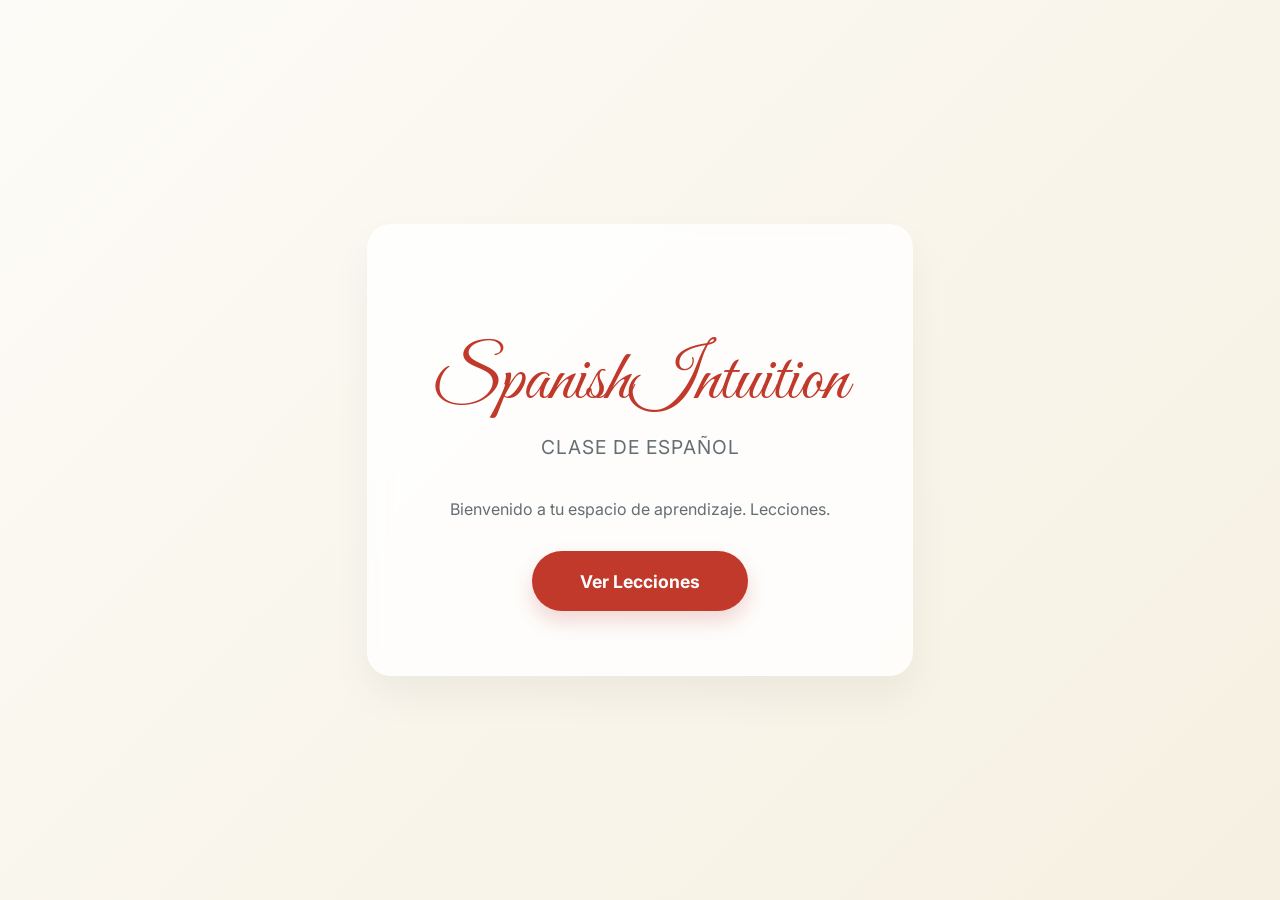
<file: index.html>
<!DOCTYPE html>
<html lang="es">

<head>
    <meta charset="UTF-8">
    <meta name="viewport" content="width=device-width, initial-scale=1.0">
    <title>Clase de español - SpanishIntuition</title>
    <link rel="preconnect" href="https://fonts.googleapis.com">
    <link rel="preconnect" href="https://fonts.gstatic.com" crossorigin>
    <link href="https://fonts.googleapis.com/css2?family=Inter:wght@400;600&family=Great+Vibes&display=swap"
        rel="stylesheet">
    <style>
        :root {
            --primary: #2c3e50;
            --accent: #c0392b;
            --bg: #fdfbf7;
            --text: #2d3436;
            --gradient: linear-gradient(135deg, #fdfbf7 0%, #f5f0e1 100%);
        }

        body {
            font-family: 'Inter', sans-serif;
            background: var(--gradient);
            color: var(--text);
            display: flex;
            justify-content: center;
            align-items: center;
            height: 100vh;
            margin: 0;
            text-align: center;
        }

        .container {
            padding: 4rem;
            background: rgba(255, 255, 255, 0.8);
            backdrop-filter: blur(10px);
            border-radius: 24px;
            box-shadow: 0 20px 40px rgba(0, 0, 0, 0.05);
            max-width: 500px;
            border: 1px solid rgba(255, 255, 255, 0.3);
        }

        h1 {
            font-family: 'Great Vibes', cursive;
            font-size: 4.5rem;
            color: var(--accent);
            margin-bottom: 0.5rem;
            font-weight: 400;
        }

        .subtitle {
            font-size: 1.2rem;
            color: #636e72;
            margin-bottom: 2.5rem;
            letter-spacing: 1px;
            text-transform: uppercase;
        }

        .enter-btn {
            display: inline-block;
            padding: 1.2rem 3rem;
            background-color: var(--accent);
            color: white;
            text-decoration: none;
            border-radius: 50px;
            font-weight: 700;
            font-size: 1.1rem;
            transition: all 0.3s ease;
            box-shadow: 0 10px 20px rgba(192, 57, 43, 0.2);
        }

        .enter-btn:hover {
            transform: translateY(-3px);
            box-shadow: 0 15px 30px rgba(192, 57, 43, 0.3);
            background-color: #a93226;
        }
        @media (max-width: 600px) {
            .container {
                padding: 2.5rem 1.5rem;
                margin: 1rem;
            }
            h1 {
                font-size: 3rem;
            }
            .subtitle {
                font-size: 1rem;
            }
            .enter-btn {
                padding: 1rem 2rem;
                width: 100%;
                box-sizing: border-box;
            }
        }
    </style>
</head>

<body>
    <div class="container">
        <h1>SpanishIntuition</h1>
        <div class="subtitle">Clase de Español</div>
        <p style="margin-bottom: 2rem; color: #636e72;">Bienvenido a tu espacio de aprendizaje. Lecciones.</p>
        <a href="clases/index.html" class="enter-btn">Ver Lecciones</a>
    </div>
</body>

</html>
</file>
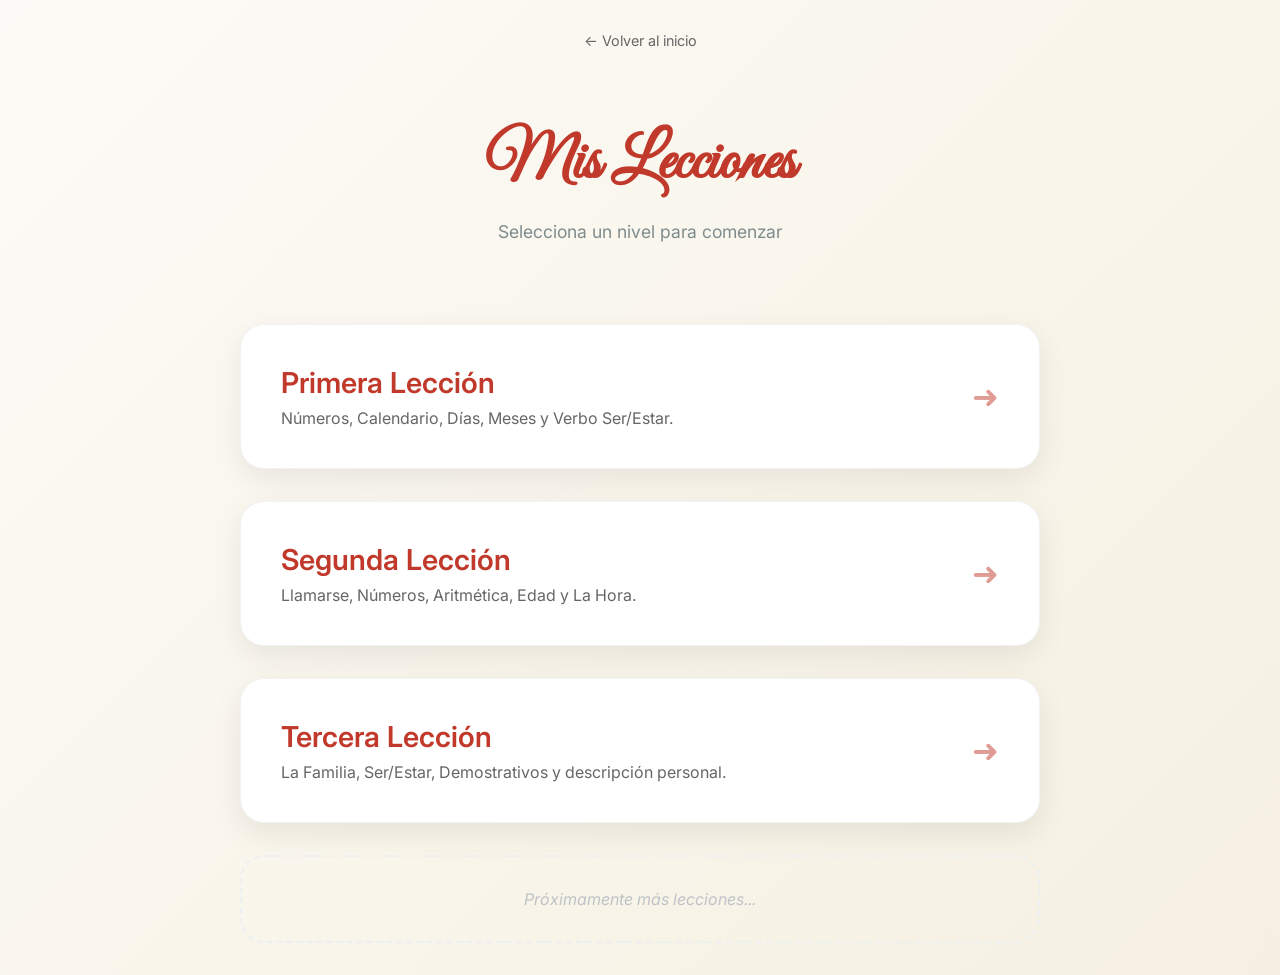
<file: clases/index.html>
<!DOCTYPE html>
<html lang="es">
<head>
    <meta charset="UTF-8">
    <meta name="viewport" content="width=device-width, initial-scale=1.0">
    <title>Lecciones - SpanishIntuition</title>
    <link rel="preconnect" href="https://fonts.googleapis.com">
    <link rel="preconnect" href="https://fonts.gstatic.com" crossorigin>
    <link href="https://fonts.googleapis.com/css2?family=Inter:wght@300;400;600;700&family=Great+Vibes&display=swap" rel="stylesheet">
    <style>
        :root {
            --primary: #2c3e50;
            --accent: #c0392b;
            --bg: #fdfbf7;
            --shadow: 0 10px 30px rgba(0,0,0,0.08);
            --gradient: linear-gradient(135deg, #fdfbf7 0%, #f5f0e1 100%);
        }
        body {
            font-family: 'Inter', sans-serif;
            background: var(--gradient);
            color: var(--primary);
            margin: 0;
            padding: 2rem;
            min-height: 100vh;
            display: flex;
            flex-direction: column;
            align-items: center;
        }
        header {
            text-align: center;
            margin-bottom: 4rem;
        }
        h1 {
            font-family: 'Great Vibes', cursive;
            font-size: 4rem;
            color: var(--accent);
            margin-bottom: 0;
        }
        .back-link {
            text-decoration: none;
            color: #666;
            font-size: 0.9rem;
            margin-bottom: 2rem;
            display: inline-block;
        }
        .entries-container {
            max-width: 800px;
            width: 100%;
            display: grid;
            gap: 2rem;
        }
        .blog-entry {
            background: white;
            padding: 2.5rem;
            border-radius: 24px;
            box-shadow: var(--shadow);
            text-decoration: none;
            color: inherit;
            display: flex;
            justify-content: space-between;
            align-items: center;
            transition: transform 0.3s ease, box-shadow 0.3s ease;
            border: 1px solid rgba(0,0,0,0.05);
        }
        .blog-entry:hover {
            transform: translateY(-5px);
            box-shadow: 0 20px 40px rgba(0,0,0,0.12);
        }
        .entry-content h2 {
            margin: 0;
            color: var(--accent);
            font-size: 1.8rem;
            font-weight: 600;
        }
        .entry-content p {
            margin: 0.5rem 0 0;
            color: #666;
            font-size: 1rem;
        }
        .entry-arrow {
            font-size: 2rem;
            color: var(--accent);
            opacity: 0.5;
            transition: opacity 0.3s;
        }
        .blog-entry:hover .entry-arrow {
            opacity: 1;
        }
        @media (max-width: 600px) {
            body {
                padding: 1rem;
            }
            h1 {
                font-size: 2.8rem;
            }
            .blog-entry {
                padding: 1.5rem;
                flex-direction: column;
                text-align: center;
                gap: 1rem;
            }
            .entry-arrow {
                display: none;
            }
        }
    </style>
</head>
<body>
    <a href="../index.html" class="back-link">← Volver al inicio</a>
    <header>
        <h1>Mis Lecciones</h1>
        <p style="color: #7f8c8d; font-size: 1.1rem;">Selecciona un nivel para comenzar</p>
    </header>

    <div class="entries-container">
        <!-- FIRST LESSON ENTRY -->
        <a href="leccion-1/index.html" class="blog-entry">
            <div class="entry-content">
                <h2>Primera Lección</h2>
                <p>Números, Calendario, Días, Meses y Verbo Ser/Estar.</p>
            </div>
            <div class="entry-arrow">➜</div>
        </a>

        <!-- SECOND LESSON ENTRY -->
        <a href="leccion-2/index.html" class="blog-entry">
            <div class="entry-content">
                <h2>Segunda Lección</h2>
                <p>Llamarse, Números, Aritmética, Edad y La Hora.</p>
            </div>
            <div class="entry-arrow">➜</div>
        </a>

        <!-- THIRD LESSON ENTRY -->
        <a href="leccion-3/index.html" class="blog-entry">
            <div class="entry-content">
                <h2>Tercera Lección</h2>
                <p>La Familia, Ser/Estar, Demostrativos y descripción personal.</p>
            </div>
            <div class="entry-arrow">➜</div>
        </a>
        
        <!-- FUTURE ENTRIES PLACEHOLDER -->
        <div style="text-align: center; padding: 2rem; color: #bdc3c7; font-style: italic; border: 2px dashed #ecf0f1; border-radius: 24px;">
            Próximamente más lecciones...
        </div>
    </div>
</body>
</html>
</file>
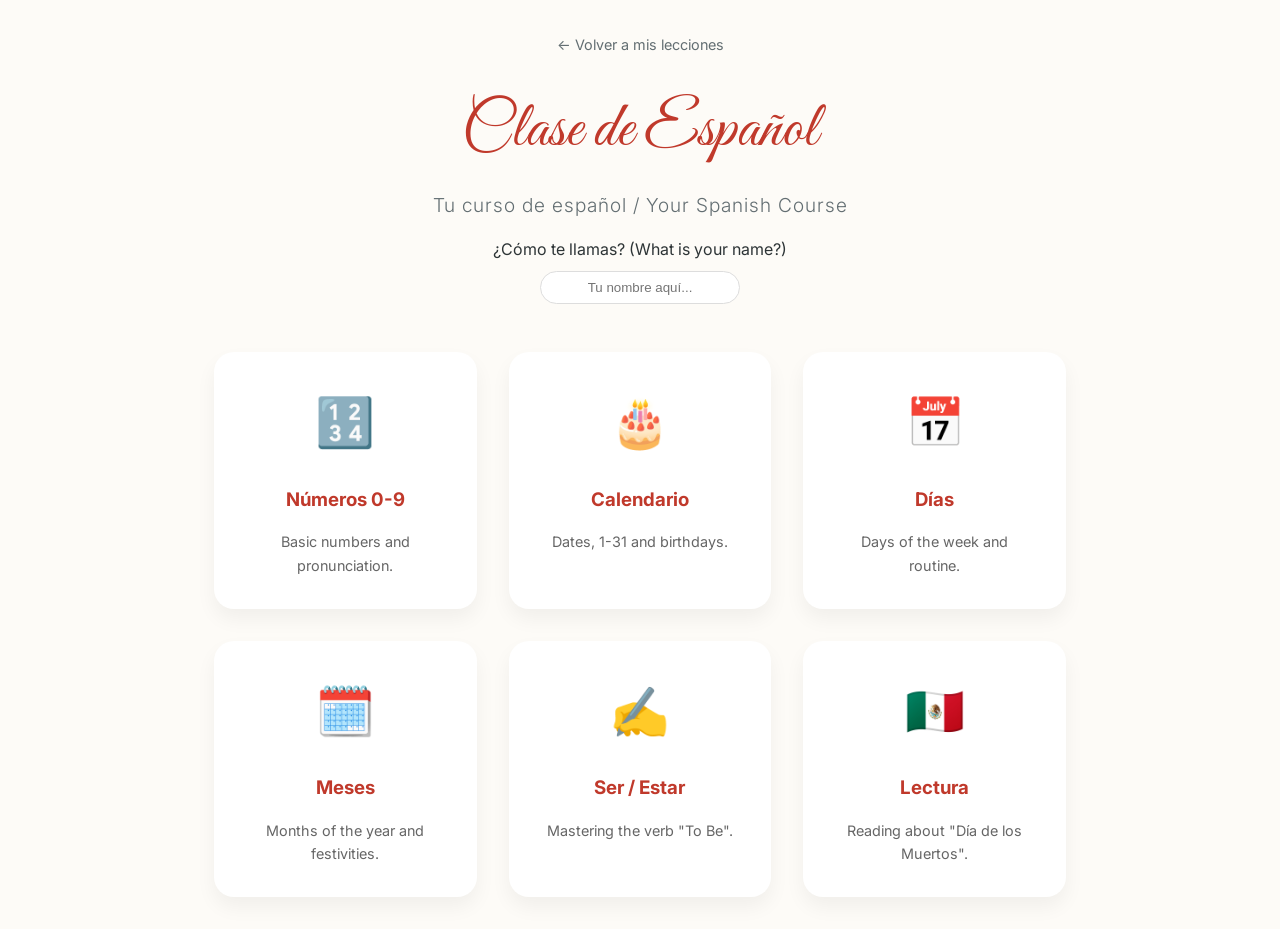
<file: clases/leccion-1/index.html>
<!DOCTYPE html>
<html lang="es">

<head>
    <meta charset="UTF-8">
    <meta name="viewport" content="width=device-width, initial-scale=1.0">
    <title>Clase de Español para Principiantes</title>
    <link rel="preconnect" href="https://fonts.googleapis.com">
    <link rel="preconnect" href="https://fonts.gstatic.com" crossorigin>
    <link href="https://fonts.googleapis.com/css2?family=Inter:wght@300;400;600;700&family=Great+Vibes&display=swap"
        rel="stylesheet">
    <link rel="stylesheet" href="style.css">
</head>

<body>

    <div class="container">
        <header>
            <a href="../index.html" class="back-link">← Volver a mis lecciones</a>
            <h1>Clase de Español</h1>
            <p class="subtitle">Tu curso de español / Your Spanish Course</p>
            <div class="name-input-container" style="margin-top: 1rem;">
                <label for="student-name">¿Cómo te llamas? (What is your name?)</label><br>
                <input type="text" id="student-name" value="" placeholder="Tu nombre aquí..."
                    style="padding: 0.5rem; border-radius: 20px; border: 1px solid #ddd; margin-top: 0.5rem; width: 200px; text-align: center;">
            </div>
        </header>

        <!-- LESSON MENU -->
        <div id="course-menu" class="lesson-grid"
            style="display: grid; grid-template-columns: repeat(auto-fit, minmax(250px, 1fr)); gap: 2rem; margin-top: 3rem;">
            <div class="menu-card" onclick="showLesson(1)"
                style="background: white; padding: 2rem; border-radius: 20px; box-shadow: var(--shadow); cursor: pointer; text-align: center; transition: transform 0.3s;">
                <div style="font-size: 3rem; margin-bottom: 1rem;">🔢</div>
                <h3 style="color: var(--accent-color);">Números 0-9</h3>
                <p style="color: #666; font-size: 0.9rem;">Basic numbers and pronunciation.</p>
            </div>
            <div class="menu-card" onclick="showLesson(2)"
                style="background: white; padding: 2rem; border-radius: 20px; box-shadow: var(--shadow); cursor: pointer; text-align: center; transition: transform 0.3s;">
                <div style="font-size: 3rem; margin-bottom: 1rem;">🎂</div>
                <h3 style="color: var(--accent-color);">Calendario</h3>
                <p style="color: #666; font-size: 0.9rem;">Dates, 1-31 and birthdays.</p>
            </div>
            <div class="menu-card" onclick="showLesson(3)"
                style="background: white; padding: 2rem; border-radius: 20px; box-shadow: var(--shadow); cursor: pointer; text-align: center; transition: transform 0.3s;">
                <div style="font-size: 3rem; margin-bottom: 1rem;">📅</div>
                <h3 style="color: var(--accent-color);">Días</h3>
                <p style="color: #666; font-size: 0.9rem;">Days of the week and routine.</p>
            </div>
            <div class="menu-card" onclick="showLesson(4)"
                style="background: white; padding: 2rem; border-radius: 20px; box-shadow: var(--shadow); cursor: pointer; text-align: center; transition: transform 0.3s;">
                <div style="font-size: 3rem; margin-bottom: 1rem;">🗓️</div>
                <h3 style="color: var(--accent-color);">Meses</h3>
                <p style="color: #666; font-size: 0.9rem;">Months of the year and festivities.</p>
            </div>
            <div class="menu-card" onclick="showLesson(5)"
                style="background: white; padding: 2rem; border-radius: 20px; box-shadow: var(--shadow); cursor: pointer; text-align: center; transition: transform 0.3s;">
                <div style="font-size: 3rem; margin-bottom: 1rem;">✍️</div>
                <h3 style="color: var(--accent-color);">Ser / Estar</h3>
                <p style="color: #666; font-size: 0.9rem;">Mastering the verb "To Be".</p>
            </div>
            <div class="menu-card" onclick="showLesson(6)"
                style="background: white; padding: 2rem; border-radius: 20px; box-shadow: var(--shadow); cursor: pointer; text-align: center; transition: transform 0.3s;">
                <div style="font-size: 3rem; margin-bottom: 1rem;">🇲🇽</div>
                <h3 style="color: var(--accent-color);">Lectura</h3>
                <p style="color: #666; font-size: 0.9rem;">Reading about "Día de los Muertos".</p>
            </div>
        </div>

        <nav class="lesson-nav" style="display: none; margin-top: 2rem;">
            <button class="nav-btn" onclick="goToMenu()">🏠 Menú de Lecciones</button>
            <button class="nav-btn" onclick="speak('¡Hola! El audio está activado.', 'es-ES', 1.0, 1.2)"
                style="background-color: #ecf0f1; color: #7f8c8d;">🔊 Probar Sonido</button>
        </nav>

        <!-- LESSON 1: NUMBERS 0-9 -->
        <div id="lesson1" class="lesson-card">
            <button onclick="goToMenu()"
                style="border: none; background: none; color: var(--secondary-accent); cursor: pointer; margin-bottom: 1rem; font-weight: 600;">←
                Volver al menú</button>
            <h2>Los Números (0-9)</h2>
            <div class="explanation">
                <p><strong>English:</strong> Let's start with the basic digits. Drag the Spanish word to the correct
                    number.</p>
            </div>

            <div class="numbers-grid"
                style="display: grid; grid-template-columns: repeat(auto-fill, minmax(140px, 1fr)); gap: 10px; margin-bottom: 2rem;">
                <div class="number-box"
                    style="padding: 10px; border: 1px solid #eee; border-radius: 8px; display: flex; align-items: center; justify-content: space-between;">
                    <span>0. Cero</span> <button onclick="speak('Cero', 'es-ES')"
                        style="background:none; border:none; cursor:pointer; font-size:1.2rem;">🔊</button>
                </div>
                <div class="number-box"
                    style="padding: 10px; border: 1px solid #eee; border-radius: 8px; display: flex; align-items: center; justify-content: space-between;">
                    <span>1. Uno</span> <button onclick="speak('Uno', 'es-ES')"
                        style="background:none; border:none; cursor:pointer; font-size:1.2rem;">🔊</button>
                </div>
                <div class="number-box"
                    style="padding: 10px; border: 1px solid #eee; border-radius: 8px; display: flex; align-items: center; justify-content: space-between;">
                    <span>2. Dos</span> <button onclick="speak('Dos', 'es-ES')"
                        style="background:none; border:none; cursor:pointer; font-size:1.2rem;">🔊</button>
                </div>
                <div class="number-box"
                    style="padding: 10px; border: 1px solid #eee; border-radius: 8px; display: flex; align-items: center; justify-content: space-between;">
                    <span>3. Tres</span> <button onclick="speak('Tres', 'es-ES')"
                        style="background:none; border:none; cursor:pointer; font-size:1.2rem;">🔊</button>
                </div>
                <div class="number-box"
                    style="padding: 10px; border: 1px solid #eee; border-radius: 8px; display: flex; align-items: center; justify-content: space-between;">
                    <span>4. Cuatro</span> <button onclick="speak('Cuatro', 'es-ES')"
                        style="background:none; border:none; cursor:pointer; font-size:1.2rem;">🔊</button>
                </div>
                <div class="number-box"
                    style="padding: 10px; border: 1px solid #eee; border-radius: 8px; display: flex; align-items: center; justify-content: space-between;">
                    <span>5. Cinco</span> <button onclick="speak('Cinco', 'es-ES')"
                        style="background:none; border:none; cursor:pointer; font-size:1.2rem;">🔊</button>
                </div>
                <div class="number-box"
                    style="padding: 10px; border: 1px solid #eee; border-radius: 8px; display: flex; align-items: center; justify-content: space-between;">
                    <span>6. Seis</span> <button onclick="speak('Seis', 'es-ES')"
                        style="background:none; border:none; cursor:pointer; font-size:1.2rem;">🔊</button>
                </div>
                <div class="number-box"
                    style="padding: 10px; border: 1px solid #eee; border-radius: 8px; display: flex; align-items: center; justify-content: space-between;">
                    <span>7. Siete</span> <button onclick="speak('Siete', 'es-ES')"
                        style="background:none; border:none; cursor:pointer; font-size:1.2rem;">🔊</button>
                </div>
                <div class="number-box"
                    style="padding: 10px; border: 1px solid #eee; border-radius: 8px; display: flex; align-items: center; justify-content: space-between;">
                    <span>8. Ocho</span> <button onclick="speak('Ocho', 'es-ES')"
                        style="background:none; border:none; cursor:pointer; font-size:1.2rem;">🔊</button>
                </div>
                <div class="number-box"
                    style="padding: 10px; border: 1px solid #eee; border-radius: 8px; display: flex; align-items: center; justify-content: space-between;">
                    <span>9. Nueve</span> <button onclick="speak('Nueve', 'es-ES')"
                        style="background:none; border:none; cursor:pointer; font-size:1.2rem;">🔊</button>
                </div>
            </div>

            <div class="exercise-container">
                <h3>¡Practica! / Practice!</h3>
                <p>Arrastra el nombre al número correcto / Drag the name to the correct number:</p>
                <div class="drop-zones" id="numbers-drops">
                    <div class="drop-item" data-match="cinco"><span class="drop-label">5</span></div>
                    <div class="drop-item" data-match="ocho"><span class="drop-label">8</span></div>
                    <div class="drop-item" data-match="seis"><span class="drop-label">6</span></div>
                    <div class="drop-item" data-match="nueve"><span class="drop-label">9</span></div>
                    <div class="drop-item" data-match="siete"><span class="drop-label">7</span></div>
                </div>
                <div class="draggables" id="numbers-drags">
                    <div class="draggable" draggable="true" id="cinco">Cinco</div>
                    <div class="draggable" draggable="true" id="seis">Seis</div>
                    <div class="draggable" draggable="true" id="siete">Siete</div>
                    <div class="draggable" draggable="true" id="ocho">Ocho</div>
                    <div class="draggable" draggable="true" id="nueve">Nueve</div>
                </div>
                <p class="feedback" id="feedback1"></p>
            </div>
        </div>

        <!-- LESSON 2: NUMBERS 1-31 (BIRTHDAYS) -->
        <div id="lesson2" class="lesson-card">
            <button onclick="goToMenu()"
                style="border: none; background: none; color: var(--secondary-accent); cursor: pointer; margin-bottom: 1rem; font-weight: 600;">←
                Volver al menú</button>
            <h2>Números 1-31 y Fechas</h2>
            <div class="explanation">
                <p><strong>English:</strong> Here are all the numbers you need for the days of the month. Click the 🔊
                    icon to hear them.</p>
            </div>

            <div class="numbers-grid"
                style="display: grid; grid-template-columns: repeat(auto-fill, minmax(140px, 1fr)); gap: 10px; margin-bottom: 2rem;">
                <!-- Numbers will be populated or listed here -->
                <div class="number-box"
                    style="padding: 10px; border: 1px solid #eee; border-radius: 8px; display: flex; align-items: center; justify-content: space-between;">
                    <span>1. Uno</span> <button onclick="speak('Uno', 'es-ES')"
                        style="background:none; border:none; cursor:pointer; font-size:1.2rem;">🔊</button>
                </div>
                <div class="number-box"
                    style="padding: 10px; border: 1px solid #eee; border-radius: 8px; display: flex; align-items: center; justify-content: space-between;">
                    <span>2. Dos</span> <button onclick="speak('Dos', 'es-ES')"
                        style="background:none; border:none; cursor:pointer; font-size:1.2rem;">🔊</button>
                </div>
                <div class="number-box"
                    style="padding: 10px; border: 1px solid #eee; border-radius: 8px; display: flex; align-items: center; justify-content: space-between;">
                    <span>3. Tres</span> <button onclick="speak('Tres', 'es-ES')"
                        style="background:none; border:none; cursor:pointer; font-size:1.2rem;">🔊</button>
                </div>
                <div class="number-box"
                    style="padding: 10px; border: 1px solid #eee; border-radius: 8px; display: flex; align-items: center; justify-content: space-between;">
                    <span>4. Cuatro</span> <button onclick="speak('Cuatro', 'es-ES')"
                        style="background:none; border:none; cursor:pointer; font-size:1.2rem;">🔊</button>
                </div>
                <div class="number-box"
                    style="padding: 10px; border: 1px solid #eee; border-radius: 8px; display: flex; align-items: center; justify-content: space-between;">
                    <span>5. Cinco</span> <button onclick="speak('Cinco', 'es-ES')"
                        style="background:none; border:none; cursor:pointer; font-size:1.2rem;">🔊</button>
                </div>
                <div class="number-box"
                    style="padding: 10px; border: 1px solid #eee; border-radius: 8px; display: flex; align-items: center; justify-content: space-between;">
                    <span>6. Seis</span> <button onclick="speak('Seis', 'es-ES')"
                        style="background:none; border:none; cursor:pointer; font-size:1.2rem;">🔊</button>
                </div>
                <div class="number-box"
                    style="padding: 10px; border: 1px solid #eee; border-radius: 8px; display: flex; align-items: center; justify-content: space-between;">
                    <span>7. Siete</span> <button onclick="speak('Siete', 'es-ES')"
                        style="background:none; border:none; cursor:pointer; font-size:1.2rem;">🔊</button>
                </div>
                <div class="number-box"
                    style="padding: 10px; border: 1px solid #eee; border-radius: 8px; display: flex; align-items: center; justify-content: space-between;">
                    <span>8. Ocho</span> <button onclick="speak('Ocho', 'es-ES')"
                        style="background:none; border:none; cursor:pointer; font-size:1.2rem;">🔊</button>
                </div>
                <div class="number-box"
                    style="padding: 10px; border: 1px solid #eee; border-radius: 8px; display: flex; align-items: center; justify-content: space-between;">
                    <span>9. Nueve</span> <button onclick="speak('Nueve', 'es-ES')"
                        style="background:none; border:none; cursor:pointer; font-size:1.2rem;">🔊</button>
                </div>
                <div class="number-box"
                    style="padding: 10px; border: 1px solid #eee; border-radius: 8px; display: flex; align-items: center; justify-content: space-between;">
                    <span>10. Diez</span> <button onclick="speak('Diez', 'es-ES')"
                        style="background:none; border:none; cursor:pointer; font-size:1.2rem;">🔊</button>
                </div>
                <div class="number-box"
                    style="padding: 10px; border: 1px solid #eee; border-radius: 8px; display: flex; align-items: center; justify-content: space-between;">
                    <span>11. Once</span> <button onclick="speak('Once', 'es-ES')"
                        style="background:none; border:none; cursor:pointer; font-size:1.2rem;">🔊</button>
                </div>
                <div class="number-box"
                    style="padding: 10px; border: 1px solid #eee; border-radius: 8px; display: flex; align-items: center; justify-content: space-between;">
                    <span>12. Doce</span> <button onclick="speak('Doce', 'es-ES')"
                        style="background:none; border:none; cursor:pointer; font-size:1.2rem;">🔊</button>
                </div>
                <div class="number-box"
                    style="padding: 10px; border: 1px solid #eee; border-radius: 8px; display: flex; align-items: center; justify-content: space-between;">
                    <span>13. Trece</span> <button onclick="speak('Trece', 'es-ES')"
                        style="background:none; border:none; cursor:pointer; font-size:1.2rem;">🔊</button>
                </div>
                <div class="number-box"
                    style="padding: 10px; border: 1px solid #eee; border-radius: 8px; display: flex; align-items: center; justify-content: space-between;">
                    <span>14. Catorce</span> <button onclick="speak('Catorce', 'es-ES')"
                        style="background:none; border:none; cursor:pointer; font-size:1.2rem;">🔊</button>
                </div>
                <div class="number-box"
                    style="padding: 10px; border: 1px solid #eee; border-radius: 8px; display: flex; align-items: center; justify-content: space-between;">
                    <span>15. Quince</span> <button onclick="speak('Quince', 'es-ES')"
                        style="background:none; border:none; cursor:pointer; font-size:1.2rem;">🔊</button>
                </div>
                <div class="number-box"
                    style="padding: 10px; border: 1px solid #eee; border-radius: 8px; display: flex; align-items: center; justify-content: space-between;">
                    <span>16. Dieciséis</span> <button onclick="speak('Dieciséis', 'es-ES')"
                        style="background:none; border:none; cursor:pointer; font-size:1.2rem;">🔊</button>
                </div>
                <div class="number-box"
                    style="padding: 10px; border: 1px solid #eee; border-radius: 8px; display: flex; align-items: center; justify-content: space-between;">
                    <span>17. Diecisiete</span> <button onclick="speak('Diecisiete', 'es-ES')"
                        style="background:none; border:none; cursor:pointer; font-size:1.2rem;">🔊</button>
                </div>
                <div class="number-box"
                    style="padding: 10px; border: 1px solid #eee; border-radius: 8px; display: flex; align-items: center; justify-content: space-between;">
                    <span>18. Dieciocho</span> <button onclick="speak('Dieciocho', 'es-ES')"
                        style="background:none; border:none; cursor:pointer; font-size:1.2rem;">🔊</button>
                </div>
                <div class="number-box"
                    style="padding: 10px; border: 1px solid #eee; border-radius: 8px; display: flex; align-items: center; justify-content: space-between;">
                    <span>19. Diecinueve</span> <button onclick="speak('Diecinueve', 'es-ES')"
                        style="background:none; border:none; cursor:pointer; font-size:1.2rem;">🔊</button>
                </div>
                <div class="number-box"
                    style="padding: 10px; border: 1px solid #eee; border-radius: 8px; display: flex; align-items: center; justify-content: space-between;">
                    <span>20. Veinte</span> <button onclick="speak('Veinte', 'es-ES')"
                        style="background:none; border:none; cursor:pointer; font-size:1.2rem;">🔊</button>
                </div>
                <div class="number-box"
                    style="padding: 10px; border: 1px solid #eee; border-radius: 8px; display: flex; align-items: center; justify-content: space-between;">
                    <span>21. Veintiuno</span> <button onclick="speak('Veintiuno', 'es-ES')"
                        style="background:none; border:none; cursor:pointer; font-size:1.2rem;">🔊</button>
                </div>
                <div class="number-box"
                    style="padding: 10px; border: 1px solid #eee; border-radius: 8px; display: flex; align-items: center; justify-content: space-between;">
                    <span>22. Veintidós</span> <button onclick="speak('Veintidós', 'es-ES')"
                        style="background:none; border:none; cursor:pointer; font-size:1.2rem;">🔊</button>
                </div>
                <div class="number-box"
                    style="padding: 10px; border: 1px solid #eee; border-radius: 8px; display: flex; align-items: center; justify-content: space-between;">
                    <span>23. Veintitrés</span> <button onclick="speak('Veintitrés', 'es-ES')"
                        style="background:none; border:none; cursor:pointer; font-size:1.2rem;">🔊</button>
                </div>
                <div class="number-box"
                    style="padding: 10px; border: 1px solid #eee; border-radius: 8px; display: flex; align-items: center; justify-content: space-between;">
                    <span>24. Veinticuatro</span> <button onclick="speak('Veinticuatro', 'es-ES')"
                        style="background:none; border:none; cursor:pointer; font-size:1.2rem;">🔊</button>
                </div>
                <div class="number-box"
                    style="padding: 10px; border: 1px solid #eee; border-radius: 8px; display: flex; align-items: center; justify-content: space-between;">
                    <span>25. Veinticinco</span> <button onclick="speak('Veinticinco', 'es-ES')"
                        style="background:none; border:none; cursor:pointer; font-size:1.2rem;">🔊</button>
                </div>
                <div class="number-box"
                    style="padding: 10px; border: 1px solid #eee; border-radius: 8px; display: flex; align-items: center; justify-content: space-between;">
                    <span>26. Veintiséis</span> <button onclick="speak('Veintiséis', 'es-ES')"
                        style="background:none; border:none; cursor:pointer; font-size:1.2rem;">🔊</button>
                </div>
                <div class="number-box"
                    style="padding: 10px; border: 1px solid #eee; border-radius: 8px; display: flex; align-items: center; justify-content: space-between;">
                    <span>27. Veintisiete</span> <button onclick="speak('Veintisiete', 'es-ES')"
                        style="background:none; border:none; cursor:pointer; font-size:1.2rem;">🔊</button>
                </div>
                <div class="number-box"
                    style="padding: 10px; border: 1px solid #eee; border-radius: 8px; display: flex; align-items: center; justify-content: space-between;">
                    <span>28. Veintiocho</span> <button onclick="speak('Veintiocho', 'es-ES')"
                        style="background:none; border:none; cursor:pointer; font-size:1.2rem;">🔊</button>
                </div>
                <div class="number-box"
                    style="padding: 10px; border: 1px solid #eee; border-radius: 8px; display: flex; align-items: center; justify-content: space-between;">
                    <span>29. Veintinueve</span> <button onclick="speak('Veintinueve', 'es-ES')"
                        style="background:none; border:none; cursor:pointer; font-size:1.2rem;">🔊</button>
                </div>
                <div class="number-box"
                    style="padding: 10px; border: 1px solid #eee; border-radius: 8px; display: flex; align-items: center; justify-content: space-between;">
                    <span>30. Treinta</span> <button onclick="speak('Treinta', 'es-ES')"
                        style="background:none; border:none; cursor:pointer; font-size:1.2rem;">🔊</button>
                </div>
                <div class="number-box"
                    style="padding: 10px; border: 1px solid #eee; border-radius: 8px; display: flex; align-items: center; justify-content: space-between;">
                    <span>31. Treinta y uno</span> <button onclick="speak('Treinta y uno', 'es-ES')"
                        style="background:none; border:none; cursor:pointer; font-size:1.2rem;">🔊</button>
                </div>
            </div>

            <h3>Ejemplos de Fechas / Date Examples</h3>
            <div class="date-examples"
                style="background: #fdfbf7; padding: 1.5rem; border-radius: 12px; border: 1px solid #eee; margin-bottom: 2rem;">
                <div class="example-row" style="margin-bottom: 1rem; display: flex; align-items: center; gap: 1rem;">
                    <button onclick="speak('Hoy es el uno de mayo', 'es-ES')"
                        style="background:none; border:none; cursor:pointer; font-size:1.5rem;">🔊</button>
                    <div>
                        <p style="font-weight: 600;">Hoy es el uno de mayo.</p>
                        <p style="color: #666; font-size: 0.9rem;">Today is May 1st.</p>
                    </div>
                </div>
                <div class="example-row" style="margin-bottom: 1rem; display: flex; align-items: center; gap: 1rem;">
                    <button onclick="speak('Mi cumpleaños es el quince de junio', 'es-ES')"
                        style="background:none; border:none; cursor:pointer; font-size:1.5rem;">🔊</button>
                    <div>
                        <p style="font-weight: 600;">Mi cumpleaños es el quince de junio.</p>
                        <p style="color: #666; font-size: 0.9rem;">My birthday is June 15th.</p>
                    </div>
                </div>
                <div class="example-row" style="margin-bottom: 1rem; display: flex; align-items: center; gap: 1rem;">
                    <button onclick="speak('Navidad es el veinticinco de diciembre', 'es-ES')"
                        style="background:none; border:none; cursor:pointer; font-size:1.5rem;">🔊</button>
                    <div>
                        <p style="font-weight: 600;">Navidad es el veinticinco de diciembre.</p>
                        <p style="color: #666; font-size: 0.9rem;">Christmas is December 25th.</p>
                    </div>
                </div>
            </div>

            <h3>Práctica de Cumpleaños / Birthday Practice</h3>
            <p><em>Escucha y repite / Listen and repeat:</em></p>
            <div class="date-examples"
                style="background: #f0f4f8; padding: 1.5rem; border-radius: 12px; border: 1px solid #d1d8e0; margin-bottom: 2rem;">
                <div class="example-row" style="margin-bottom: 1rem; display: flex; align-items: center; gap: 1rem;">
                    <button onclick="speak('El cumpleaños de mi hija es el doce de marzo', 'es-ES')"
                        style="background:none; border:none; cursor:pointer; font-size:1.5rem;">🔊</button>
                    <div>
                        <p style="font-weight: 600;">El cumpleaños de mi hija es el 12 de marzo.</p>
                        <p style="color: #666; font-size: 0.9rem;">My daughter's birthday is March 12th.</p>
                    </div>
                </div>
                <div class="example-row" style="margin-bottom: 1rem; display: flex; align-items: center; gap: 1rem;">
                    <button onclick="speak('El cumpleaños de mi marido es el veintiocho de septiembre', 'es-ES')"
                        style="background:none; border:none; cursor:pointer; font-size:1.5rem;">🔊</button>
                    <div>
                        <p style="font-weight: 600;">El cumpleaños de mi marido es el 28 de septiembre.</p>
                        <p style="color: #666; font-size: 0.9rem;">My husband's birthday is September 28th.</p>
                    </div>
                </div>
                <div class="example-row" style="margin-bottom: 1rem; display: flex; align-items: center; gap: 1rem;">
                    <button onclick="speak('Mi cumpleaños es el cuatro de julio', 'es-ES')"
                        style="background:none; border:none; cursor:pointer; font-size:1.5rem;">🔊</button>
                    <div>
                        <p style="font-weight: 600;">Mi cumpleaños es el 4 de julio.</p>
                        <p style="color: #666; font-size: 0.9rem;">My birthday is July 4th.</p>
                    </div>
                </div>
                <div class="example-row" style="margin-bottom: 1rem; display: flex; align-items: center; gap: 1rem;">
                    <button onclick="speak('El cumpleaños de mi yerno es el veinte de abril', 'es-ES')"
                        style="background:none; border:none; cursor:pointer; font-size:1.5rem;">🔊</button>
                    <div>
                        <p style="font-weight: 600;">El cumpleaños de mi yerno es el 20 de abril.</p>
                        <p style="color: #666; font-size: 0.9rem;">My son-in-law's birthday is April 20th.</p>
                    </div>
                </div>
                <div class="example-row" style="margin-bottom: 1rem; display: flex; align-items: center; gap: 1rem;">
                    <button onclick="speak('El cumpleaños de mi mejor amiga es el diecinueve de agosto', 'es-ES')"
                        style="background:none; border:none; cursor:pointer; font-size:1.5rem;">🔊</button>
                    <div>
                        <p style="font-weight: 600;">El cumpleaños de mi mejor amiga es el 19 de agosto.</p>
                        <p style="color: #666; font-size: 0.9rem;">My best friend's birthday is August 19th.</p>
                    </div>
                </div>
            </div>

            <div class="exercise-container">
                <h3>La familia / The family</h3>
                <p>Relaciona los nombres (Drag the names):</p>
                <div class="drop-zones">
                    <div class="drop-item" data-match="yerno"><span class="drop-label">Son-in-law</span></div>
                    <div class="drop-item" data-match="hija"><span class="drop-label">Daughter</span></div>
                    <div class="drop-item" data-match="yo"><span class="drop-label">Me</span></div>
                    <div class="drop-item" data-match="marido"><span class="drop-label">Husband</span></div>
                </div>
                <div class="draggables">
                    <div class="draggable" draggable="true" id="marido">Marido</div>
                    <div class="draggable" draggable="true" id="yo">Yo</div>
                    <div class="draggable" draggable="true" id="yerno">Yerno</div>
                    <div class="draggable" draggable="true" id="hija">Hija</div>
                </div>
            </div>
        </div>

        <!-- LESSON 3: DAYS OF THE WEEK -->
        <div id="lesson3" class="lesson-card">
            <button onclick="goToMenu()"
                style="border: none; background: none; color: var(--secondary-accent); cursor: pointer; margin-bottom: 1rem; font-weight: 600;">←
                Volver al menú</button>
            <h2>Los Días de la Semana</h2>
            <div class="explanation">
                <p><strong>English:</strong> Days of the week in Spanish are masculine (El lunes, el martes...). They
                    are not capitalized.</p>
            </div>

            <div class="bilingual-block">
                <ul class="vocab-list">
                    <li>Lunes (Monday) <button onclick="speak('Lunes', 'es-ES')"
                            style="background:none; border:none; cursor:pointer;">🔊</button></li>
                    <li>Martes (Tuesday) <button onclick="speak('Martes', 'es-ES')"
                            style="background:none; border:none; cursor:pointer;">🔊</button></li>
                    <li>Miércoles (Wednesday) <button onclick="speak('Miércoles', 'es-ES')"
                            style="background:none; border:none; cursor:pointer;">🔊</button></li>
                    <li>Jueves (Thursday) <button onclick="speak('Jueves', 'es-ES')"
                            style="background:none; border:none; cursor:pointer;">🔊</button></li>
                    <li>Viernes (Friday) <button onclick="speak('Viernes', 'es-ES')"
                            style="background:none; border:none; cursor:pointer;">🔊</button></li>
                    <li>Sábado (Saturday) <button onclick="speak('Sábado', 'es-ES')"
                            style="background:none; border:none; cursor:pointer;">🔊</button></li>
                    <li>Domingo (Sunday) <button onclick="speak('Domingo', 'es-ES')"
                            style="background:none; border:none; cursor:pointer;">🔊</button></li>
                </ul>
            </div>

            <!-- NUEVO EJERCICIO DE ESCRITURA -->
            <div class="exercise-container writing-exercise"
                style="margin-top: 1.5rem; border-top: 1px dashed #ddd; padding-top: 1.5rem;">
                <h3 style="color: var(--secondary-accent); font-size: 1rem; margin-bottom: 0.5rem;">✍️ ¡Ahora escribe! /
                    Now write!</h3>
                <p style="font-size: 0.85rem; color: #666; margin-bottom: 1rem;">Escribe el nombre del día en español
                    (No te preocupes por las mayúsculas):</p>

                <div class="writing-grid"
                    style="display: grid; grid-template-columns: repeat(auto-fit, minmax(140px, 1fr)); gap: 10px;">
                    <div class="writing-item"
                        style="background: #f8f9fa; padding: 8px; border-radius: 10px; border: 1px solid #eee;">
                        <span style="font-size: 0.75rem; color: #888; display: block;">Wednesday</span>
                        <input type="text" class="day-input" data-answer="miércoles" placeholder="..."
                            style="width: 100%; border: 1px solid #ccc; border-radius: 5px; padding: 4px 8px; font-size: 0.9rem; margin-top: 4px;">
                    </div>
                    <div class="writing-item"
                        style="background: #f8f9fa; padding: 8px; border-radius: 10px; border: 1px solid #eee;">
                        <span style="font-size: 0.75rem; color: #888; display: block;">Friday</span>
                        <input type="text" class="day-input" data-answer="viernes" placeholder="..."
                            style="width: 100%; border: 1px solid #ccc; border-radius: 5px; padding: 4px 8px; font-size: 0.9rem; margin-top: 4px;">
                    </div>
                    <div class="writing-item"
                        style="background: #f8f9fa; padding: 8px; border-radius: 10px; border: 1px solid #eee;">
                        <span style="font-size: 0.75rem; color: #888; display: block;">Monday</span>
                        <input type="text" class="day-input" data-answer="lunes" placeholder="..."
                            style="width: 100%; border: 1px solid #ccc; border-radius: 5px; padding: 4px 8px; font-size: 0.9rem; margin-top: 4px;">
                    </div>
                    <div class="writing-item"
                        style="background: #f8f9fa; padding: 8px; border-radius: 10px; border: 1px solid #eee;">
                        <span style="font-size: 0.75rem; color: #888; display: block;">Sunday</span>
                        <input type="text" class="day-input" data-answer="domingo" placeholder="..."
                            style="width: 100%; border: 1px solid #ccc; border-radius: 5px; padding: 4px 8px; font-size: 0.9rem; margin-top: 4px;">
                    </div>
                    <div class="writing-item"
                        style="background: #f8f9fa; padding: 8px; border-radius: 10px; border: 1px solid #eee;">
                        <span style="font-size: 0.75rem; color: #888; display: block;">Tuesday</span>
                        <input type="text" class="day-input" data-answer="martes" placeholder="..."
                            style="width: 100%; border: 1px solid #ccc; border-radius: 5px; padding: 4px 8px; font-size: 0.9rem; margin-top: 4px;">
                    </div>
                    <div class="writing-item"
                        style="background: #f8f9fa; padding: 8px; border-radius: 10px; border: 1px solid #eee;">
                        <span style="font-size: 0.75rem; color: #888; display: block;">Saturday</span>
                        <input type="text" class="day-input" data-answer="sábado" placeholder="..."
                            style="width: 100%; border: 1px solid #ccc; border-radius: 5px; padding: 4px 8px; font-size: 0.9rem; margin-top: 4px;">
                    </div>
                    <div class="writing-item"
                        style="background: #f8f9fa; padding: 8px; border-radius: 10px; border: 1px solid #eee;">
                        <span style="font-size: 0.75rem; color: #888; display: block;">Thursday</span>
                        <input type="text" class="day-input" data-answer="jueves" placeholder="..."
                            style="width: 100%; border: 1px solid #ccc; border-radius: 5px; padding: 4px 8px; font-size: 0.9rem; margin-top: 4px;">
                    </div>
                </div>

                <div style="margin-top: 1.5rem; text-align: center;">
                    <button class="nav-btn" onclick="checkDaysWriting()"
                        style="background: var(--accent-color); color: white; border: none; padding: 8px 20px; border-radius: 20px; font-weight: 600; cursor: pointer; font-size: 0.9rem;">Comprobar
                        respuestas</button>
                    <p class="feedback" id="feedback-days-writing"
                        style="margin-top: 10px; font-size: 0.9rem; font-weight: 600; min-height: 20px;"></p>
                </div>
            </div>

            <!-- EJERCICIO DINÁMICO DE DÍAS DE LA SEMANA -->
            <style>
                .calendar-exercise-box {
                    padding: 15px;
                    background: #fff;
                    border-radius: 12px;
                    box-shadow: var(--shadow);
                    border: 1px solid #eee;
                    font-family: 'Inter', sans-serif;
                    margin: 1rem 0;
                    width: 100%;
                    max-width: 800px;
                    /* Ocupa más espacio en desktop */
                }

                .calendar-exercise-box h3 {
                    margin: 0 0 8px 0;
                    color: var(--secondary-accent);
                    font-size: 1.1rem;
                }

                .calendar-exercise-box .sub {
                    font-size: 0.85rem;
                    margin: 0 0 12px 0;
                    color: #666;
                }

                .calendar-exercise-box .challenges-list {
                    display: flex;
                    flex-direction: column;
                    gap: 8px;
                    margin-bottom: 15px;
                }

                .calendar-exercise-box .calendar-row {
                    display: flex;
                    align-items: center;
                    gap: 12px;
                }

                .calendar-exercise-box .row-number {
                    font-weight: bold;
                    color: var(--accent-color);
                    width: 20px;
                    font-size: 0.9rem;
                    text-align: right;
                }

                .calendar-exercise-box .calendar-grid {
                    display: grid;
                    grid-template-columns: repeat(7, 1fr);
                    gap: 5px;
                    flex: 1;
                    max-width: 650px;
                    /* Anchura suficiente para nombres enteros */
                    background: #f1f3f5;
                    padding: 8px;
                    border-radius: 8px;
                }

                .calendar-exercise-box .calendar-day-fixed,
                .calendar-exercise-box .calendar-slot {
                    height: 32px;
                    /* Más alto para que quepa el texto */
                    border-radius: 6px;
                    display: flex;
                    align-items: center;
                    justify-content: center;
                    font-size: 0.75rem;
                    font-weight: 600;
                    text-align: center;
                }

                .calendar-exercise-box .calendar-day-fixed {
                    background: #fff;
                    border: 1px solid #dee2e6;
                    color: #495057;
                }

                .calendar-exercise-box .calendar-slot {
                    background: #e7f5ff;
                    border: 2px dashed #339af0;
                    color: #1971c2;
                    transition: all 0.2s;
                    cursor: pointer;
                }

                .calendar-exercise-box .calendar-slot.drag-over {
                    background: #d0ebff;
                    border-style: solid;
                    transform: scale(1.02);
                }

                .calendar-exercise-box .calendar-slot.filled {
                    background: #ebfbee;
                    border: 2px solid #40c057;
                    color: #2b8a3e;
                    font-weight: 800;
                }

                .calendar-exercise-box .calendar-slot.wrong {
                    background: #fff5f5;
                    border: 2px solid #fa5252;
                    animation: shake 0.4s;
                }

                @keyframes shake {

                    0%,
                    100% {
                        transform: translateX(0);
                    }

                    20%,
                    60% {
                        transform: translateX(-5px);
                    }

                    40%,
                    80% {
                        transform: translateX(5px);
                    }
                }

                .calendar-exercise-box .draggables {
                    display: flex;
                    flex-wrap: wrap;
                    gap: 10px;
                    justify-content: center;
                    margin-top: 15px;
                    padding: 15px;
                    background: #fdfbf7;
                    border: 1px dashed #adb5bd;
                    border-radius: 12px;
                }

                .calendar-exercise-box .draggable {
                    padding: 6px 16px;
                    font-size: 0.9rem;
                    background: white;
                    border-radius: 20px;
                    border: 1px solid #ced4da;
                    cursor: grab;
                    box-shadow: 0 2px 4px rgba(0, 0, 0, 0.1);
                    user-select: none;
                    transition: 0.2s;
                }

                .calendar-exercise-box .draggable:hover {
                    transform: translateY(-2px);
                    box-shadow: 0 4px 8px rgba(0, 0, 0, 0.1);
                    border-color: var(--accent-color);
                }

                .calendar-exercise-box .draggable:active {
                    cursor: grabbing;
                }

                .calendar-exercise-box .feedback {
                    margin-top: 15px;
                    font-size: 0.95rem;
                    text-align: center;
                    min-height: 28px;
                    font-weight: 600;
                    color: var(--secondary-accent);
                }

                .calendar-exercise-box .reset-btn {
                    background: #f8f9fa;
                    border: 1px solid #dee2e6;
                    font-size: 0.85rem;
                    padding: 8px 20px;
                    border-radius: 25px;
                    cursor: pointer;
                    margin: 15px auto;
                    display: block;
                    font-weight: 600;
                    transition: 0.2s;
                }

                .calendar-exercise-box .reset-btn:hover {
                    background: #e9ecef;
                    color: #fa5252;
                    border-color: #fa5252;
                }
            </style>

            <div class="calendar-exercise-box">
                <h3><button onclick="speak('¿Qué día es hoy?', 'es-ES')"
                        style="background:none; border:none; cursor:pointer; font-size:1.1rem; vertical-align: middle; margin-right: 5px;">🔊</button>
                    ¿Qué día es hoy? / What day is it?</h3>
                <div class="sub"><strong>English:</strong> Deduce the day in the <strong style="color:#339af0">blue
                        box</strong>. Drag the correct day.</div>

                <div class="challenges-list" id="challengesContainer"></div>

                <div class="draggables" id="draggableContainer">
                    <div class="draggable" draggable="true" data-day="lunes">Lunes</div>
                    <div class="draggable" draggable="true" data-day="martes">Martes</div>
                    <div class="draggable" draggable="true" data-day="miercoles">Miércoles</div>
                    <div class="draggable" draggable="true" data-day="viernes">Viernes</div>
                    <div class="draggable" data-day="domingo" draggable="true">Domingo</div>
                </div>
                <div class="feedback" id="feedbackMsg">Arrastra los días a su lugar.</div>
                <button class="reset-btn" id="resetBtn">Reiniciar ejercicio</button>
            </div>

            <script>
                (function () {
                    const challenges = [
                        { targetDay: "miercoles", fixedDays: { 0: "Lun" } },
                        { targetDay: "viernes", fixedDays: { 1: "Mar" } },
                        { targetDay: "lunes", fixedDays: { 5: "Sáb" } },
                        { targetDay: "domingo", fixedDays: { 2: "Mié" } },
                        { targetDay: "martes", fixedDays: { 4: "Vie" } }
                    ];

                    const dayNames = {
                        "lunes": "Lunes", "martes": "Martes", "miercoles": "Miércoles",
                        "viernes": "Viernes", "domingo": "Domingo"
                    };

                    let slotsData = challenges.map(ch => ({ filledDay: null, correctDay: ch.targetDay }));
                    let slotsElements = [];

                    function buildGrid() {
                        const container = document.getElementById("challengesContainer");
                        if (!container) return;
                        container.innerHTML = "";
                        slotsElements = [];
                        const slotPositions = [2, 4, 0, 6, 1];

                        challenges.forEach((ch, idx) => {
                            const row = document.createElement("div");
                            row.className = "calendar-row";
                            const numberSpan = document.createElement("span");
                            numberSpan.className = "row-number";
                            numberSpan.textContent = `${idx + 1}.`;
                            row.appendChild(numberSpan);

                            const grid = document.createElement("div");
                            grid.className = "calendar-grid";

                            for (let col = 0; col < 7; col++) {
                                let cell = document.createElement("div");
                                if (ch.fixedDays && ch.fixedDays[col] !== undefined) {
                                    cell.className = "calendar-day-fixed";
                                    cell.textContent = ch.fixedDays[col];
                                } else if (col === slotPositions[idx]) {
                                    cell.className = "calendar-slot";
                                    cell.setAttribute("data-slot-idx", idx);
                                    cell.setAttribute("data-correct", ch.targetDay);

                                    cell.addEventListener("dragover", (e) => { e.preventDefault(); cell.classList.add("drag-over"); });
                                    cell.addEventListener("dragleave", () => { cell.classList.remove("drag-over"); });
                                    cell.addEventListener("drop", handleDrop);
                                    slotsElements.push(cell);
                                } else {
                                    cell.className = "calendar-day-fixed";
                                    cell.style.background = "#fafafa";
                                    cell.style.border = "1px solid #f1f3f5";
                                }
                                grid.appendChild(cell);
                            }
                            row.appendChild(grid);
                            container.appendChild(row);
                        });
                    }

                    function handleDrop(e) {
                        e.preventDefault();
                        this.classList.remove("drag-over");
                        const draggedDay = e.dataTransfer.getData("text/plain");
                        const slotIdx = parseInt(this.getAttribute("data-slot-idx"));
                        const correctDay = this.getAttribute("data-correct");

                        if (slotsData[slotIdx].filledDay !== null) return;

                        if (draggedDay === correctDay) {
                            slotsData[slotIdx].filledDay = draggedDay;
                            this.textContent = dayNames[draggedDay];
                            this.classList.add("filled");
                            showFeedback("✅ ¡Correcto!", "success");
                            checkAllFilled();
                        } else {
                            this.classList.add("wrong");
                            showFeedback(`❌ "${dayNames[draggedDay]}" no va ahí`, "error");
                            setTimeout(() => this.classList.remove("wrong"), 600);
                        }
                    }

                    function showFeedback(msg, type) {
                        const feedbackDiv = document.getElementById("feedbackMsg");
                        if (!feedbackDiv) return;
                        feedbackDiv.textContent = msg;
                        feedbackDiv.style.color = type === "success" ? "#2b8a3e" : "#fa5252";
                    }

                    function checkAllFilled() {
                        if (slotsData.every(slot => slot.filledDay !== null)) {
                            showFeedback("🎉 ¡Excelente! Has completado todos los días correctamente. 🎉", "success");
                        }
                    }

                    function resetGame() {
                        slotsData.forEach(s => s.filledDay = null);
                        slotsElements.forEach(cell => { cell.textContent = ""; cell.classList.remove("filled", "wrong"); });
                        showFeedback("Arrastra los días a su lugar.", "#2c3e66");
                    }

                    function initDraggables() {
                        document.querySelectorAll(".draggable").forEach(drag => {
                            drag.setAttribute("draggable", "true"); // Asegurar que sea arrastrable
                            drag.addEventListener("dragstart", (e) => {
                                e.dataTransfer.setData("text/plain", drag.getAttribute("data-day"));
                                drag.classList.add("dragging");
                            });
                            drag.addEventListener("dragend", () => drag.classList.remove("dragging"));
                        });
                    }

                    buildGrid();
                    initDraggables();
                    const resetBtn = document.getElementById("resetBtn");
                    if (resetBtn) resetBtn.addEventListener("click", resetGame);
                })();
            </script>

            <div class="exercise-container">
                <h3>Preguntas / Questions</h3>
                <div class="questions-container">
                    <div class="question-block">
                        <p><button onclick="speak('¿Qué días trabaja la gente normalmente?', 'es-ES')"
                                style="background:none; border:none; cursor:pointer;">🔊</button> ¿Qué días trabaja la
                            gente normalmente? <small>(What days do people normally work?)</small></p>
                        <div class="options-grid">
                            <button class="option-btn" onclick="checkAnswer(this, true)">Lunes a Viernes</button>
                            <button class="option-btn" onclick="checkAnswer(this, false)">Sábado y Domingo</button>
                        </div>
                    </div>
                    <div class="question-block">
                        <p><button onclick="speak('¿Cuál es tu día favorito?', 'es-ES')"
                                style="background:none; border:none; cursor:pointer;">🔊</button> ¿Cuál es tu día
                            favorito? <small>(Which is your favorite day?)</small></p>
                        <p style="font-size: 0.9rem; color: #666;">Escribe un día de la semana en español / Write a day
                            of the week in Spanish:</p>
                        <div style="display: flex; gap: 10px; margin-top: 10px;">
                            <input type="text" id="fav-day-input" placeholder="Ej: Sábado"
                                style="flex: 1; padding: 10px; border-radius: 5px; border: 1px solid #ddd;">
                            <button class="nav-btn" onclick="checkFavoriteDay()"
                                style="margin-bottom: 0; padding: 0 20px;">Comprobar</button>
                        </div>
                        <div id="fav-day-feedback" style="margin-top: 10px; font-weight: 600; min-height: 20px;"></div>
                    </div>
                </div>
            </div>
        </div>

        <!-- LESSON 4: MONTHS -->
        <div id="lesson4" class="lesson-card">
            <button onclick="goToMenu()"
                style="border: none; background: none; color: var(--secondary-accent); cursor: pointer; margin-bottom: 1rem; font-weight: 600;">←
                Volver al menú</button>
            <h2>Los Meses del Año</h2>
            <div class="explanation">
                <p><strong>English:</strong> There are 12 months. Most are very similar to English. Click 🔊 to hear
                    them.</p>
            </div>

            <div class="numbers-grid"
                style="display: grid; grid-template-columns: repeat(auto-fill, minmax(160px, 1fr)); gap: 10px; margin-bottom: 2rem;">
                <div class="number-box"
                    style="padding: 10px; border: 1px solid #eee; border-radius: 8px; display: flex; align-items: center; justify-content: space-between;">
                    <span>Enero (January)</span> <button onclick="speak('Enero', 'es-ES')"
                        style="background:none; border:none; cursor:pointer;">🔊</button>
                </div>
                <div class="number-box"
                    style="padding: 10px; border: 1px solid #eee; border-radius: 8px; display: flex; align-items: center; justify-content: space-between;">
                    <span>Febrero (February)</span> <button onclick="speak('Febrero', 'es-ES')"
                        style="background:none; border:none; cursor:pointer;">🔊</button>
                </div>
                <div class="number-box"
                    style="padding: 10px; border: 1px solid #eee; border-radius: 8px; display: flex; align-items: center; justify-content: space-between;">
                    <span>Marzo (March)</span> <button onclick="speak('Marzo', 'es-ES')"
                        style="background:none; border:none; cursor:pointer;">🔊</button>
                </div>
                <div class="number-box"
                    style="padding: 10px; border: 1px solid #eee; border-radius: 8px; display: flex; align-items: center; justify-content: space-between;">
                    <span>Abril (April)</span> <button onclick="speak('Abril', 'es-ES')"
                        style="background:none; border:none; cursor:pointer;">🔊</button>
                </div>
                <div class="number-box"
                    style="padding: 10px; border: 1px solid #eee; border-radius: 8px; display: flex; align-items: center; justify-content: space-between;">
                    <span>Mayo (May)</span> <button onclick="speak('Mayo', 'es-ES')"
                        style="background:none; border:none; cursor:pointer;">🔊</button>
                </div>
                <div class="number-box"
                    style="padding: 10px; border: 1px solid #eee; border-radius: 8px; display: flex; align-items: center; justify-content: space-between;">
                    <span>Junio (June)</span> <button onclick="speak('Junio', 'es-ES')"
                        style="background:none; border:none; cursor:pointer;">🔊</button>
                </div>
                <div class="number-box"
                    style="padding: 10px; border: 1px solid #eee; border-radius: 8px; display: flex; align-items: center; justify-content: space-between;">
                    <span>Julio (July)</span> <button onclick="speak('Julio', 'es-ES')"
                        style="background:none; border:none; cursor:pointer;">🔊</button>
                </div>
                <div class="number-box"
                    style="padding: 10px; border: 1px solid #eee; border-radius: 8px; display: flex; align-items: center; justify-content: space-between;">
                    <span>Agosto (August)</span> <button onclick="speak('Agosto', 'es-ES')"
                        style="background:none; border:none; cursor:pointer;">🔊</button>
                </div>
                <div class="number-box"
                    style="padding: 10px; border: 1px solid #eee; border-radius: 8px; display: flex; align-items: center; justify-content: space-between;">
                    <span>Septiembre (September)</span> <button onclick="speak('Septiembre', 'es-ES')"
                        style="background:none; border:none; cursor:pointer;">🔊</button>
                </div>
                <div class="number-box"
                    style="padding: 10px; border: 1px solid #eee; border-radius: 8px; display: flex; align-items: center; justify-content: space-between;">
                    <span>Octubre (October)</span> <button onclick="speak('Octubre', 'es-ES')"
                        style="background:none; border:none; cursor:pointer;">🔊</button>
                </div>
                <div class="number-box"
                    style="padding: 10px; border: 1px solid #eee; border-radius: 8px; display: flex; align-items: center; justify-content: space-between;">
                    <span>Noviembre (November)</span> <button onclick="speak('Noviembre', 'es-ES')"
                        style="background:none; border:none; cursor:pointer;">🔊</button>
                </div>
                <div class="number-box"
                    style="padding: 10px; border: 1px solid #eee; border-radius: 8px; display: flex; align-items: center; justify-content: space-between;">
                    <span>Diciembre (December)</span> <button onclick="speak('Diciembre', 'es-ES')"
                        style="background:none; border:none; cursor:pointer;">🔊</button>
                </div>
            </div>

            <div class="exercise-container">
                <h3>¡Practica las festividades! / Practice festivities!</h3>
                <div class="drop-zones">
                    <div class="drop-item" data-match="diciembre"><span
                            class="drop-label">Navidad</span><small>Christmas</small></div>
                    <div class="drop-item" data-match="octubre"><span class="drop-label">Halloween</span></div>
                    <div class="drop-item" data-match="enero"><span class="drop-label">Año Nuevo</span><small>New
                            Year</small></div>
                </div>
                <div class="draggables">
                    <div class="draggable" draggable="true" id="octubre">Octubre</div>
                    <div class="draggable" draggable="true" id="diciembre">Diciembre</div>
                    <div class="draggable" draggable="true" id="enero">Enero</div>
                </div>
            </div>

            <!-- EJERCICIO DE ESCRITURA: MESES (PARTE 1 - DESORDENADOS) -->
            <div class="exercise-container writing-exercise"
                style="margin-top: 1.5rem; border-top: 1px dashed #ddd; padding-top: 1.5rem;">
                <h3 style="color: var(--secondary-accent); font-size: 1rem; margin-bottom: 0.5rem;"><button
                        onclick="speak('¡Escribe los meses!', 'es-ES')"
                        style="background:none; border:none; cursor:pointer; font-size:1rem; vertical-align: middle;">🔊</button>
                    ✍️ ¡Escribe los meses! (Parte 1)</h3>
                <p style="font-size: 0.8rem; color: #666; margin-bottom: 1rem;">Traduce estos meses al español:</p>

                <div class="writing-grid"
                    style="display: grid; grid-template-columns: repeat(auto-fit, minmax(130px, 1fr)); gap: 10px;">
                    <div class="writing-item"
                        style="background: #fdfdfd; padding: 8px; border-radius: 10px; border: 1px solid #eee;">
                        <span style="font-size: 0.75rem; color: #888; display: block;">August</span>
                        <input type="text" class="month-input" data-answer="agosto" placeholder="..."
                            style="width: 100%; border: 1px solid #ccc; border-radius: 5px; padding: 4px 8px; font-size: 0.9rem; margin-top: 4px;">
                    </div>
                    <div class="writing-item"
                        style="background: #fdfdfd; padding: 8px; border-radius: 10px; border: 1px solid #eee;">
                        <span style="font-size: 0.75rem; color: #888; display: block;">January</span>
                        <input type="text" class="month-input" data-answer="enero" placeholder="..."
                            style="width: 100%; border: 1px solid #ccc; border-radius: 5px; padding: 4px 8px; font-size: 0.9rem; margin-top: 4px;">
                    </div>
                    <div class="writing-item"
                        style="background: #fdfdfd; padding: 8px; border-radius: 10px; border: 1px solid #eee;">
                        <span style="font-size: 0.75rem; color: #888; display: block;">May</span>
                        <input type="text" class="month-input" data-answer="mayo" placeholder="..."
                            style="width: 100%; border: 1px solid #ccc; border-radius: 5px; padding: 4px 8px; font-size: 0.9rem; margin-top: 4px;">
                    </div>
                    <div class="writing-item"
                        style="background: #fdfdfd; padding: 8px; border-radius: 10px; border: 1px solid #eee;">
                        <span style="font-size: 0.75rem; color: #888; display: block;">September</span>
                        <input type="text" class="month-input" data-answer="septiembre" placeholder="..."
                            style="width: 100%; border: 1px solid #ccc; border-radius: 5px; padding: 4px 8px; font-size: 0.9rem; margin-top: 4px;">
                    </div>
                    <div class="writing-item"
                        style="background: #fdfdfd; padding: 8px; border-radius: 10px; border: 1px solid #eee;">
                        <span style="font-size: 0.75rem; color: #888; display: block;">March</span>
                        <input type="text" class="month-input" data-answer="marzo" placeholder="..."
                            style="width: 100%; border: 1px solid #ccc; border-radius: 5px; padding: 4px 8px; font-size: 0.9rem; margin-top: 4px;">
                    </div>
                    <div class="writing-item"
                        style="background: #fdfdfd; padding: 8px; border-radius: 10px; border: 1px solid #eee;">
                        <span style="font-size: 0.75rem; color: #888; display: block;">December</span>
                        <input type="text" class="month-input" data-answer="diciembre" placeholder="..."
                            style="width: 100%; border: 1px solid #ccc; border-radius: 5px; padding: 4px 8px; font-size: 0.9rem; margin-top: 4px;">
                    </div>
                </div>
            </div>

            <!-- EJERCICIO DE ESCRITURA: MESES (PARTE 2 - DESORDENADOS) -->
            <div class="exercise-container writing-exercise"
                style="margin-top: 1.5rem; border-top: 1px dashed #ddd; padding-top: 1.5rem;">
                <h3 style="color: var(--secondary-accent); font-size: 1rem; margin-bottom: 0.5rem;"><button
                        onclick="speak('¡Más meses!', 'es-ES')"
                        style="background:none; border:none; cursor:pointer; font-size:1rem; vertical-align: middle;">🔊</button>
                    ✍️ ¡Más meses! (Parte 2)</h3>
                <p style="font-size: 0.8rem; color: #666; margin-bottom: 1rem;">Traduce los meses restantes:</p>

                <div class="writing-grid"
                    style="display: grid; grid-template-columns: repeat(auto-fit, minmax(130px, 1fr)); gap: 10px;">
                    <div class="writing-item"
                        style="background: #fdfdfd; padding: 8px; border-radius: 10px; border: 1px solid #eee;">
                        <span style="font-size: 0.75rem; color: #888; display: block;">February</span>
                        <input type="text" class="month-input" data-answer="febrero" placeholder="..."
                            style="width: 100%; border: 1px solid #ccc; border-radius: 5px; padding: 4px 8px; font-size: 0.9rem; margin-top: 4px;">
                    </div>
                    <div class="writing-item"
                        style="background: #fdfdfd; padding: 8px; border-radius: 10px; border: 1px solid #eee;">
                        <span style="font-size: 0.75rem; color: #888; display: block;">April</span>
                        <input type="text" class="month-input" data-answer="abril" placeholder="..."
                            style="width: 100%; border: 1px solid #ccc; border-radius: 5px; padding: 4px 8px; font-size: 0.9rem; margin-top: 4px;">
                    </div>
                    <div class="writing-item"
                        style="background: #fdfdfd; padding: 8px; border-radius: 10px; border: 1px solid #eee;">
                        <span style="font-size: 0.75rem; color: #888; display: block;">June</span>
                        <input type="text" class="month-input" data-answer="junio" placeholder="..."
                            style="width: 100%; border: 1px solid #ccc; border-radius: 5px; padding: 4px 8px; font-size: 0.9rem; margin-top: 4px;">
                    </div>
                    <div class="writing-item"
                        style="background: #fdfdfd; padding: 8px; border-radius: 10px; border: 1px solid #eee;">
                        <span style="font-size: 0.75rem; color: #888; display: block;">July</span>
                        <input type="text" class="month-input" data-answer="julio" placeholder="..."
                            style="width: 100%; border: 1px solid #ccc; border-radius: 5px; padding: 4px 8px; font-size: 0.9rem; margin-top: 4px;">
                    </div>
                    <div class="writing-item"
                        style="background: #fdfdfd; padding: 8px; border-radius: 10px; border: 1px solid #eee;">
                        <span style="font-size: 0.75rem; color: #888; display: block;">October</span>
                        <input type="text" class="month-input" data-answer="octubre" placeholder="..."
                            style="width: 100%; border: 1px solid #ccc; border-radius: 5px; padding: 4px 8px; font-size: 0.9rem; margin-top: 4px;">
                    </div>
                    <div class="writing-item"
                        style="background: #fdfdfd; padding: 8px; border-radius: 10px; border: 1px solid #eee;">
                        <span style="font-size: 0.75rem; color: #888; display: block;">November</span>
                        <input type="text" class="month-input" data-answer="noviembre" placeholder="..."
                            style="width: 100%; border: 1px solid #ccc; border-radius: 5px; padding: 4px 8px; font-size: 0.9rem; margin-top: 4px;">
                    </div>
                </div>

                <div style="margin-top: 1.5rem; text-align: center;">
                    <button class="nav-btn" onclick="checkMonthsWriting()"
                        style="background: var(--accent-color); color: white; border: none; padding: 8px 20px; border-radius: 20px; font-weight: 600; cursor: pointer; font-size: 0.9rem;">Comprobar todos los meses</button>
                    <p class="feedback" id="feedback-months-writing"
                        style="margin-top: 10px; font-size: 0.9rem; font-weight: 600; min-height: 20px;"></p>
                </div>
            </div>
        </div>

        <!-- LESSON 5: SER / ESTAR -->
        <div id="lesson5" class="lesson-card">
            <button onclick="goToMenu()"
                style="border: none; background: none; color: var(--secondary-accent); cursor: pointer; margin-bottom: 1rem; font-weight: 600;">←
                Volver al menú</button>
            <h2>Verbos Ser y Estar</h2>

            <!-- EXPLANATION SER -->
            <div class="explanation">
                <h3>1. Verbo SER (To be - Permanent)</h3>
                <p><strong>English:</strong> Use <strong>SER</strong> for things that don't change easily: Identity,
                    nationality, profession, and physical traits.</p>
                <table
                    style="width: 100%; margin-top: 10px; border-collapse: collapse; background: white; border-radius: 8px; overflow: hidden;">
                    <tr style="background: var(--secondary-accent); color: white;">
                        <th style="padding: 10px;">Persona</th>
                        <th style="padding: 10px;">SER</th>
                        <th style="padding: 10px;">Audio</th>
                    </tr>
                    <tr>
                        <td style="padding: 10px; border-bottom: 1px solid #eee;">Yo (I)</td>
                        <td style="padding: 10px; border-bottom: 1px solid #eee; font-weight: bold;">soy <small>(I
                                am)</small></td>
                        <td style="padding: 10px; border-bottom: 1px solid #eee;"><button
                                onclick="speak('Yo soy', 'es-ES')">🔊</button></td>
                    </tr>
                    <tr>
                        <td style="padding: 10px; border-bottom: 1px solid #eee;">Tú (You)</td>
                        <td style="padding: 10px; border-bottom: 1px solid #eee; font-weight: bold;">eres <small>(you
                                are)</small></td>
                        <td style="padding: 10px; border-bottom: 1px solid #eee;"><button
                                onclick="speak('Tú eres', 'es-ES')">🔊</button></td>
                    </tr>
                    <tr>
                        <td style="padding: 10px; border-bottom: 1px solid #eee;">Él/Ella (He/She)</td>
                        <td style="padding: 10px; border-bottom: 1px solid #eee; font-weight: bold;">es <small>(he/she
                                is)</small></td>
                        <td style="padding: 10px; border-bottom: 1px solid #eee;"><button
                                onclick="speak('Él es', 'es-ES')">🔊</button></td>
                    </tr>
                    <tr>
                        <td style="padding: 10px; border-bottom: 1px solid #eee;">Nosotros (We)</td>
                        <td style="padding: 10px; border-bottom: 1px solid #eee; font-weight: bold;">somos <small>(we
                                are)</small></td>
                        <td style="padding: 10px; border-bottom: 1px solid #eee;"><button
                                onclick="speak('Nosotros somos', 'es-ES')">🔊</button></td>
                    </tr>
                    <tr>
                        <td style="padding: 10px; border-bottom: 1px solid #eee;">Vosotros (You all)</td>
                        <td style="padding: 10px; border-bottom: 1px solid #eee; font-weight: bold;">sois <small>(you
                                all are)</small></td>
                        <td style="padding: 10px; border-bottom: 1px solid #eee;"><button
                                onclick="speak('Vosotros sois', 'es-ES')">🔊</button></td>
                    </tr>
                    <tr>
                        <td style="padding: 10px; border-bottom: 1px solid #eee;">Ellos/Ellas (They)</td>
                        <td style="padding: 10px; border-bottom: 1px solid #eee; font-weight: bold;">son <small>(they
                                are)</small></td>
                        <td style="padding: 10px; border-bottom: 1px solid #eee;"><button
                                onclick="speak('Ellos son', 'es-ES')">🔊</button></td>
                    </tr>
                </table>
            </div>

            <!-- EXERCISE SER -->
            <div class="exercise-container">
                <h4>Practica SER</h4>
                <div class="question-block">
                    <p><button onclick="speak('Ella es mi hija', 'es-ES')"
                            style="background:none; border:none; cursor:pointer;">🔊</button> "Ella ______ mi hija."</p>
                    <div class="options-grid">
                        <button class="option-btn" onclick="checkAnswer(this, true)">es</button>
                        <button class="option-btn" onclick="checkAnswer(this, false)">son</button>
                    </div>
                </div>
                <div class="question-block" style="margin-top: 1rem;">
                    <p><button onclick="speak('Nosotros somos ingleses', 'es-ES')"
                            style="background:none; border:none; cursor:pointer;">🔊</button> "Nosotros ______
                        ingleses."</p>
                    <div class="options-grid">
                        <button class="option-btn" onclick="checkAnswer(this, false)">eres</button>
                        <button class="option-btn" onclick="checkAnswer(this, true)">somos</button>
                    </div>
                </div>
            </div>

            <!-- EXPLANATION ESTAR -->
            <div class="explanation" style="margin-top: 3rem; border-left-color: var(--accent-color);">
                <h3>2. Verbo ESTAR (To be - Temporary)</h3>
                <p><strong>English:</strong> Use <strong>ESTAR</strong> for things that change: Location (where you are)
                    and feelings/states (how you are).</p>
                <table
                    style="width: 100%; margin-top: 10px; border-collapse: collapse; background: white; border-radius: 8px; overflow: hidden;">
                    <tr style="background: var(--accent-color); color: white;">
                        <th style="padding: 10px;">Persona</th>
                        <th style="padding: 10px;">ESTAR</th>
                        <th style="padding: 10px;">Audio</th>
                    </tr>
                    <tr>
                        <td style="padding: 10px; border-bottom: 1px solid #eee;">Yo (I)</td>
                        <td style="padding: 10px; border-bottom: 1px solid #eee; font-weight: bold;">estoy <small>(I
                                am)</small></td>
                        <td style="padding: 10px; border-bottom: 1px solid #eee;"><button
                                onclick="speak('Yo estoy', 'es-ES')">🔊</button></td>
                    </tr>
                    <tr>
                        <td style="padding: 10px; border-bottom: 1px solid #eee;">Tú (You)</td>
                        <td style="padding: 10px; border-bottom: 1px solid #eee; font-weight: bold;">estás <small>(you
                                are)</small></td>
                        <td style="padding: 10px; border-bottom: 1px solid #eee;"><button
                                onclick="speak('Tú estás', 'es-ES')">🔊</button></td>
                    </tr>
                    <tr>
                        <td style="padding: 10px; border-bottom: 1px solid #eee;">Él/Ella (He/She)</td>
                        <td style="padding: 10px; border-bottom: 1px solid #eee; font-weight: bold;">está <small>(he/she
                                is)</small></td>
                        <td style="padding: 10px; border-bottom: 1px solid #eee;"><button
                                onclick="speak('Él está', 'es-ES')">🔊</button></td>
                    </tr>
                    <tr>
                        <td style="padding: 10px; border-bottom: 1px solid #eee;">Nosotros (We)</td>
                        <td style="padding: 10px; border-bottom: 1px solid #eee; font-weight: bold;">estamos <small>(we
                                are)</small></td>
                        <td style="padding: 10px; border-bottom: 1px solid #eee;"><button
                                onclick="speak('Nosotros estamos', 'es-ES')">🔊</button></td>
                    </tr>
                    <tr>
                        <td style="padding: 10px; border-bottom: 1px solid #eee;">Vosotros (You all)</td>
                        <td style="padding: 10px; border-bottom: 1px solid #eee; font-weight: bold;">estáis <small>(you
                                all are)</small></td>
                        <td style="padding: 10px; border-bottom: 1px solid #eee;"><button
                                onclick="speak('Vosotros estáis', 'es-ES')">🔊</button></td>
                    </tr>
                    <tr>
                        <td style="padding: 10px; border-bottom: 1px solid #eee;">Ellos/Ellas (They)</td>
                        <td style="padding: 10px; border-bottom: 1px solid #eee; font-weight: bold;">están <small>(they
                                are)</small></td>
                        <td style="padding: 10px; border-bottom: 1px solid #eee;"><button
                                onclick="speak('Ellos están', 'es-ES')">🔊</button></td>
                    </tr>
                </table>
            </div>

            <!-- EXERCISE ESTAR -->
            <div class="exercise-container">
                <h4>Practica ESTAR</h4>
                <div class="question-block">
                    <p><button onclick="speak('Yo estoy en el jardín', 'es-ES')"
                            style="background:none; border:none; cursor:pointer;">🔊</button> "Yo ______ en el jardín
                        (garden)."</p>
                    <div class="options-grid">
                        <button class="option-btn" onclick="checkAnswer(this, true)">estoy</button>
                        <button class="option-btn" onclick="checkAnswer(this, false)">estás</button>
                    </div>
                </div>
                <div class="question-block" style="margin-top: 1rem;">
                    <p><button onclick="speak('Ellos están felices', 'es-ES')"
                            style="background:none; border:none; cursor:pointer;">🔊</button> "Ellos ______ felices
                        (happy)."</p>
                    <div class="options-grid">
                        <button class="option-btn" onclick="checkAnswer(this, false)">estamos</button>
                        <button class="option-btn" onclick="checkAnswer(this, true)">están</button>
                    </div>
                </div>
            </div>

            <!-- MIXED EXERCISE -->
            <div class="exercise-container"
                style="background: #fff5f5; padding: 1.5rem; border-radius: 12px; margin-top: 3rem;">
                <h3>Reto Final: ¿Ser o Estar?</h3>
                <div class="question-block">
                    <p><button onclick="speak('Hoy es lunes', 'es-ES')"
                            style="background:none; border:none; cursor:pointer;">🔊</button> "Hoy ______ lunes."
                        <small>(Today is Monday - Date/Time uses SER)</small>
                    </p>
                    <div class="options-grid">
                        <button class="option-btn" onclick="checkAnswer(this, true)">es</button>
                        <button class="option-btn" onclick="checkAnswer(this, false)">está</button>
                    </div>
                </div>
            </div>
        </div>

        <!-- LESSON 6: READING COMPREHENSION -->
        <div id="lesson6" class="lesson-card">
            <button onclick="goToMenu()"
                style="border: none; background: none; color: var(--secondary-accent); cursor: pointer; margin-bottom: 1rem; font-weight: 600;">←
                Volver al menú</button>
            <h2>Lectura: El Día de los Muertos <button
                    onclick="speak('El Día de los Muertos. El Día de los Muertos se celebra en México el dos de noviembre. Es un día de fiesta en el que se recuerda a los miembros de la familia que han muerto. Muchas veces, las personas llevan disfraces al igual que los niños en Estados Unidos en Halloween. Para celebrar el Día de los Muertos, los mexicanos hacen altares con objetos personales, dulces, frutas, flores, fotos, para ofrecerlos a los parientes o familiares muertos.', 'es-ES')"
                    style="background:none; border:none; cursor:pointer; font-size: 1.5rem; vertical-align: middle;">🔊
                    Escuchar texto</button></h2>

            <div class="reading-text">
                "El Día de los Muertos se celebra en México el <strong>dos de noviembre</strong>. Es un día de fiesta en
                el que se recuerda a los miembros de la familia que han muerto. Muchas veces, las personas llevan
                disfraces al igual que los niños en Estados Unidos en Halloween. Para celebrar el Día de los Muertos,
                los mexicanos hacen altares con objetos personales, dulces, frutas, flores, fotos..., para ofrecerlos a
                los parientes o familiares muertos."
            </div>

            <div class="explanation" style="background: #fdfbf7; border-left-color: var(--accent-color);">
                <p><strong>English Translation:</strong></p>
                <p style="font-style: italic; color: #555;">"The Day of the Dead is celebrated in Mexico on November
                    2nd. It is a holiday where family members who have died are remembered. Often, people wear costumes
                    just like children in the United States on Halloween. To celebrate the Day of the Dead, Mexicans
                    make altars with personal objects, sweets, fruits, flowers, photos..., to offer them to their
                    deceased relatives or family members."</p>
            </div>

            <div class="questions-container">
                <div class="question-block">
                    <p><button onclick="speak('¿Cuándo se celebra el Día de los Muertos?', 'es-ES')"
                            style="background:none; border:none; cursor:pointer;">🔊</button> a) ¿Cuándo se celebra el
                        Día de los Muertos? <br><small>(When is the Day of the Dead celebrated?)</small></p>
                    <div class="options-grid">
                        <button class="option-btn" onclick="checkAnswer(this, true)">2 de Noviembre</button>
                        <button class="option-btn" onclick="checkAnswer(this, false)">31 de Octubre</button>
                    </div>
                </div>
                <div class="question-block">
                    <p><button onclick="speak('¿Dónde se celebra?', 'es-ES')"
                            style="background:none; border:none; cursor:pointer;">🔊</button> b) ¿Dónde se celebra?
                        <br><small>(Where is it celebrated?)</small>
                    </p>
                    <div class="options-grid">
                        <button class="option-btn" onclick="checkAnswer(this, false)">Inglaterra</button>
                        <button class="option-btn" onclick="checkAnswer(this, true)">México</button>
                    </div>
                </div>
                <div class="question-block">
                    <p><button onclick="speak('¿Por qué se celebra?', 'es-ES')"
                            style="background:none; border:none; cursor:pointer;">🔊</button> c) ¿Por qué se celebra?
                        <br><small>(Why is it celebrated?)</small>
                    </p>
                    <div class="options-grid">
                        <button class="option-btn" onclick="checkAnswer(this, true)">Para recordar a la familia (To
                            remember family)</button>
                        <button class="option-btn" onclick="checkAnswer(this, false)">Para comer dulces (To eat
                            sweets)</button>
                    </div>
                </div>
            </div>
        </div>
    </div>

    <script src="app.js"></script>
</body>

</html>
</file>
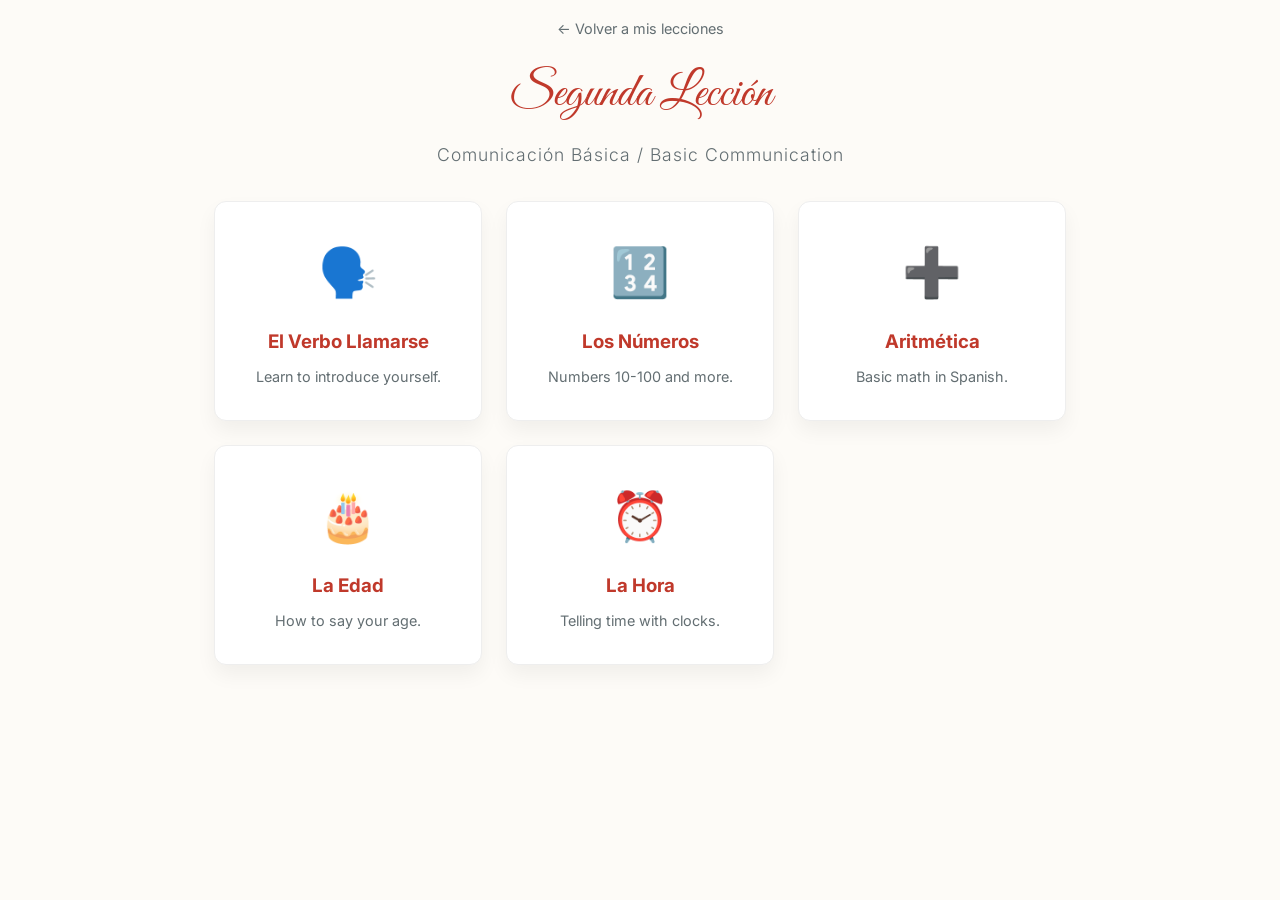
<file: clases/leccion-2/index.html>
<!DOCTYPE html>
<html lang="es">

<head>
    <meta charset="UTF-8">
    <meta name="viewport" content="width=device-width, initial-scale=1.0">
    <title>Segunda Lección: Comunicación y Números</title>
    <link rel="preconnect" href="https://fonts.googleapis.com">
    <link rel="preconnect" href="https://fonts.gstatic.com" crossorigin>
    <link href="https://fonts.googleapis.com/css2?family=Inter:wght@300;400;600;700&family=Great+Vibes&display=swap"
        rel="stylesheet">
    <link rel="stylesheet" href="style.css">
</head>

<body>

    <div class="container">
        <header>
            <a href="../index.html" class="back-link">← Volver a mis lecciones</a>
            <h1>Segunda Lección</h1>
            <p class="subtitle">Comunicación Básica / Basic Communication</p>
        </header>

        <!-- MENU DE LA LECCIÓN -->
        <div class="course-menu" id="course-menu">
            <div class="menu-card" onclick="showLesson(1)">
                <div class="menu-icon">🗣️</div>
                <h3>El Verbo Llamarse</h3>
                <p>Learn to introduce yourself.</p>
            </div>
            <div class="menu-card" onclick="showLesson(2)">
                <div class="menu-icon">🔢</div>
                <h3>Los Números</h3>
                <p>Numbers 10-100 and more.</p>
            </div>
            <div class="menu-card" onclick="showLesson(3)">
                <div class="menu-icon">➕</div>
                <h3>Aritmética</h3>
                <p>Basic math in Spanish.</p>
            </div>
            <div class="menu-card" onclick="showLesson(4)">
                <div class="menu-icon">🎂</div>
                <h3>La Edad</h3>
                <p>How to say your age.</p>
            </div>
            <div class="menu-card" onclick="showLesson(5)">
                <div class="menu-icon">⏰</div>
                <h3>La Hora</h3>
                <p>Telling time with clocks.</p>
            </div>
        </div>

        <!-- BARRA DE NAVEGACIÓN (Oculta al inicio) -->
        <div class="lesson-nav" style="display: none; margin-bottom: 20px;">
            <button onclick="goToMenu()" class="nav-btn">← Volver al menú</button>
        </div>

        <!-- SECCIÓN 1: EL VERBO LLAMARSE -->
        <div class="lesson-card" id="lesson1" style="display: none;">
            <h2><button onclick="speak('El Verbo Llamarse', 'es-ES')"
                    style="background:none; border:none; cursor:pointer; font-size:1.1rem; vertical-align: middle;">🔊</button>
                El Verbo Llamarse</h2>

            <div class="explanation">
                <p><strong>English:</strong> In Spanish, when we want to say "My name is...", we use the reflexive verb
                    <strong>llamarse</strong> (literally: "to call oneself").</p>
            </div>

            <h3><button onclick="speak('Conjugación', 'es-ES')"
                    style="background:none; border:none; cursor:pointer; font-size:1rem; vertical-align: middle;">🔊</button>
                Conjugación / Conjugation</h3>
            <table class="conjugation-table">
                <thead>
                    <tr>
                        <th>Persona</th>
                        <th>Llamarse</th>
                        <th>Audio</th>
                    </tr>
                </thead>
                <tbody>
                    <tr>
                        <td>Yo (I)</td>
                        <td><strong>me llamo</strong></td>
                        <td><button class="speak-btn" onclick="speak('Yo me llamo', 'es-ES')">🔊</button></td>
                    </tr>
                    <tr>
                        <td>Tú (You)</td>
                        <td><strong>te llamas</strong></td>
                        <td><button class="speak-btn" onclick="speak('Tú te llamas', 'es-ES')">🔊</button></td>
                    </tr>
                    <tr>
                        <td>Él / Ella / Usted (He/She/You formal)</td>
                        <td><strong>se llama</strong></td>
                        <td><button class="speak-btn" onclick="speak('Él se llama', 'es-ES')">🔊</button></td>
                    </tr>
                    <tr>
                        <td>Nosotros / Nosotras (We)</td>
                        <td><strong>nos llamamos</strong></td>
                        <td><button class="speak-btn" onclick="speak('Nosotros nos llamamos', 'es-ES')">🔊</button></td>
                    </tr>
                    <tr>
                        <td>Vosotros / Vosotras (You all - Spain)</td>
                        <td><strong>os llamáis</strong></td>
                        <td><button class="speak-btn" onclick="speak('Vosotros os llamáis', 'es-ES')">🔊</button></td>
                    </tr>
                    <tr>
                        <td>Ellos / Ellas / Ustedes (They / You all)</td>
                        <td><strong>se llaman</strong></td>
                        <td><button class="speak-btn" onclick="speak('Ellos se llaman', 'es-ES')">🔊</button></td>
                    </tr>
                </tbody>
            </table>

            <h3><button onclick="speak('Ejemplos', 'es-ES')"
                    style="background:none; border:none; cursor:pointer; font-size:1rem; vertical-align: middle;">🔊</button>
                Ejemplos / Examples</h3>
            <div class="examples-container">
                <div class="example-row">
                    <button class="speak-btn" onclick="speak('¡Hola! Yo me llamo Carlos.', 'es-ES')">🔊</button>
                    <div>
                        <p style="font-weight: 600;">"¡Hola! Yo <strong>me llamo</strong> Carlos."</p>
                        <p style="color: #666; font-size: 0.9rem;">"Hi! My name is Carlos."</p>
                    </div>
                </div>
                <div class="example-row">
                    <button class="speak-btn" onclick="speak('¿Cómo te llamas tú?', 'es-ES')">🔊</button>
                    <div>
                        <p style="font-weight: 600;">"¿Cómo <strong>te llamas</strong> tú?"</p>
                        <p style="color: #666; font-size: 0.9rem;">"What is your name?"</p>
                    </div>
                </div>
                <div class="example-row">
                    <button class="speak-btn" onclick="speak('Ella se llama Lucía.', 'es-ES')">🔊</button>
                    <div>
                        <p style="font-weight: 600;">"Ella <strong>se llama</strong> Lucía."</p>
                        <p style="color: #666; font-size: 0.9rem;">"Her name is Lucía."</p>
                    </div>
                </div>
            </div>

            <div class="exercise-container">
                <h3><button onclick="speak('¡Practica! Parte uno', 'es-ES')"
                        style="background:none; border:none; cursor:pointer; font-size:1rem; vertical-align: middle;">🔊</button>
                    ¡Practica! (Parte 1)</h3>
                <p>Ejercicios 1-5:</p>

                <div class="drop-zones" id="exercise-drops-1">
                    <div class="drop-item" data-match="me llamo"><span class="drop-label">1. Yo ________ Ana.</span>
                    </div>
                    <div class="drop-item" data-match="te llamas"><span class="drop-label">2. Tú ________ Pedro.</span>
                    </div>
                    <div class="drop-item" data-match="se llama"><span class="drop-label">3. Él ________ Juan.</span>
                    </div>
                    <div class="drop-item" data-match="se llama"><span class="drop-label">4. Ella ________ María.</span>
                    </div>
                    <div class="drop-item" data-match="nos llamamos"><span class="drop-label">5. Nosotros ________ Luis
                            y Clara.</span></div>
                </div>

                <div class="draggables" id="exercise-drags-1">
                    <div class="draggable" draggable="true" data-value="se llama">se llama</div>
                    <div class="draggable" draggable="true" data-value="nos llamamos">nos llamamos</div>
                    <div class="draggable" draggable="true" data-value="te llamas">te llamas</div>
                    <div class="draggable" draggable="true" data-value="se llama">se llama</div>
                    <div class="draggable" draggable="true" data-value="me llamo">me llamo</div>
                </div>
                <p class="feedback" id="feedback-msg-1"></p>
            </div>

            <div class="exercise-container">
                <h3><button onclick="speak('¡Practica! Parte dos', 'es-ES')"
                        style="background:none; border:none; cursor:pointer; font-size:1rem; vertical-align: middle;">🔊</button>
                    ¡Practica! (Parte 2)</h3>
                <p>Ejercicios 6-10 (Arrastrar):</p>

                <div class="drop-zones" id="exercise-drops-2">
                    <div class="drop-item" data-match="os llamáis"><span class="drop-label">6. Vosotros ________ Pablo y
                            Lucía.</span></div>
                    <div class="drop-item" data-match="se llaman"><span class="drop-label">7. Ellos ________ Javier y
                            Marta.</span></div>
                    <div class="drop-item" data-match="se llama"><span class="drop-label">8. Usted ________ Sr.
                            Pérez.</span></div>
                    <div class="drop-item" data-match="se llaman"><span class="drop-label">9. Ellas ________ Ana y
                            Sol.</span></div>
                    <div class="drop-item" data-match="te llamas"><span class="drop-label">10. ¿Cómo ________ tú?</span>
                    </div>
                </div>

                <div class="draggables" id="exercise-drags-2">
                    <div class="draggable" draggable="true" data-value="se llaman">se llaman</div>
                    <div class="draggable" draggable="true" data-value="te llamas">te llamas</div>
                    <div class="draggable" draggable="true" data-value="se llama">se llama</div>
                    <div class="draggable" draggable="true" data-value="os llamáis">os llamáis</div>
                    <div class="draggable" draggable="true" data-value="se llaman">se llaman</div>
                </div>
                <p class="feedback" id="feedback-msg-2"></p>
            </div>

            <!-- NEW WRITING EXERCISE -->
            <div class="exercise-container writing-exercise">
                <h3><button onclick="speak('¡Ahora escribe!', 'es-ES')"
                        style="background:none; border:none; cursor:pointer; font-size:1rem; vertical-align: middle;">🔊</button>
                    ¡Ahora escribe! / Now write!</h3>
                <p>Escribe la forma correcta del verbo (No te preocupes por los acentos):</p>

                <div class="writing-grid" style="display: grid; gap: 1rem; margin-top: 1rem;">
                    <div class="writing-item" style="display: flex; align-items: center; gap: 10px; flex-wrap: wrap;">
                        <span>1. Yo</span>
                        <input type="text" class="writing-input" data-answer="me llamo" placeholder="..."
                            style="padding: 5px 10px; border-radius: 8px; border: 1px solid #ccc; width: 120px;">
                        <span>Hazle.</span>
                    </div>
                    <div class="writing-item" style="display: flex; align-items: center; gap: 10px; flex-wrap: wrap;">
                        <span>2. ¿Cómo</span>
                        <input type="text" class="writing-input" data-answer="te llamas" placeholder="..."
                            style="padding: 5px 10px; border-radius: 8px; border: 1px solid #ccc; width: 120px;">
                        <span>tú?</span>
                    </div>
                    <div class="writing-item" style="display: flex; align-items: center; gap: 10px; flex-wrap: wrap;">
                        <span>3. Nosotros</span>
                        <input type="text" class="writing-input" data-answer="nos llamamos" placeholder="..."
                            style="padding: 5px 10px; border-radius: 8px; border: 1px solid #ccc; width: 120px;">
                        <span>Roberto y Ana.</span>
                    </div>
                    <div class="writing-item" style="display: flex; align-items: center; gap: 10px; flex-wrap: wrap;">
                        <span>4. ¿Cómo</span>
                        <input type="text" class="writing-input" data-answer="os llamais" placeholder="..."
                            style="padding: 5px 10px; border-radius: 8px; border: 1px solid #ccc; width: 120px;">
                        <span>vosotros?</span>
                    </div>
                    <div class="writing-item" style="display: flex; align-items: center; gap: 10px; flex-wrap: wrap;">
                        <span>5. Mis padres</span>
                        <input type="text" class="writing-input" data-answer="se llaman" placeholder="..."
                            style="padding: 5px 10px; border-radius: 8px; border: 1px solid #ccc; width: 120px;">
                        <span>Roberto y Julia.</span>
                    </div>
                </div>

                <div style="margin-top: 1.5rem; text-align: center;">
                    <button class="nav-btn" onclick="checkWritingExercise()"
                        style="background: var(--accent-color); color: white; border: none; padding: 10px 25px; border-radius: 20px; font-weight: 600; cursor: pointer;">Comprobar
                        respuestas</button>
                    <p class="feedback" id="feedback-writing"></p>
                </div>
            </div><!-- Cierre de exercise-container writing-exercise -->
        </div><!-- Cierre de lesson1 -->

        <!-- SECCIÓN 2: LOS NÚMEROS -->
        <div class="lesson-card" id="lesson2" style="display: none;">
            <div class="exercise-container">
                <h3><button onclick="speak('Los Números del diez al cien', 'es-ES')"
                        style="background:none; border:none; cursor:pointer; font-size:1.1rem; vertical-align: middle;">🔊</button>
                    Numbers from 10 to 100</h3>
                <div class="explanation">
                    <p><strong>English:</strong> In this section, we will learn how to count from 10 to 100. Pay close attention to how numbers are formed!</p>
                </div>

                <!-- THE DECADES -->
                <div class="explanation" style="background: #eef7ff; border-left-color: #3498db;">
                    <h4 style="margin-bottom: 10px;">1. The Decades</h4>
                    <p style="font-size: 0.9rem; margin-bottom: 10px;">First, let's learn the round numbers:</p>
                    <div class="writing-grid" style="display: grid; grid-template-columns: repeat(auto-fit, minmax(120px, 1fr)); gap: 10px;">
                        <div class="vocab-item" style="background: white; padding: 10px; border-radius: 8px; border: 1px solid #eee; text-align: center;">
                            <strong>10</strong> - Diez <button onclick="speak('Diez', 'es-ES')">🔊</button>
                        </div>
                        <div class="vocab-item" style="background: white; padding: 10px; border-radius: 8px; border: 1px solid #eee; text-align: center;">
                            <strong>20</strong> - Veinte <button onclick="speak('Veinte', 'es-ES')">🔊</button>
                        </div>
                        <div class="vocab-item" style="background: white; padding: 10px; border-radius: 8px; border: 1px solid #eee; text-align: center;">
                            <strong>30</strong> - Treinta <button onclick="speak('Treinta', 'es-ES')">🔊</button>
                        </div>
                        <div class="vocab-item" style="background: white; padding: 10px; border-radius: 8px; border: 1px solid #eee; text-align: center;">
                            <strong>40</strong> - Cuarenta <button onclick="speak('Cuarenta', 'es-ES')">🔊</button>
                        </div>
                        <div class="vocab-item" style="background: white; padding: 10px; border-radius: 8px; border: 1px solid #eee; text-align: center;">
                            <strong>50</strong> - Cincuenta <button onclick="speak('Cincuenta', 'es-ES')">🔊</button>
                        </div>
                        <div class="vocab-item" style="background: white; padding: 10px; border-radius: 8px; border: 1px solid #eee; text-align: center;">
                            <strong>60</strong> - Sesenta <button onclick="speak('Sesenta', 'es-ES')">🔊</button>
                        </div>
                        <div class="vocab-item" style="background: white; padding: 10px; border-radius: 8px; border: 1px solid #eee; text-align: center;">
                            <strong>70</strong> - Setenta <button onclick="speak('Setenta', 'es-ES')">🔊</button>
                        </div>
                        <div class="vocab-item" style="background: white; padding: 10px; border-radius: 8px; border: 1px solid #eee; text-align: center;">
                            <strong>80</strong> - Ochenta <button onclick="speak('Ochenta', 'es-ES')">🔊</button>
                        </div>
                        <div class="vocab-item" style="background: white; padding: 10px; border-radius: 8px; border: 1px solid #eee; text-align: center;">
                            <strong>90</strong> - Noventa <button onclick="speak('Noventa', 'es-ES')">🔊</button>
                        </div>
                        <div class="vocab-item" style="background: white; padding: 10px; border-radius: 8px; border: 1px solid #eee; text-align: center;">
                            <strong>100</strong> - Cien <button onclick="speak('Cien', 'es-ES')">🔊</button>
                        </div>
                    </div>
                </div>

                <!-- THE 20s EXCEPTION -->
                <div class="explanation" style="background: #fff5f5; border-left-color: #e74c3c; margin-top: 20px;">
                    <h4 style="margin-bottom: 10px;">2. Important Rule: The 20s</h4>
                    <p>Numbers from <strong>21 to 29</strong> are written as <strong>one single word</strong>. The "e" at the end of "veinte" changes to "i".</p>
                    <ul style="margin-top: 10px; list-style: none; padding-left: 0; display: grid; grid-template-columns: 1fr 1fr; gap: 5px;">
                        <li>21: <strong>Veintiuno</strong> <button onclick="speak('Veintiuno', 'es-ES')">🔊</button></li>
                        <li>22: <strong>Veintidós</strong> <button onclick="speak('Veintidós', 'es-ES')">🔊</button></li>
                        <li>23: <strong>Veintitrés</strong> <button onclick="speak('Veintitrés', 'es-ES')">🔊</button></li>
                        <li>26: <strong>Veintiséis</strong> <button onclick="speak('Veintiséis', 'es-ES')">🔊</button></li>
                    </ul>
                </div>

                <!-- COMBINING NUMBERS -->
                <div class="explanation" style="background: #fdfbf7; border-left-color: #f1c40f; margin-top: 20px;">
                    <h4 style="margin-bottom: 10px;">3. Combining Numbers (31-99)</h4>
                    <p>For numbers from 31 to 99, we use three words: <strong>Decade + "y" + Number</strong>.</p>
                    <div style="margin-top: 10px; font-style: italic;">
                        <p>31: Treinta <strong>y</strong> uno <button onclick="speak('Treinta y uno', 'es-ES')">🔊</button></p>
                        <p>45: Cuarenta <strong>y</strong> cinco <button onclick="speak('Cuarenta y cinco', 'es-ES')">🔊</button></p>
                        <p>99: Noventa <strong>y</strong> nueve <button onclick="speak('Noventa y nueve', 'es-ES')">🔊</button></p>
                    </div>
                </div>

                <!-- PRONUNCIATION PRACTICE (25 EXERCISES) -->
                <div class="exercise-container" style="margin-top: 2rem; border-top: 2px dashed #eee; padding-top: 1.5rem;">
                    <h3 style="color: var(--secondary-accent);">🗣️ Pronunciation Challenge</h3>
                    <p style="margin-bottom: 15px; color: #666; font-weight: 500;">
                        <strong>Instructions:</strong> Look at the number, try to say it out loud in Spanish, and then click the speaker 🔊 to check if you were correct!
                    </p>
                    
                    <div class="writing-grid" style="display: grid; grid-template-columns: repeat(auto-fit, minmax(130px, 1fr)); gap: 12px;">
                        <!-- 1-8 -->
                        <div class="clock-card" style="padding: 10px; flex-direction: row; gap: 15px; justify-content: center;">
                            <span style="font-size: 1.3rem; font-weight: bold;">12</span>
                            <button class="speak-btn" onclick="speak('Doce', 'es-ES')">🔊</button>
                        </div>
                        <div class="clock-card" style="padding: 10px; flex-direction: row; gap: 15px; justify-content: center;">
                            <span style="font-size: 1.3rem; font-weight: bold;">19</span>
                            <button class="speak-btn" onclick="speak('Diecinueve', 'es-ES')">🔊</button>
                        </div>
                        <div class="clock-card" style="padding: 10px; flex-direction: row; gap: 15px; justify-content: center;">
                            <span style="font-size: 1.3rem; font-weight: bold;">23</span>
                            <button class="speak-btn" onclick="speak('Veintitrés', 'es-ES')">🔊</button>
                        </div>
                        <div class="clock-card" style="padding: 10px; flex-direction: row; gap: 15px; justify-content: center;">
                            <span style="font-size: 1.3rem; font-weight: bold;">28</span>
                            <button class="speak-btn" onclick="speak('Veintiocho', 'es-ES')">🔊</button>
                        </div>
                        <div class="clock-card" style="padding: 10px; flex-direction: row; gap: 15px; justify-content: center;">
                            <span style="font-size: 1.3rem; font-weight: bold;">31</span>
                            <button class="speak-btn" onclick="speak('Treinta y uno', 'es-ES')">🔊</button>
                        </div>
                        <div class="clock-card" style="padding: 10px; flex-direction: row; gap: 15px; justify-content: center;">
                            <span style="font-size: 1.3rem; font-weight: bold;">35</span>
                            <button class="speak-btn" onclick="speak('Treinta y cinco', 'es-ES')">🔊</button>
                        </div>
                        <div class="clock-card" style="padding: 10px; flex-direction: row; gap: 15px; justify-content: center;">
                            <span style="font-size: 1.3rem; font-weight: bold;">42</span>
                            <button class="speak-btn" onclick="speak('Cuarenta y dos', 'es-ES')">🔊</button>
                        </div>
                        <div class="clock-card" style="padding: 10px; flex-direction: row; gap: 15px; justify-content: center;">
                            <span style="font-size: 1.3rem; font-weight: bold;">47</span>
                            <button class="speak-btn" onclick="speak('Cuarenta y siete', 'es-ES')">🔊</button>
                        </div>
                        <!-- 9-16 -->
                        <div class="clock-card" style="padding: 10px; flex-direction: row; gap: 15px; justify-content: center;">
                            <span style="font-size: 1.3rem; font-weight: bold;">50</span>
                            <button class="speak-btn" onclick="speak('Cincuenta', 'es-ES')">🔊</button>
                        </div>
                        <div class="clock-card" style="padding: 10px; flex-direction: row; gap: 15px; justify-content: center;">
                            <span style="font-size: 1.3rem; font-weight: bold;">54</span>
                            <button class="speak-btn" onclick="speak('Cincuenta y cuatro', 'es-ES')">🔊</button>
                        </div>
                        <div class="clock-card" style="padding: 10px; flex-direction: row; gap: 15px; justify-content: center;">
                            <span style="font-size: 1.3rem; font-weight: bold;">58</span>
                            <button class="speak-btn" onclick="speak('Cincuenta y ocho', 'es-ES')">🔊</button>
                        </div>
                        <div class="clock-card" style="padding: 10px; flex-direction: row; gap: 15px; justify-content: center;">
                            <span style="font-size: 1.3rem; font-weight: bold;">61</span>
                            <button class="speak-btn" onclick="speak('Sesenta y uno', 'es-ES')">🔊</button>
                        </div>
                        <div class="clock-card" style="padding: 10px; flex-direction: row; gap: 15px; justify-content: center;">
                            <span style="font-size: 1.3rem; font-weight: bold;">66</span>
                            <button class="speak-btn" onclick="speak('Sesenta y seis', 'es-ES')">🔊</button>
                        </div>
                        <div class="clock-card" style="padding: 10px; flex-direction: row; gap: 15px; justify-content: center;">
                            <span style="font-size: 1.3rem; font-weight: bold;">70</span>
                            <button class="speak-btn" onclick="speak('Setenta', 'es-ES')">🔊</button>
                        </div>
                        <div class="clock-card" style="padding: 10px; flex-direction: row; gap: 15px; justify-content: center;">
                            <span style="font-size: 1.3rem; font-weight: bold;">77</span>
                            <button class="speak-btn" onclick="speak('Setenta y siete', 'es-ES')">🔊</button>
                        </div>
                        <div class="clock-card" style="padding: 10px; flex-direction: row; gap: 15px; justify-content: center;">
                            <span style="font-size: 1.3rem; font-weight: bold;">80</span>
                            <button class="speak-btn" onclick="speak('Ochenta', 'es-ES')">🔊</button>
                        </div>
                        <!-- 17-25 -->
                        <div class="clock-card" style="padding: 10px; flex-direction: row; gap: 15px; justify-content: center;">
                            <span style="font-size: 1.3rem; font-weight: bold;">84</span>
                            <button class="speak-btn" onclick="speak('Ochenta y cuatro', 'es-ES')">🔊</button>
                        </div>
                        <div class="clock-card" style="padding: 10px; flex-direction: row; gap: 15px; justify-content: center;">
                            <span style="font-size: 1.3rem; font-weight: bold;">89</span>
                            <button class="speak-btn" onclick="speak('Ochenta y nueve', 'es-ES')">🔊</button>
                        </div>
                        <div class="clock-card" style="padding: 10px; flex-direction: row; gap: 15px; justify-content: center;">
                            <span style="font-size: 1.3rem; font-weight: bold;">92</span>
                            <button class="speak-btn" onclick="speak('Noventa y dos', 'es-ES')">🔊</button>
                        </div>
                        <div class="clock-card" style="padding: 10px; flex-direction: row; gap: 15px; justify-content: center;">
                            <span style="font-size: 1.3rem; font-weight: bold;">96</span>
                            <button class="speak-btn" onclick="speak('Noventa y seis', 'es-ES')">🔊</button>
                        </div>
                        <div class="clock-card" style="padding: 10px; flex-direction: row; gap: 15px; justify-content: center;">
                            <span style="font-size: 1.3rem; font-weight: bold;">99</span>
                            <button class="speak-btn" onclick="speak('Noventa y nueve', 'es-ES')">🔊</button>
                        </div>
                        <div class="clock-card" style="padding: 10px; flex-direction: row; gap: 15px; justify-content: center;">
                            <span style="font-size: 1.3rem; font-weight: bold;">100</span>
                            <button class="speak-btn" onclick="speak('Cien', 'es-ES')">🔊</button>
                        </div>
                        <div class="clock-card" style="padding: 10px; flex-direction: row; gap: 15px; justify-content: center;">
                            <span style="font-size: 1.3rem; font-weight: bold;">15</span>
                            <button class="speak-btn" onclick="speak('Quince', 'es-ES')">🔊</button>
                        </div>
                        <div class="clock-card" style="padding: 10px; flex-direction: row; gap: 15px; justify-content: center;">
                            <span style="font-size: 1.3rem; font-weight: bold;">21</span>
                            <button class="speak-btn" onclick="speak('Veintiuno', 'es-ES')">🔊</button>
                        </div>
                        <div class="clock-card" style="padding: 10px; flex-direction: row; gap: 15px; justify-content: center;">
                            <span style="font-size: 1.3rem; font-weight: bold;">40</span>
                            <button class="speak-btn" onclick="speak('Cuarenta', 'es-ES')">🔊</button>
                        </div>
                    </div>
                </div>
            </div>
        </div>

        <!-- SECCIÓN 3: ARITMÉTICA -->
        <div class="lesson-card" id="lesson3" style="display: none;">
            <div class="exercise-container">
                    <h3><button onclick="speak('Aritmética', 'es-ES')"
                            style="background:none; border:none; cursor:pointer; font-size:1.1rem; vertical-align: middle;">🔊</button>
                        Aritmética / Arithmetic</h3>
                    <div class="explanation">
                        <p><strong>English:</strong> Learn how to read mathematical operations in Spanish. Practice the
                            symbols and listen to the pronunciation.</p>
                    </div>

                    <div class="symbols-grid"
                        style="display: grid; grid-template-columns: repeat(auto-fit, minmax(100px, 1fr)); gap: 10px; margin-bottom: 2rem;">
                        <div
                            style="background: #f8f9fa; padding: 10px; border-radius: 10px; text-align: center; border: 1px solid #eee;">
                            <span style="font-size: 1.2rem; font-weight: bold; color: var(--accent-color);">+</span>
                            <p style="margin: 5px 0; font-size: 0.9rem;">más</p>
                            <button class="speak-btn" onclick="speak('más', 'es-ES')"
                                style="padding: 2px 8px;">🔊</button>
                        </div>
                        <div
                            style="background: #f8f9fa; padding: 10px; border-radius: 10px; text-align: center; border: 1px solid #eee;">
                            <span style="font-size: 1.2rem; font-weight: bold; color: var(--accent-color);">-</span>
                            <p style="margin: 5px 0; font-size: 0.9rem;">menos</p>
                            <button class="speak-btn" onclick="speak('menos', 'es-ES')"
                                style="padding: 2px 8px;">🔊</button>
                        </div>
                        <div
                            style="background: #f8f9fa; padding: 10px; border-radius: 10px; text-align: center; border: 1px solid #eee;">
                            <span style="font-size: 1.2rem; font-weight: bold; color: var(--accent-color);">x</span>
                            <p style="margin: 5px 0; font-size: 0.9rem;">por</p>
                            <button class="speak-btn" onclick="speak('por', 'es-ES')"
                                style="padding: 2px 8px;">🔊</button>
                        </div>
                        <div
                            style="background: #f8f9fa; padding: 10px; border-radius: 10px; text-align: center; border: 1px solid #eee;">
                            <span style="font-size: 1.2rem; font-weight: bold; color: var(--accent-color);">/</span>
                            <p style="margin: 5px 0; font-size: 0.9rem;">entre</p>
                            <button class="speak-btn" onclick="speak('entre', 'es-ES')"
                                style="padding: 2px 8px;">🔊</button>
                        </div>
                        <div
                            style="background: #f8f9fa; padding: 10px; border-radius: 10px; text-align: center; border: 1px solid #eee;">
                            <span style="font-size: 1.2rem; font-weight: bold; color: var(--accent-color);">=</span>
                            <p style="margin: 5px 0; font-size: 0.9rem;">son</p>
                            <button class="speak-btn" onclick="speak('son', 'es-ES')"
                                style="padding: 2px 8px;">🔊</button>
                        </div>
                    </div>

                    <div class="arithmetic-phrases" style="display: grid; gap: 12px; margin-top: 1.5rem;">
                        <!-- EJEMPLO 1 -->
                        <div class="example-row" 
                             onclick="this.querySelector('.solution-text').style.display = 'block'; this.querySelector('.show-btn').style.display = 'none';"
                             style="background: #fff; padding: 12px; border-radius: 12px; border: 1px solid #eee; display: flex; align-items: center; gap: 15px; cursor: pointer; transition: all 0.2s; box-shadow: var(--shadow-sm);">
                            <button class="speak-btn" onclick="event.stopPropagation(); speak('Dos más dos son cuatro', 'es-ES')">🔊</button>
                            <div style="flex: 1;">
                                <p style="font-weight: 700; margin: 0; font-size: 1.1rem; color: var(--secondary-accent);">2 + 2 = 4</p>
                                <p class="solution-text" style="display: none; color: var(--accent-color); font-size: 0.95rem; margin: 5px 0 0 0; font-weight: 600;">Dos <strong>más</strong> dos <strong>son</strong> cuatro.</p>
                                <span class="show-btn" style="font-size: 0.8rem; color: #999; font-style: italic;">(Click to see answer)</span>
                            </div>
                        </div>

                        <!-- EJEMPLO 2 -->
                        <div class="example-row" 
                             onclick="this.querySelector('.solution-text').style.display = 'block'; this.querySelector('.show-btn').style.display = 'none';"
                             style="background: #fff; padding: 12px; border-radius: 12px; border: 1px solid #eee; display: flex; align-items: center; gap: 15px; cursor: pointer; box-shadow: var(--shadow-sm);">
                            <button class="speak-btn" onclick="event.stopPropagation(); speak('Diez menos tres son siete', 'es-ES')">🔊</button>
                            <div style="flex: 1;">
                                <p style="font-weight: 700; margin: 0; font-size: 1.1rem; color: var(--secondary-accent);">10 - 3 = 7</p>
                                <p class="solution-text" style="display: none; color: var(--accent-color); font-size: 0.95rem; margin: 5px 0 0 0; font-weight: 600;">Diez <strong>menos</strong> tres <strong>son</strong> siete.</p>
                                <span class="show-btn" style="font-size: 0.8rem; color: #999; font-style: italic;">(Click to see answer)</span>
                            </div>
                        </div>

                        <!-- EJEMPLO 3 -->
                        <div class="example-row" 
                             onclick="this.querySelector('.solution-text').style.display = 'block'; this.querySelector('.show-btn').style.display = 'none';"
                             style="background: #fff; padding: 12px; border-radius: 12px; border: 1px solid #eee; display: flex; align-items: center; gap: 15px; cursor: pointer; box-shadow: var(--shadow-sm);">
                            <button class="speak-btn" onclick="event.stopPropagation(); speak('Cinco por dos son diez', 'es-ES')">🔊</button>
                            <div style="flex: 1;">
                                <p style="font-weight: 700; margin: 0; font-size: 1.1rem; color: var(--secondary-accent);">5 x 2 = 10</p>
                                <p class="solution-text" style="display: none; color: var(--accent-color); font-size: 0.95rem; margin: 5px 0 0 0; font-weight: 600;">Cinco <strong>por</strong> dos <strong>son</strong> diez.</p>
                                <span class="show-btn" style="font-size: 0.8rem; color: #999; font-style: italic;">(Click to see answer)</span>
                            </div>
                        </div>

                        <!-- EJEMPLO 4 -->
                        <div class="example-row" 
                             onclick="this.querySelector('.solution-text').style.display = 'block'; this.querySelector('.show-btn').style.display = 'none';"
                             style="background: #fff; padding: 12px; border-radius: 12px; border: 1px solid #eee; display: flex; align-items: center; gap: 15px; cursor: pointer; box-shadow: var(--shadow-sm);">
                            <button class="speak-btn" onclick="event.stopPropagation(); speak('Doce entre tres son cuatro', 'es-ES')">🔊</button>
                            <div style="flex: 1;">
                                <p style="font-weight: 700; margin: 0; font-size: 1.1rem; color: var(--secondary-accent);">12 / 3 = 4</p>
                                <p class="solution-text" style="display: none; color: var(--accent-color); font-size: 0.95rem; margin: 5px 0 0 0; font-weight: 600;">Doce <strong>entre</strong> tres <strong>son</strong> cuatro.</p>
                                <span class="show-btn" style="font-size: 0.8rem; color: #999; font-style: italic;">(Click to see answer)</span>
                            </div>
                        </div>

                        <!-- EJEMPLO 5 -->
                        <div class="example-row" 
                             onclick="this.querySelector('.solution-text').style.display = 'block'; this.querySelector('.show-btn').style.display = 'none';"
                             style="background: #fff; padding: 12px; border-radius: 12px; border: 1px solid #eee; display: flex; align-items: center; gap: 15px; cursor: pointer; box-shadow: var(--shadow-sm);">
                            <button class="speak-btn" onclick="event.stopPropagation(); speak('Cien entre dos son cincuenta', 'es-ES')">🔊</button>
                            <div style="flex: 1;">
                                <p style="font-weight: 700; margin: 0; font-size: 1.1rem; color: var(--secondary-accent);">100 / 2 = 50</p>
                                <p class="solution-text" style="display: none; color: var(--accent-color); font-size: 0.95rem; margin: 5px 0 0 0; font-weight: 600;">Cien <strong>entre</strong> dos <strong>son</strong> cincuenta.</p>
                                <span class="show-btn" style="font-size: 0.8rem; color: #999; font-style: italic;">(Click to see answer)</span>
                            </div>
                        </div>

                        <!-- EJEMPLO 6 -->
                        <div class="example-row" 
                             onclick="this.querySelector('.solution-text').style.display = 'block'; this.querySelector('.show-btn').style.display = 'none';"
                             style="background: #fff; padding: 12px; border-radius: 12px; border: 1px solid #eee; display: flex; align-items: center; gap: 15px; cursor: pointer; box-shadow: var(--shadow-sm);">
                            <button class="speak-btn" onclick="event.stopPropagation(); speak('Siete más ocho son quince', 'es-ES')">🔊</button>
                            <div style="flex: 1;">
                                <p style="font-weight: 700; margin: 0; font-size: 1.1rem; color: var(--secondary-accent);">7 + 8 = 15</p>
                                <p class="solution-text" style="display: none; color: var(--accent-color); font-size: 0.95rem; margin: 5px 0 0 0; font-weight: 600;">Siete <strong>más</strong> ocho <strong>son</strong> quince.</p>
                                <span class="show-btn" style="font-size: 0.8rem; color: #999; font-style: italic;">(Click to see answer)</span>
                            </div>
                        </div>

                        <!-- EJEMPLO 7 -->
                        <div class="example-row" 
                             onclick="this.querySelector('.solution-text').style.display = 'block'; this.querySelector('.show-btn').style.display = 'none';"
                             style="background: #fff; padding: 12px; border-radius: 12px; border: 1px solid #eee; display: flex; align-items: center; gap: 15px; cursor: pointer; box-shadow: var(--shadow-sm);">
                            <button class="speak-btn" onclick="event.stopPropagation(); speak('Veinte menos once son nueve', 'es-ES')">🔊</button>
                            <div style="flex: 1;">
                                <p style="font-weight: 700; margin: 0; font-size: 1.1rem; color: var(--secondary-accent);">20 - 11 = 9</p>
                                <p class="solution-text" style="display: none; color: var(--accent-color); font-size: 0.95rem; margin: 5px 0 0 0; font-weight: 600;">Veinte <strong>menos</strong> once <strong>son</strong> nueve.</p>
                                <span class="show-btn" style="font-size: 0.8rem; color: #999; font-style: italic;">(Click to see answer)</span>
                            </div>
                        </div>

                        <!-- EJEMPLO 8 -->
                        <div class="example-row" 
                             onclick="this.querySelector('.solution-text').style.display = 'block'; this.querySelector('.show-btn').style.display = 'none';"
                             style="background: #fff; padding: 12px; border-radius: 12px; border: 1px solid #eee; display: flex; align-items: center; gap: 15px; cursor: pointer; box-shadow: var(--shadow-sm);">
                            <button class="speak-btn" onclick="event.stopPropagation(); speak('Cuatro por cuatro son dieciséis', 'es-ES')">🔊</button>
                            <div style="flex: 1;">
                                <p style="font-weight: 700; margin: 0; font-size: 1.1rem; color: var(--secondary-accent);">4 x 4 = 16</p>
                                <p class="solution-text" style="display: none; color: var(--accent-color); font-size: 0.95rem; margin: 5px 0 0 0; font-weight: 600;">Cuatro <strong>por</strong> cuatro <strong>son</strong> dieciséis.</p>
                                <span class="show-btn" style="font-size: 0.8rem; color: #999; font-style: italic;">(Click to see answer)</span>
                            </div>
                        </div>

                        <!-- EJEMPLO 9 -->
                        <div class="example-row" 
                             onclick="this.querySelector('.solution-text').style.display = 'block'; this.querySelector('.show-btn').style.display = 'none';"
                             style="background: #fff; padding: 12px; border-radius: 12px; border: 1px solid #eee; display: flex; align-items: center; gap: 15px; cursor: pointer; box-shadow: var(--shadow-sm);">
                            <button class="speak-btn" onclick="event.stopPropagation(); speak('Treinta entre tres son diez', 'es-ES')">🔊</button>
                            <div style="flex: 1;">
                                <p style="font-weight: 700; margin: 0; font-size: 1.1rem; color: var(--secondary-accent);">30 / 3 = 10</p>
                                <p class="solution-text" style="display: none; color: var(--accent-color); font-size: 0.95rem; margin: 5px 0 0 0; font-weight: 600;">Treinta <strong>entre</strong> tres <strong>son</strong> diez.</p>
                                <span class="show-btn" style="font-size: 0.8rem; color: #999; font-style: italic;">(Click to see answer)</span>
                            </div>
                        </div>

                        <!-- EJEMPLO 10 -->
                        <div class="example-row" 
                             onclick="this.querySelector('.solution-text').style.display = 'block'; this.querySelector('.show-btn').style.display = 'none';"
                             style="background: #fff; padding: 12px; border-radius: 12px; border: 1px solid #eee; display: flex; align-items: center; gap: 15px; cursor: pointer; box-shadow: var(--shadow-sm);">
                            <button class="speak-btn" onclick="event.stopPropagation(); speak('Doce más trece son veinticinco', 'es-ES')">🔊</button>
                            <div style="flex: 1;">
                                <p style="font-weight: 700; margin: 0; font-size: 1.1rem; color: var(--secondary-accent);">12 + 13 = 25</p>
                                <p class="solution-text" style="display: none; color: var(--accent-color); font-size: 0.95rem; margin: 5px 0 0 0; font-weight: 600;">Doce <strong>más</strong> trece <strong>son</strong> veinticinco.</p>
                                <span class="show-btn" style="font-size: 0.8rem; color: #999; font-style: italic;">(Click to see answer)</span>
                            </div>
                        </div>
                    </div><!-- Cierre de arithmetic-phrases -->
                </div><!-- Cierre de exercise-container -->
        </div><!-- Cierre de lesson3 -->

        <!-- SECCIÓN 4: LA EDAD -->
        <div class="lesson-card" id="lesson4" style="display: none;">
            <div class="exercise-container">
                    <h3><button onclick="speak('La Edad', 'es-ES')"
                            style="background:none; border:none; cursor:pointer; font-size:1.1rem; vertical-align: middle;">🔊</button>
                        La Edad / Age</h3>
                    <div class="explanation">
                        <p><strong>English:</strong> In Spanish, we don't "are" an age, we "have" years. We use the verb
                            <strong>tener</strong>.</p>
                    </div>

                    <h3><button onclick="speak('Conjugación', 'es-ES')"
                            style="background:none; border:none; cursor:pointer; font-size:1rem; vertical-align: middle;">🔊</button>
                        Conjugación / Conjugation</h3>
                    <table class="conjugation-table">
                        <thead>
                            <tr>
                                <th>Persona</th>
                                <th>Tener (to have)</th>
                                <th>Audio</th>
                            </tr>
                        </thead>
                        <tbody>
                            <tr>
                                <td>Yo (I)</td>
                                <td><strong>tengo</strong></td>
                                <td><button class="speak-btn" onclick="speak('Yo tengo', 'es-ES')">🔊</button></td>
                            </tr>
                            <tr>
                                <td>Tú (You)</td>
                                <td><strong>tienes</strong></td>
                                <td><button class="speak-btn" onclick="speak('Tú tienes', 'es-ES')">🔊</button></td>
                            </tr>
                            <tr>
                                <td>Él / Ella / Usted (He/She/You formal)</td>
                                <td><strong>tiene</strong></td>
                                <td><button class="speak-btn" onclick="speak('Él tiene', 'es-ES')">🔊</button></td>
                            </tr>
                            <tr>
                                <td>Nosotros / Nosotras (We)</td>
                                <td><strong>tenemos</strong></td>
                                <td><button class="speak-btn" onclick="speak('Nosotros tenemos', 'es-ES')">🔊</button></td>
                            </tr>
                            <tr>
                                <td>Vosotros / Vosotras (You all - Spain)</td>
                                <td><strong>tenéis</strong></td>
                                <td><button class="speak-btn" onclick="speak('Vosotros tenéis', 'es-ES')">🔊</button></td>
                            </tr>
                            <tr>
                                <td>Ellos / Ellas / Ustedes (They / You all)</td>
                                <td><strong>tienen</strong></td>
                                <td><button class="speak-btn" onclick="speak('Ellos tienen', 'es-ES')">🔊</button></td>
                            </tr>
                        </tbody>
                    </table>

                    <div class="age-grid"
                        style="display: grid; grid-template-columns: repeat(auto-fit, minmax(200px, 1fr)); gap: 15px;">
                        <!-- Ejemplo 1 -->
                        <div
                            style="background: #fff; padding: 15px; border-radius: 15px; border: 1px solid #eee; text-align: center; box-shadow: var(--shadow-sm);">
                            <p style="font-weight: bold; margin-bottom: 5px; color: var(--secondary-accent);">¿Cuántos
                                años tiene Juan?</p>
                            <div
                                style="font-size: 2.5rem; font-weight: 800; color: var(--accent-color); margin: 10px 0;">
                                25</div>
                            <button class="speak-btn" onclick="speak('Tiene veinticinco años', 'es-ES')"
                                style="padding: 8px 20px; font-size: 1rem;">🔊 Escuchar</button>
                        </div>
                        <!-- Ejemplo 2 -->
                        <div
                            style="background: #fff; padding: 15px; border-radius: 15px; border: 1px solid #eee; text-align: center; box-shadow: var(--shadow-sm);">
                            <p style="font-weight: bold; margin-bottom: 5px; color: var(--secondary-accent);">¿Cuántos
                                años tiene ella?</p>
                            <div
                                style="font-size: 2.5rem; font-weight: 800; color: var(--accent-color); margin: 10px 0;">
                                32</div>
                            <button class="speak-btn" onclick="speak('Tiene treinta y dos años', 'es-ES')"
                                style="padding: 8px 20px; font-size: 1rem;">🔊 Escuchar</button>
                        </div>
                        <!-- Ejemplo 3 -->
                        <div
                            style="background: #fff; padding: 15px; border-radius: 15px; border: 1px solid #eee; text-align: center; box-shadow: var(--shadow-sm);">
                            <p style="font-weight: bold; margin-bottom: 5px; color: var(--secondary-accent);">¿Cuántos
                                años tiene tu hermano?</p>
                            <div
                                style="font-size: 2.5rem; font-weight: 800; color: var(--accent-color); margin: 10px 0;">
                                18</div>
                            <button class="speak-btn" onclick="speak('Tiene dieciocho años', 'es-ES')"
                                style="padding: 8px 20px; font-size: 1rem;">🔊 Escuchar</button>
                        </div>
                        <!-- Ejemplo 4 -->
                        <div
                            style="background: #fff; padding: 15px; border-radius: 15px; border: 1px solid #eee; text-align: center; box-shadow: var(--shadow-sm);">
                            <p style="font-weight: bold; margin-bottom: 5px; color: var(--secondary-accent);">¿Cuántos
                                años tiene el abuelo?</p>
                            <div
                                style="font-size: 2.5rem; font-weight: 800; color: var(--accent-color); margin: 10px 0;">
                                80</div>
                            <button class="speak-btn" onclick="speak('Tiene ochenta años', 'es-ES')"
                                style="padding: 8px 20px; font-size: 1rem;">🔊 Escuchar</button>
                        </div>
                        <!-- Ejemplo 5 -->
                        <div
                            style="background: #fff; padding: 15px; border-radius: 15px; border: 1px solid #eee; text-align: center; box-shadow: var(--shadow-sm);">
                            <p style="font-weight: bold; margin-bottom: 5px; color: var(--secondary-accent);">¿Cuántos
                                años tienes tú?</p>
                            <div
                                style="font-size: 2.5rem; font-weight: 800; color: var(--accent-color); margin: 10px 0;">
                                27</div>
                            <button class="speak-btn" onclick="speak('Tengo veintisiete años', 'es-ES')"
                                style="padding: 8px 20px; font-size: 1rem;">🔊 Escuchar</button>
                        </div>
                        <!-- Ejemplo 6 -->
                        <div
                            style="background: #fff; padding: 15px; border-radius: 15px; border: 1px solid #eee; text-align: center; box-shadow: var(--shadow-sm);">
                            <p style="font-weight: bold; margin-bottom: 5px; color: var(--secondary-accent);">¿Cuántos
                                años tiene su hijo?</p>
                            <div
                                style="font-size: 2.5rem; font-weight: 800; color: var(--accent-color); margin: 10px 0;">
                                5</div>
                            <button class="speak-btn" onclick="speak('Tiene cinco años', 'es-ES')"
                                style="padding: 8px 20px; font-size: 1rem;">🔊 Escuchar</button>
                        </div>
                    </div>

                    <!-- EJERCICIO DE ESCRITURA: EDAD -->
                    <div class="exercise-container writing-exercise"
                        style="margin-top: 1.5rem; border-top: 1px dashed #eee; padding-top: 1.5rem;">
                        <h3 style="color: var(--secondary-accent); font-size: 1rem; margin-bottom: 0.5rem;"><button
                                onclick="speak('¡Escribe la frase!', 'es-ES')"
                                style="background:none; border:none; cursor:pointer; font-size:1rem; vertical-align: middle;">🔊</button>
                            ✍️ ¡Escribe la frase!</h3>

                        <div style="display: grid; gap: 10px;">
                            <div
                                style="background: #fdfbf7; padding: 10px; border-radius: 12px; border: 2px solid #f39c12; display: flex; align-items: center; gap: 10px; flex-wrap: wrap;">
                                <span style="font-weight: 700; min-width: 150px; color: #e67e22;">Juan (25):</span>
                                <input type="text" class="age-input" data-answer="Juan tiene veinticinco años|Tiene veinticinco años"
                                    value="Juan tiene veinticinco años"
                                    placeholder="Ejemplo"
                                    style="flex: 1; min-width: 200px; padding: 6px 12px; border: 1px solid #f39c12; border-radius: 8px; background: #fffcf5;">
                            </div>
                            <div
                                style="background: #f8f9fa; padding: 10px; border-radius: 12px; border: 1px solid #eee; display: flex; align-items: center; gap: 10px; flex-wrap: wrap;">
                                <span style="font-weight: 600; min-width: 150px;">Lucía (32):</span>
                                <input type="text" class="age-input" data-answer="Lucía tiene treinta y dos años|Tiene treinta y dos años"
                                    placeholder="Escribe la frase..."
                                    style="flex: 1; min-width: 200px; padding: 6px 12px; border: 1px solid #ccc; border-radius: 8px;">
                            </div>
                            <div
                                style="background: #f8f9fa; padding: 10px; border-radius: 12px; border: 1px solid #eee; display: flex; align-items: center; gap: 10px; flex-wrap: wrap;">
                                <span style="font-weight: 600; min-width: 150px;">Yo (27):</span>
                                <input type="text" class="age-input" data-answer="Yo tengo veintisiete años|Tengo veintisiete años"
                                    placeholder="Escribe la frase..."
                                    style="flex: 1; min-width: 200px; padding: 6px 12px; border: 1px solid #ccc; border-radius: 8px;">
                            </div>
                            <div
                                style="background: #f8f9fa; padding: 10px; border-radius: 12px; border: 1px solid #eee; display: flex; align-items: center; gap: 10px; flex-wrap: wrap;">
                                <span style="font-weight: 600; min-width: 150px;">Mi hermano (18):</span>
                                <input type="text" class="age-input" data-answer="Mi hermano tiene dieciocho años|Tiene dieciocho años"
                                    placeholder="Escribe la frase..."
                                    style="flex: 1; min-width: 200px; padding: 6px 12px; border: 1px solid #ccc; border-radius: 8px;">
                            </div>
                            <div
                                style="background: #f8f9fa; padding: 10px; border-radius: 12px; border: 1px solid #eee; display: flex; align-items: center; gap: 10px; flex-wrap: wrap;">
                                <span style="font-weight: 600; min-width: 150px;">El abuelo (80):</span>
                                <input type="text" class="age-input" data-answer="El abuelo tiene ochenta años|Tiene ochenta años"
                                    placeholder="Escribe la frase..."
                                    style="flex: 1; min-width: 200px; padding: 6px 12px; border: 1px solid #ccc; border-radius: 8px;">
                            </div>
                            <div
                                style="background: #f8f9fa; padding: 10px; border-radius: 12px; border: 1px solid #eee; display: flex; align-items: center; gap: 10px; flex-wrap: wrap;">
                                <span style="font-weight: 600; min-width: 150px;">Nosotros (40):</span>
                                <input type="text" class="age-input" data-answer="Nosotros tenemos cuarenta años|Tenemos cuarenta años"
                                    placeholder="Escribe la frase..."
                                    style="flex: 1; min-width: 200px; padding: 6px 12px; border: 1px solid #ccc; border-radius: 8px;">
                            </div>
                            <div
                                style="background: #f8f9fa; padding: 10px; border-radius: 12px; border: 1px solid #eee; display: flex; align-items: center; gap: 10px; flex-wrap: wrap;">
                                <span style="font-weight: 600; min-width: 150px;">Tú (21):</span>
                                <input type="text" class="age-input" data-answer="Tú tienes veintiuno años|Tienes veintiuno años"
                                    placeholder="Escribe la frase..."
                                    style="flex: 1; min-width: 200px; padding: 6px 12px; border: 1px solid #ccc; border-radius: 8px;">
                            </div>
                            <div
                                style="background: #f8f9fa; padding: 10px; border-radius: 12px; border: 1px solid #eee; display: flex; align-items: center; gap: 10px; flex-wrap: wrap;">
                                <span style="font-weight: 600; min-width: 150px;">Mis padres (50):</span>
                                <input type="text" class="age-input" data-answer="Mis padres tienen cincuenta años|Tienen cincuenta años"
                                    placeholder="Escribe la frase..."
                                    style="flex: 1; min-width: 200px; padding: 6px 12px; border: 1px solid #ccc; border-radius: 8px;">
                            </div>
                            <div
                                style="background: #f8f9fa; padding: 10px; border-radius: 12px; border: 1px solid #eee; display: flex; align-items: center; gap: 10px; flex-wrap: wrap;">
                                <span style="font-weight: 600; min-width: 150px;">Ellas (12):</span>
                                <input type="text" class="age-input" data-answer="Ellas tienen doce años|Tienen doce años"
                                    placeholder="Escribe la frase..."
                                    style="flex: 1; min-width: 200px; padding: 6px 12px; border: 1px solid #ccc; border-radius: 8px;">
                            </div>
                            <div
                                style="background: #f8f9fa; padding: 10px; border-radius: 12px; border: 1px solid #eee; display: flex; align-items: center; gap: 10px; flex-wrap: wrap;">
                                <span style="font-weight: 600; min-width: 150px;">Usted (64):</span>
                                <input type="text" class="age-input" data-answer="Usted tiene sesenta y cuatro años|Tiene sesenta y cuatro años"
                                    placeholder="Escribe la frase..."
                                    style="flex: 1; min-width: 200px; padding: 6px 12px; border: 1px solid #ccc; border-radius: 8px;">
                            </div>
                        </div>

                        <div style="margin-top: 1rem; text-align: center;">
                            <button class="nav-btn" onclick="checkAgeWriting()"
                                style="background: var(--accent-color); color: white; border: none; padding: 8px 20px; border-radius: 20px; font-weight: 600; cursor: pointer; font-size: 0.85rem;">Comprobar
                                frases</button>
                            <p class="feedback" id="feedback-age-writing"
                                style="margin-top: 5px; font-size: 0.85rem; font-weight: 600; min-height: 20px;"></p>
                        </div>
                    </div><!-- Cierre de writing-exercise -->
                </div><!-- Cierre de exercise-container (Age) -->
        </div><!-- Cierre de lesson4 -->

        <!-- SECCIÓN 5: LA HORA -->
        <div class="lesson-card" id="lesson5" style="display: none;">
            <div class="exercise-container">
                    <h3><button onclick="speak('La Hora', 'es-ES')"
                            style="background:none; border:none; cursor:pointer; font-size:1.1rem; vertical-align: middle;">🔊</button>
                        La Hora / Time</h3>
                    <div class="explanation">
                        <p><strong>English:</strong> In Spanish, there are different ways to ask for the time depending
                            on who you are talking to.</p>

                        <div style="display: grid; grid-template-columns: 1fr 1fr; gap: 15px; margin-top: 10px;">
                            <div
                                style="background: #fdfbf7; padding: 10px; border-radius: 10px; border-left: 4px solid #e67e22;">
                                <p style="font-weight: bold; font-size: 0.8rem; margin-bottom: 5px; color: #e67e22;">
                                    Informal (Tú)</p>
                                <button class="speak-btn" onclick="speak('¿Qué hora es?', 'es-ES')"
                                    style="padding: 2px 8px; font-size: 0.8rem;">🔊 ¿Qué hora es?</button><br>
                                <button class="speak-btn" onclick="speak('¿Tienes hora?', 'es-ES')"
                                    style="padding: 2px 8px; font-size: 0.8rem; margin-top: 5px;">🔊 ¿Tienes
                                    hora?</button>
                            </div>
                            <div
                                style="background: #f7f9fd; padding: 10px; border-radius: 10px; border-left: 4px solid #339af0;">
                                <p style="font-weight: bold; font-size: 0.8rem; margin-bottom: 5px; color: #339af0;">
                                    Formal (Usted)</p>
                                <button class="speak-btn" onclick="speak('¿Qué hora tiene usted?', 'es-ES')"
                                    style="padding: 2px 8px; font-size: 0.8rem;">🔊 ¿Qué hora tiene?</button><br>
                                <button class="speak-btn"
                                    onclick="speak('¿Podría decirme la hora, por favor?', 'es-ES')"
                                    style="padding: 2px 8px; font-size: 0.8rem; margin-top: 5px;">🔊 ¿Podría decirme la
                                    hora?</button>
                            </div>
                        </div>

                        <p style="margin-top: 15px;">Remember: Use <strong>"Es la..."</strong> for 1:00 and <strong>"Son
                                las..."</strong> for all other hours.</p>
                    </div>

                    <style>
                        .clock-container {
                            display: grid;
                            grid-template-columns: repeat(auto-fit, minmax(180px, 1fr));
                            gap: 20px;
                            margin-top: 20px;
                        }

                        .clock-card {
                            background: #fff;
                            padding: 15px;
                            border-radius: 20px;
                            border: 1px solid #eee;
                            text-align: center;
                            box-shadow: var(--shadow-sm);
                            display: flex;
                            flex-direction: column;
                            align-items: center;
                        }

                        .analog-clock {
                            width: 80px;
                            height: 80px;
                            border: 3px solid #333;
                            border-radius: 50%;
                            position: relative;
                            margin-bottom: 10px;
                            background: white;
                        }

                        .analog-clock::after {
                            content: '';
                            width: 6px;
                            height: 6px;
                            background: #333;
                            border-radius: 50%;
                            position: absolute;
                            top: 50%;
                            left: 50%;
                            transform: translate(-50%, -50%);
                            z-index: 10;
                        }

                        .hand {
                            position: absolute;
                            bottom: 50%;
                            left: 50%;
                            transform-origin: bottom center;
                            background: #333;
                            border-radius: 4px;
                        }

                        .hour-hand {
                            width: 3px;
                            height: 20px;
                            z-index: 5;
                        }

                        .min-hand {
                            width: 2px;
                            height: 30px;
                            z-index: 4;
                            background: #666;
                        }

                        /* Posiciones de las manecillas */
                        .h-3 {
                            transform: rotate(90deg) translateX(-50%);
                        }

                        .m-0 {
                            transform: rotate(0deg) translateX(-50%);
                        }

                        .h-4 {
                            transform: rotate(120deg) translateX(-50%);
                        }

                        .m-15 {
                            transform: rotate(90deg) translateX(-50%);
                        }

                        .h-6 {
                            transform: rotate(180deg) translateX(-50%);
                        }

                        .m-30 {
                            transform: rotate(180deg) translateX(-50%);
                        }

                        .h-9 {
                            transform: rotate(270deg) translateX(-50%);
                        }

                        .m-45 {
                            transform: rotate(270deg) translateX(-50%);
                        }

                        .h-1 {
                            transform: rotate(30deg) translateX(-50%);
                        }
                    </style>

                    <div class="clock-container">
                        <!-- 3:00 -->
                        <div class="clock-card">
                            <div class="analog-clock">
                                <div class="hand hour-hand h-3"></div>
                                <div class="hand min-hand m-0"></div>
                            </div>
                            <p style="font-weight: bold; margin: 5px 0;">3:00</p>
                            <p style="font-size: 0.85rem; color: var(--accent-color); font-weight: 600;">Son las tres en
                                punto</p>
                            <button class="speak-btn" onclick="speak('Son las tres en punto', 'es-ES')"
                                style="margin-top: 10px;">🔊</button>
                        </div>

                        <!-- 4:15 -->
                        <div class="clock-card">
                            <div class="analog-clock">
                                <div class="hand hour-hand h-4"></div>
                                <div class="hand min-hand m-15"></div>
                            </div>
                            <p style="font-weight: bold; margin: 5px 0;">4:15</p>
                            <p style="font-size: 0.85rem; color: var(--accent-color); font-weight: 600;">Son las cuatro
                                y cuarto</p>
                            <button class="speak-btn" onclick="speak('Son las cuatro y cuarto', 'es-ES')"
                                style="margin-top: 10px;">🔊</button>
                        </div>

                        <!-- 6:30 -->
                        <div class="clock-card">
                            <div class="analog-clock">
                                <div class="hand hour-hand h-6"></div>
                                <div class="hand min-hand m-30"></div>
                            </div>
                            <p style="font-weight: bold; margin: 5px 0;">6:30</p>
                            <p style="font-size: 0.85rem; color: var(--accent-color); font-weight: 600;">Son las seis y
                                media</p>
                            <button class="speak-btn" onclick="speak('Son las seis y media', 'es-ES')"
                                style="margin-top: 10px;">🔊</button>
                        </div>

                        <!-- 8:45 -->
                        <div class="clock-card">
                            <div class="analog-clock">
                                <div class="hand hour-hand h-9"></div>
                                <div class="hand min-hand m-45"></div>
                            </div>
                            <p style="font-weight: bold; margin: 5px 0;">8:45</p>
                            <p style="font-size: 0.85rem; color: var(--accent-color); font-weight: 600;">Son las nueve
                                menos cuarto</p>
                            <button class="speak-btn" onclick="speak('Son las nueve menos cuarto', 'es-ES')"
                                style="margin-top: 10px;">🔊</button>
                        </div>

                        <!-- 1:00 -->
                        <div class="clock-card">
                            <div class="analog-clock">
                                <div class="hand hour-hand h-1"></div>
                                <div class="hand min-hand m-0"></div>
                            </div>
                            <p style="font-weight: bold; margin: 0;">1:00</p>
                            <p style="font-size: 0.85rem; color: var(--accent-color); font-weight: 600;">Es la una en
                                punto</p>
                            <button class="speak-btn" onclick="speak('Es la una en punto', 'es-ES')"
                                style="margin-top: 10px;">🔊</button>
                        </div>
                    </div>

                    <!-- EJERCICIO DE ESCRITURA: LA HORA -->
                    <div class="exercise-container writing-exercise"
                        style="margin-top: 1.5rem; border-top: 1px dashed #eee; padding-top: 1.5rem;">
                        <h3 style="color: var(--secondary-accent); font-size: 1rem; margin-bottom: 0.5rem;"><button
                                onclick="speak('¡Escribe la hora!', 'es-ES')"
                                style="background:none; border:none; cursor:pointer; font-size:1rem; vertical-align: middle;">🔊</button>
                            ✍️ ¡Escribe la hora!</h3>

                        <div style="display: grid; gap: 10px;">
                            <div
                                style="background: #f8f9fa; padding: 10px; border-radius: 12px; border: 1px solid #eee; display: flex; align-items: center; gap: 10px; flex-wrap: wrap;">
                                <span style="font-weight: 600; min-width: 80px;">1:00</span>
                                <input type="text" class="time-input" data-answer="Es la una en punto"
                                    placeholder="..."
                                    style="flex: 1; min-width: 200px; padding: 6px 12px; border: 1px solid #ccc; border-radius: 8px;">
                            </div>
                            <div
                                style="background: #f8f9fa; padding: 10px; border-radius: 12px; border: 1px solid #eee; display: flex; align-items: center; gap: 10px; flex-wrap: wrap;">
                                <span style="font-weight: 600; min-width: 80px;">6:30</span>
                                <input type="text" class="time-input" data-answer="Son las seis y media"
                                    placeholder="..."
                                    style="flex: 1; min-width: 200px; padding: 6px 12px; border: 1px solid #ccc; border-radius: 8px;">
                            </div>
                            <div
                                style="background: #f8f9fa; padding: 10px; border-radius: 12px; border: 1px solid #eee; display: flex; align-items: center; gap: 10px; flex-wrap: wrap;">
                                <span style="font-weight: 600; min-width: 80px;">4:15</span>
                                <input type="text" class="time-input" data-answer="Son las cuatro y cuarto"
                                    placeholder="..."
                                    style="flex: 1; min-width: 200px; padding: 6px 12px; border: 1px solid #ccc; border-radius: 8px;">
                            </div>
                            <div
                                style="background: #f8f9fa; padding: 10px; border-radius: 12px; border: 1px solid #eee; display: flex; align-items: center; gap: 10px; flex-wrap: wrap;">
                                <span style="font-weight: 600; min-width: 80px;">8:45</span>
                                <input type="text" class="time-input" data-answer="Son las nueve menos cuarto"
                                    placeholder="..."
                                    style="flex: 1; min-width: 200px; padding: 6px 12px; border: 1px solid #ccc; border-radius: 8px;">
                            </div>
                            <!-- Nuevos 3 ejercicios -->
                            <div
                                style="background: #f8f9fa; padding: 10px; border-radius: 12px; border: 1px solid #eee; display: flex; align-items: center; gap: 10px; flex-wrap: wrap;">
                                <span style="font-weight: 600; min-width: 80px;">12:00</span>
                                <input type="text" class="time-input" data-answer="Son las doce en punto"
                                    placeholder="..."
                                    style="flex: 1; min-width: 200px; padding: 6px 12px; border: 1px solid #ccc; border-radius: 8px;">
                            </div>
                            <div
                                style="background: #f8f9fa; padding: 10px; border-radius: 12px; border: 1px solid #eee; display: flex; align-items: center; gap: 10px; flex-wrap: wrap;">
                                <span style="font-weight: 600; min-width: 80px;">3:10</span>
                                <input type="text" class="time-input" data-answer="Son las tres y diez"
                                    placeholder="..."
                                    style="flex: 1; min-width: 200px; padding: 6px 12px; border: 1px solid #ccc; border-radius: 8px;">
                            </div>
                            <div
                                style="background: #f8f9fa; padding: 10px; border-radius: 12px; border: 1px solid #eee; display: flex; align-items: center; gap: 10px; flex-wrap: wrap;">
                                <span style="font-weight: 600; min-width: 80px;">7:50</span>
                                <input type="text" class="time-input" data-answer="Son las ocho menos diez"
                                    placeholder="..."
                                    style="flex: 1; min-width: 200px; padding: 6px 12px; border: 1px solid #ccc; border-radius: 8px;">
                            </div>
                        </div>

                        <div style="margin-top: 1rem; text-align: center;">
                            <button class="nav-btn" onclick="checkTimeWriting()"
                                style="background: var(--accent-color); color: white; border: none; padding: 8px 20px; border-radius: 20px; font-weight: 600; cursor: pointer; font-size: 0.85rem;">Comprobar
                                horas</button>
                            <p class="feedback" id="feedback-time-writing"
                                style="margin-top: 5px; font-size: 0.85rem; font-weight: 600; min-height: 20px;"></p>
                        </div>
                    </div><!-- Cierre de writing-exercise -->

                    <!-- EJERCICIO DE PRONUNCIACIÓN: LA HORA -->
                    <div class="exercise-container pronunciation-exercise"
                        style="margin-top: 1.5rem; border-top: 1px dashed #eee; padding-top: 1.5rem;">
                        <h3 style="color: var(--secondary-accent); font-size: 1rem; margin-bottom: 0.5rem;"><button
                                onclick="speak('¡Dilo en voz alta!', 'es-ES')"
                                style="background:none; border:none; cursor:pointer; font-size:1rem; vertical-align: middle;">🔊</button>
                            🗣️ ¡Dilo en voz alta!</h3>
                        <p style="margin-bottom: 15px; color: #666; font-weight: 500;">
                            <strong>Instructions:</strong> Try to say the time out loud, then click to reveal the answer and listen to the pronunciation.
                        </p>

                        <div style="display: grid; gap: 12px;">
                            <!-- Exercise 1 -->
                            <div class="example-row" 
                                 onclick="this.querySelector('.solution-text').style.display = 'block'; this.querySelector('.show-btn').style.display = 'none';"
                                 style="background: #fff; padding: 12px; border-radius: 12px; border: 1px solid #eee; display: flex; align-items: center; gap: 15px; cursor: pointer; box-shadow: var(--shadow-sm);">
                                <button class="speak-btn" onclick="event.stopPropagation(); speak('Son las cinco y cuarto', 'es-ES')">🔊</button>
                                <div style="flex: 1;">
                                    <p style="font-weight: 700; margin: 0; font-size: 1.1rem; color: var(--secondary-accent);">5:15</p>
                                    <p class="solution-text" style="display: none; color: var(--accent-color); font-size: 0.95rem; margin: 5px 0 0 0; font-weight: 600;">Son las cinco y cuarto.</p>
                                    <span class="show-btn" style="font-size: 0.8rem; color: #999; font-style: italic;">(Click to see answer)</span>
                                </div>
                            </div>

                            <!-- Exercise 2 -->
                            <div class="example-row" 
                                 onclick="this.querySelector('.solution-text').style.display = 'block'; this.querySelector('.show-btn').style.display = 'none';"
                                 style="background: #fff; padding: 12px; border-radius: 12px; border: 1px solid #eee; display: flex; align-items: center; gap: 15px; cursor: pointer; box-shadow: var(--shadow-sm);">
                                <button class="speak-btn" onclick="event.stopPropagation(); speak('Es la una y media', 'es-ES')">🔊</button>
                                <div style="flex: 1;">
                                    <p style="font-weight: 700; margin: 0; font-size: 1.1rem; color: var(--secondary-accent);">1:30</p>
                                    <p class="solution-text" style="display: none; color: var(--accent-color); font-size: 0.95rem; margin: 5px 0 0 0; font-weight: 600;">Es la una y media.</p>
                                    <span class="show-btn" style="font-size: 0.8rem; color: #999; font-style: italic;">(Click to see answer)</span>
                                </div>
                            </div>

                            <!-- Exercise 3 -->
                            <div class="example-row" 
                                 onclick="this.querySelector('.solution-text').style.display = 'block'; this.querySelector('.show-btn').style.display = 'none';"
                                 style="background: #fff; padding: 12px; border-radius: 12px; border: 1px solid #eee; display: flex; align-items: center; gap: 15px; cursor: pointer; box-shadow: var(--shadow-sm);">
                                <button class="speak-btn" onclick="event.stopPropagation(); speak('Son las diez menos veinte', 'es-ES')">🔊</button>
                                <div style="flex: 1;">
                                    <p style="font-weight: 700; margin: 0; font-size: 1.1rem; color: var(--secondary-accent);">9:40</p>
                                    <p class="solution-text" style="display: none; color: var(--accent-color); font-size: 0.95rem; margin: 5px 0 0 0; font-weight: 600;">Son las diez menos veinte.</p>
                                    <span class="show-btn" style="font-size: 0.8rem; color: #999; font-style: italic;">(Click to see answer)</span>
                                </div>
                            </div>

                            <!-- Exercise 4 -->
                            <div class="example-row" 
                                 onclick="this.querySelector('.solution-text').style.display = 'block'; this.querySelector('.show-btn').style.display = 'none';"
                                 style="background: #fff; padding: 12px; border-radius: 12px; border: 1px solid #eee; display: flex; align-items: center; gap: 15px; cursor: pointer; box-shadow: var(--shadow-sm);">
                                <button class="speak-btn" onclick="event.stopPropagation(); speak('Son las once y cinco', 'es-ES')">🔊</button>
                                <div style="flex: 1;">
                                    <p style="font-weight: 700; margin: 0; font-size: 1.1rem; color: var(--secondary-accent);">11:05</p>
                                    <p class="solution-text" style="display: none; color: var(--accent-color); font-size: 0.95rem; margin: 5px 0 0 0; font-weight: 600;">Son las once y cinco.</p>
                                    <span class="show-btn" style="font-size: 0.8rem; color: #999; font-style: italic;">(Click to see answer)</span>
                                </div>
                            </div>

                            <!-- Exercise 5 -->
                            <div class="example-row" 
                                 onclick="this.querySelector('.solution-text').style.display = 'block'; this.querySelector('.show-btn').style.display = 'none';"
                                 style="background: #fff; padding: 12px; border-radius: 12px; border: 1px solid #eee; display: flex; align-items: center; gap: 15px; cursor: pointer; box-shadow: var(--shadow-sm);">
                                <button class="speak-btn" onclick="event.stopPropagation(); speak('Son las dos menos cuarto', 'es-ES')">🔊</button>
                                <div style="flex: 1;">
                                    <p style="font-weight: 700; margin: 0; font-size: 1.1rem; color: var(--secondary-accent);">1:45</p>
                                    <p class="solution-text" style="display: none; color: var(--accent-color); font-size: 0.95rem; margin: 5px 0 0 0; font-weight: 600;">Son las dos menos cuarto.</p>
                                    <span class="show-btn" style="font-size: 0.8rem; color: #999; font-style: italic;">(Click to see answer)</span>
                                </div>
                            </div>
                        </div>
                    </div><!-- Cierre de pronunciation-exercise -->
                </div><!-- Cierre de exercise-container (Time) -->
            </div><!-- Cierre de lesson5 -->
    </div><!-- Cierre de main container -->

    <script src="app.js"></script>
</body>

</html>
</file>
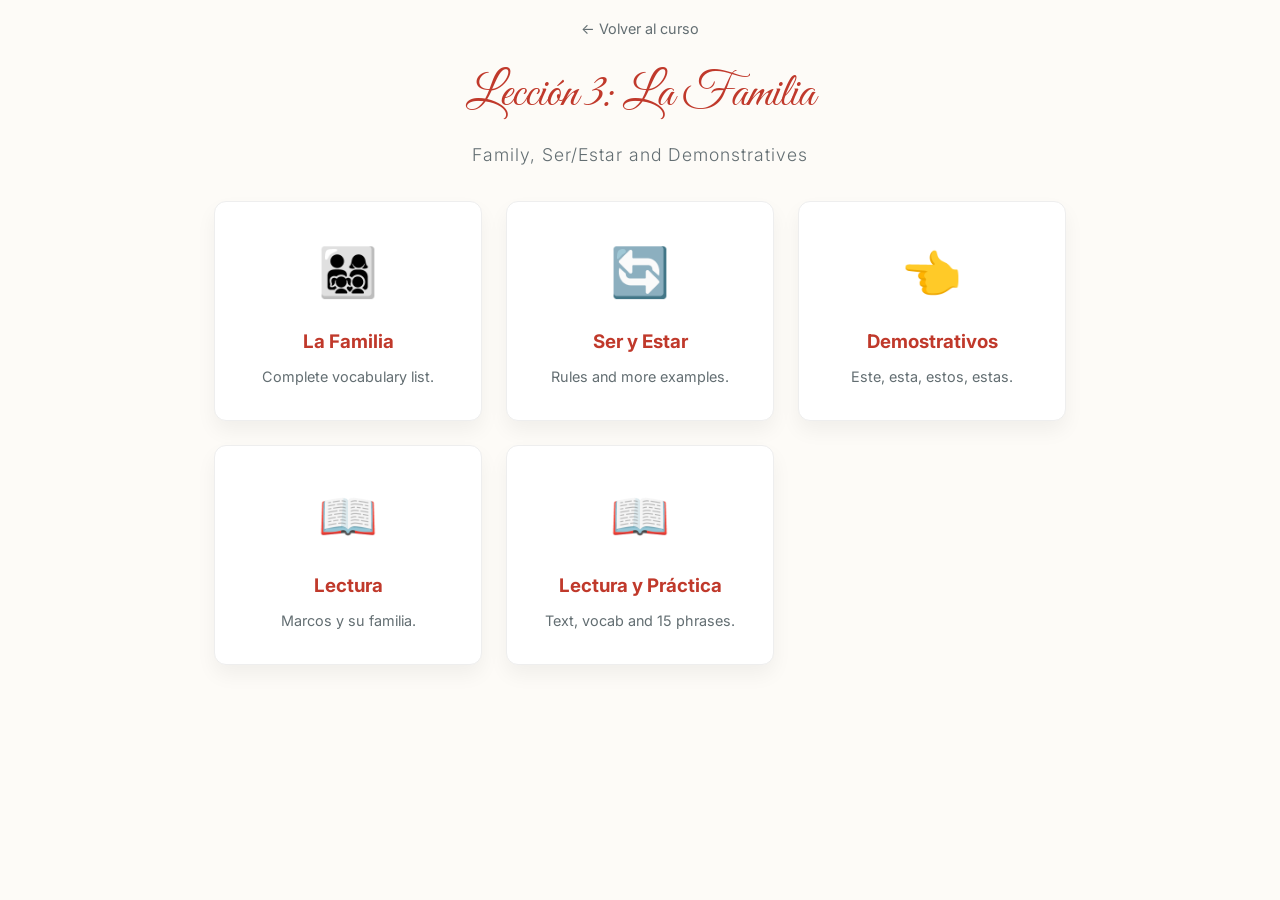
<file: clases/leccion-3/index.html>
<!DOCTYPE html>
<html lang="es">

<head>
    <meta charset="UTF-8">
    <meta name="viewport" content="width=device-width, initial-scale=1.0">
    <title>Lección 3: La Familia - SpanishIntuition</title>
    <link rel="preconnect" href="https://fonts.googleapis.com">
    <link rel="preconnect" href="https://fonts.gstatic.com" crossorigin>
    <link href="https://fonts.googleapis.com/css2?family=Inter:wght@300;400;600;700&family=Great+Vibes&display=swap"
        rel="stylesheet">
    <link rel="stylesheet" href="style.css">
</head>

<body>
    <div class="container">
        <header>
            <a href="../index.html" class="back-link">← Volver al curso</a>
            <h1>Lección 3: La Familia</h1>
            <p class="subtitle">Family, Ser/Estar and Demonstratives</p>
        </header>

        <!-- Main Menu for the Lesson -->
        <div id="course-menu" class="course-menu">
            <div class="menu-card" onclick="showLesson(2)">
                <div class="menu-icon">👨‍👩‍👧‍👦</div>
                <h3>La Familia</h3>
                <p>Complete vocabulary list.</p>
            </div>
            <div class="menu-card" onclick="showLesson(1)">
                <div class="menu-icon">🔄</div>
                <h3>Ser y Estar</h3>
                <p>Rules and more examples.</p>
            </div>
            <div class="menu-card" onclick="showLesson(3)">
                <div class="menu-icon">👈</div>
                <h3>Demostrativos</h3>
                <p>Este, esta, estos, estas.</p>
            </div>
            <div class="menu-card" onclick="showLesson(4)">
                <div class="menu-icon">📖</div>
                <h3>Lectura</h3>
                <p>Marcos y su familia.</p>
            </div>
            <div class="menu-card" onclick="showLesson(5)">
                <div class="menu-icon">📖</div>
                <h3>Lectura y Práctica</h3>
                <p>Text, vocab and 15 phrases.</p>
            </div>
        </div>

        <!-- Navigation bar (hidden at start) -->
        <div class="lesson-nav" style="display: none; margin-bottom: 2rem;">
            <button class="nav-btn" onclick="goToMenu()">🏠 Menú de Lección</button>
        </div>

        <!-- SECTION 1: SER Y ESTAR REVIEW -->
        <div id="lesson1" class="lesson-card">
            <h2>Ser vs Estar: Repaso</h2>
            <div class="explanation">
                <p><strong>Ser:</strong> Used for identity, origin, profession, and <strong>family
                        relationships</strong>.</p>
                <p><strong>Estar:</strong> Used for location and temporary states/feelings.</p>
            </div>

            <table class="conjugation-table">
                <thead>
                    <tr>
                        <th>Pronombre</th>
                        <th>SER (to be)</th>
                        <th>ESTAR (to be)</th>
                    </tr>
                </thead>
                <tbody>
                    <tr>
                        <td>Yo</td>
                        <td>Soy <button class="speak-btn" onclick="speak('Yo soy', 'es-ES')">🔊</button></td>
                        <td>Estoy <button class="speak-btn" onclick="speak('Yo estoy', 'es-ES')">🔊</button></td>
                    </tr>
                    <tr>
                        <td>Tú</td>
                        <td>Eres <button class="speak-btn" onclick="speak('Tú eres', 'es-ES')">🔊</button></td>
                        <td>Estás <button class="speak-btn" onclick="speak('Tú estás', 'es-ES')">🔊</button></td>
                    </tr>
                    <tr>
                        <td>Él / Ella</td>
                        <td>Es <button class="speak-btn" onclick="speak('Él es', 'es-ES')">🔊</button></td>
                        <td>Está <button class="speak-btn" onclick="speak('Él está', 'es-ES')">🔊</button></td>
                    </tr>
                    <tr>
                        <td>Nosotros</td>
                        <td>Somos <button class="speak-btn" onclick="speak('Nosotros somos', 'es-ES')">🔊</button></td>
                        <td>Estamos <button class="speak-btn" onclick="speak('Nosotros estamos', 'es-ES')">🔊</button>
                        </td>
                    </tr>
                    <tr>
                        <td>Ellos / Ellas</td>
                        <td>Son <button class="speak-btn" onclick="speak('Ellos son', 'es-ES')">🔊</button></td>
                        <td>Están <button class="speak-btn" onclick="speak('Ellos están', 'es-ES')">🔊</button></td>
                    </tr>
                </tbody>
            </table>

            <div class="exercise-container">
                <h3>Más Ejemplos:</h3>
                <div class="example-row">
                    <button class="speak-btn" onclick="speak('Yo soy de Madrid', 'es-ES')">🔊</button>
                    <span>Yo <strong>soy</strong> de Madrid. (Origin)</span>
                </div>
                <div class="example-row">
                    <button class="speak-btn" onclick="speak('Tú eres muy inteligente', 'es-ES')">🔊</button>
                    <span>Tú <strong>eres</strong> muy inteligente. (Characteristic)</span>
                </div>
                <div class="example-row">
                    <button class="speak-btn" onclick="speak('Nosotros somos una familia feliz', 'es-ES')">🔊</button>
                    <span>Nosotros <strong>somos</strong> una familia feliz. (Identity)</span>
                </div>
                <div class="example-row">
                    <button class="speak-btn" onclick="speak('Yo estoy cansado hoy', 'es-ES')">🔊</button>
                    <span>Yo <strong>estoy</strong> cansado hoy. (Temporary state)</span>
                </div>
                <div class="example-row">
                    <button class="speak-btn" onclick="speak('¿Dónde estás?', 'es-ES')">🔊</button>
                    <span>¿Dónde <strong>estás</strong>? (Location)</span>
                </div>
                <div class="example-row">
                    <button class="speak-btn" onclick="speak('Ellos están en el parque', 'es-ES')">🔊</button>
                    <span>Ellos <strong>están</strong> en el parque. (Location)</span>
                </div>
                <div class="example-row">
                    <button class="speak-btn" onclick="speak('La comida está muy buena', 'es-ES')">🔊</button>
                    <span>La comida <strong>está</strong> muy buena. (Specific state/taste)</span>
                </div>
            </div>
        </div>

        <!-- SECTION 2: LA FAMILIA VOCABULARY -->
        <div id="lesson2" class="lesson-card">
            <h2>Vocabulario: La Familia</h2>
            <div class="explanation">
                <p>Listen and repeat the family members. All members are here:</p>
            </div>

            <table class="conjugation-table">
                <thead>
                    <tr>
                        <th>Español</th>
                        <th>English</th>
                        <th>Pronunciación</th>
                    </tr>
                </thead>
                <tbody>
                    <tr>
                        <td>El padre</td>
                        <td>The father</td>
                        <td><button class="speak-btn" onclick="speak('El padre', 'es-ES')">🔊</button></td>
                    </tr>
                    <tr>
                        <td>La madre</td>
                        <td>The mother</td>
                        <td><button class="speak-btn" onclick="speak('La madre', 'es-ES')">🔊</button></td>
                    </tr>
                    <tr>
                        <td>El hermano</td>
                        <td>The brother</td>
                        <td><button class="speak-btn" onclick="speak('El hermano', 'es-ES')">🔊</button></td>
                    </tr>
                    <tr>
                        <td>La hermana</td>
                        <td>The sister</td>
                        <td><button class="speak-btn" onclick="speak('La hermana', 'es-ES')">🔊</button></td>
                    </tr>
                    <tr>
                        <td>El abuelo</td>
                        <td>The grandfather</td>
                        <td><button class="speak-btn" onclick="speak('El abuelo', 'es-ES')">🔊</button></td>
                    </tr>
                    <tr>
                        <td>La abuela</td>
                        <td>The grandmother</td>
                        <td><button class="speak-btn" onclick="speak('La abuela', 'es-ES')">🔊</button></td>
                    </tr>
                    <tr>
                        <td>El hijo</td>
                        <td>The son</td>
                        <td><button class="speak-btn" onclick="speak('El hijo', 'es-ES')">🔊</button></td>
                    </tr>
                    <tr>
                        <td>La hija</td>
                        <td>The daughter</td>
                        <td><button class="speak-btn" onclick="speak('La hija', 'es-ES')">🔊</button></td>
                    </tr>
                    <tr>
                        <td>El tío / La tía</td>
                        <td>The uncle / aunt</td>
                        <td><button class="speak-btn" onclick="speak('El tío, la tía', 'es-ES')">🔊</button></td>
                    </tr>
                    <tr>
                        <td>El primo / La prima</td>
                        <td>The cousin (m/f)</td>
                        <td><button class="speak-btn" onclick="speak('El primo, la prima', 'es-ES')">🔊</button></td>
                    </tr>
                    <tr>
                        <td>El sobrino / La sobrina</td>
                        <td>The nephew / niece</td>
                        <td><button class="speak-btn" onclick="speak('El sobrino, la sobrina', 'es-ES')">🔊</button>
                        </td>
                    </tr>
                    <tr>
                        <td>El nieto / La nieta</td>
                        <td>The grandson / granddaughter</td>
                        <td><button class="speak-btn" onclick="speak('El nieto, la nieta', 'es-ES')">🔊</button></td>
                    </tr>
                </tbody>
            </table>

            <div class="exercise-container" id="exercise-relationships">
                <h3>Relaciones Familiares:</h3>
                <p style="margin-bottom: 1rem; color: #666;">Translate these logical relationships into Spanish:</p>

                <div class="writing-item">
                    <span>1. My father's father is my grandfather.</span>
                    <input type="text" class="writing-input" data-answer="El padre de mi padre es mi abuelo"
                        style="width: 350px;" placeholder="...">
                    <button class="speak-btn" onclick="speak('El padre de mi padre es mi abuelo', 'es-ES')">🔊</button>
                </div>
                <div class="writing-item">
                    <span>2. My mother's sister is my aunt.</span>
                    <input type="text" class="writing-input" data-answer="La hermana de mi madre es mi tía"
                        style="width: 350px;" placeholder="...">
                    <button class="speak-btn" onclick="speak('La hermana de mi madre es mi tía', 'es-ES')">🔊</button>
                </div>
                <div class="writing-item">
                    <span>3. My father's brother is my uncle.</span>
                    <input type="text" class="writing-input" data-answer="El hermano de mi padre es mi tío"
                        style="width: 350px;" placeholder="...">
                    <button class="speak-btn" onclick="speak('El hermano de mi padre es mi tío', 'es-ES')">🔊</button>
                </div>
                <div class="writing-item">
                    <span>4. My uncle's son is my cousin.</span>
                    <input type="text" class="writing-input" data-answer="El hijo de mi tío es mi primo"
                        style="width: 350px;" placeholder="...">
                    <button class="speak-btn" onclick="speak('El hijo de mi tío es mi primo', 'es-ES')">🔊</button>
                </div>
                <div class="writing-item">
                    <span>5. My mother's mother is my grandmother.</span>
                    <input type="text" class="writing-input" data-answer="La madre de mi madre es mi abuela"
                        style="width: 350px;" placeholder="...">
                    <button class="speak-btn" onclick="speak('La madre de mi madre es mi abuela', 'es-ES')">🔊</button>
                </div>
                <div class="writing-item">
                    <span>6. My parents' daughter is my sister.</span>
                    <input type="text" class="writing-input" data-answer="La hija de mis padres es mi hermana"
                        style="width: 350px;" placeholder="...">
                    <button class="speak-btn"
                        onclick="speak('La hija de mis padres es mi hermana', 'es-ES')">🔊</button>
                </div>
                <div class="writing-item">
                    <span>7. My brother's daughter is my niece.</span>
                    <input type="text" class="writing-input" data-answer="La hija de mi hermano es mi sobrina"
                        style="width: 350px;" placeholder="...">
                    <button class="speak-btn"
                        onclick="speak('La hija de mi hermano es mi sobrina', 'es-ES')">🔊</button>
                </div>
                <div class="writing-item">
                    <span>8. My sister's son is my nephew.</span>
                    <input type="text" class="writing-input" data-answer="El hijo de mi hermana es mi sobrino"
                        style="width: 350px;" placeholder="...">
                    <button class="speak-btn"
                        onclick="speak('El hijo de mi hermana es mi sobrino', 'es-ES')">🔊</button>
                </div>
                <div class="writing-item">
                    <span>9. My daughter's son is my grandson.</span>
                    <input type="text" class="writing-input" data-answer="El hijo de mi hija es mi nieto"
                        style="width: 350px;" placeholder="...">
                    <button class="speak-btn" onclick="speak('El hijo de mi hija es mi nieto', 'es-ES')">🔊</button>
                </div>
                <div class="writing-item">
                    <span>10. My son's daughter is my granddaughter.</span>
                    <input type="text" class="writing-input" data-answer="La hija de mi hijo es mi nieta"
                        style="width: 350px;" placeholder="...">
                    <button class="speak-btn" onclick="speak('La hija de mi hijo es mi nieta', 'es-ES')">🔊</button>
                </div>

                <button class="nav-btn" style="margin-top: 1rem;"
                    onclick="checkWriting('exercise-relationships')">Comprobar Lógica</button>
                <div class="feedback"></div>
            </div>
        </div>

        <!-- SECTION 3: DEMOSTRATIVOS -->
        <div id="lesson3" class="lesson-card">
            <h2>Demostrativos y Objetos</h2>
            <div class="explanation">
                <p>Use these to point out things near you:</p>
                <ul>
                    <li><strong>Este:</strong> This (Masculine Singular)</li>
                    <li><strong>Esta:</strong> This (Feminine Singular)</li>
                    <li><strong>Estos:</strong> These (Masculine Plural)</li>
                    <li><strong>Estas:</strong> These (Feminine Plural)</li>
                </ul>
            </div>

            <div style="display: grid; grid-template-columns: 1fr 1fr; gap: 2rem; margin-bottom: 2rem;">
                <!-- Objects List -->
                <div style="background: #fdfdfd; padding: 1rem; border-radius: 12px; border: 1px solid #eee;">
                    <h3 style="font-size: 1.1rem; margin-bottom: 1rem;">Objetos Cotidianos:</h3>
                    <div style="display: grid; grid-template-columns: 1fr 1fr; gap: 0.5rem;">
                        <div>📖 <strong>Libro</strong> (m)</div>
                        <div>🪑 <strong>Mesa</strong> (f)</div>
                        <div>✏️ <strong>Lápiz</strong> (m)</div>
                        <div>🍎 <strong>Manzana</strong> (f)</div>
                        <div>🚗 <strong>Coches</strong> (m.pl)</div>
                        <div>🌸 <strong>Flores</strong> (f.pl)</div>
                    </div>
                </div>

                <!-- Colors List -->
                <div style="background: #fdfdfd; padding: 1rem; border-radius: 12px; border: 1px solid #eee;">
                    <h3 style="font-size: 1.1rem; margin-bottom: 1rem;">Colores:</h3>
                    <div style="display: grid; grid-template-columns: 1fr 1fr; gap: 0.5rem; font-weight: bold;">
                        <div style="color: #c0392b;">Rojo</div>
                        <div style="color: #2980b9;">Azul</div>
                        <div style="color: #27ae60;">Verde</div>
                        <div style="color: #f1c40f; text-shadow: 1px 1px 1px #999;">Amarillo</div>
                        <div style="color: #000;">Negro</div>
                        <div style="color: #fff; text-shadow: 1px 1px 2px #000;">Blanco</div>
                    </div>
                </div>
            </div>

            <div id="exercise-demo" class="writing-exercise">
                <h3>Práctica Combinada:</h3>
                <p style="color: #666; margin-bottom: 1rem;">Combine Demonstrative + Object + Verb SER + Color:</p>

                <div class="writing-item">
                    <span>1. (This, masc) book is red.</span>
                    <input type="text" class="writing-input" data-answer="Este libro es rojo" style="width: 300px;"
                        placeholder="...">
                    <button class="speak-btn" onclick="speak('Este libro es rojo', 'es-ES')">🔊</button>
                </div>
                <div class="writing-item">
                    <span>2. (This, fem) table is blue.</span>
                    <input type="text" class="writing-input" data-answer="Esta mesa es azul" style="width: 300px;"
                        placeholder="...">
                    <button class="speak-btn" onclick="speak('Esta mesa es azul', 'es-ES')">🔊</button>
                </div>
                <div class="writing-item">
                    <span>3. (These, masc) cars are green.</span>
                    <input type="text" class="writing-input" data-answer="Estos coches son verdes" style="width: 300px;"
                        placeholder="...">
                    <button class="speak-btn" onclick="speak('Estos coches son verdes', 'es-ES')">🔊</button>
                </div>
                <div class="writing-item">
                    <span>4. (These, fem) flowers are yellow.</span>
                    <input type="text" class="writing-input" data-answer="Estas flores son amarillas"
                        style="width: 300px;" placeholder="...">
                    <button class="speak-btn" onclick="speak('Estas flores son amarillas', 'es-ES')">🔊</button>
                </div>
                <div class="writing-item">
                    <span>5. (This, masc) pencil is black.</span>
                    <input type="text" class="writing-input" data-answer="Este lápiz es negro" style="width: 300px;"
                        placeholder="...">
                    <button class="speak-btn" onclick="speak('Este lápiz es negro', 'es-ES')">🔊</button>
                </div>
                <div class="writing-item">
                    <span>6. (This, fem) apple is white.</span>
                    <input type="text" class="writing-input" data-answer="Esta manzana es blanca" style="width: 300px;"
                        placeholder="...">
                    <button class="speak-btn" onclick="speak('Esta manzana es blanca', 'es-ES')">🔊</button>
                </div>

                <button class="nav-btn" style="margin-top: 1rem;"
                    onclick="checkWriting('exercise-demo')">Comprobar</button>
                <div class="feedback"></div>
            </div>
        </div>

        <!-- SECTION 4: READING TEXT -->
        <div id="lesson4" class="lesson-card">
            <h2>Mi Familia: Marcos</h2>
            <div class="explanation">
                <p>Repasa los verbos clave antes de leer el texto:</p>
                <div
                    style="background: #e3f2fd; padding: 1rem; border-radius: 8px; border-left: 4px solid #2196f3; margin-top: 1rem;">
                    <p><strong>💡 Pro Tip:</strong> In Spanish, we usually omit the subject pronouns (<em>Yo, Tú,
                            Él...</em>) because the verb endings already identify the person. For example, instead of
                        saying <strong>"Yo soy"</strong>, we often just say <strong>"Soy"</strong>.</p>
                </div>
            </div>

            <!-- Verb Review Grid -->
            <div
                style="display: grid; grid-template-columns: repeat(auto-fit, minmax(200px, 1fr)); gap: 1rem; margin-bottom: 2rem;">
                <!-- SER -->
                <div style="background: white; border: 1px solid #eee; border-radius: 12px; padding: 1rem;">
                    <h4 style="color: var(--accent-color); margin-bottom: 0.5rem; text-align: center;">SER</h4>
                    <table style="width: 100%; font-size: 0.9rem;">
                        <tr>
                            <td>Yo <strong>soy</strong></td>
                            <td><button class="speak-btn" onclick="speak('Yo soy', 'es-ES')">🔊</button></td>
                        </tr>
                        <tr>
                            <td>Tú <strong>eres</strong></td>
                            <td><button class="speak-btn" onclick="speak('Tú eres', 'es-ES')">🔊</button></td>
                        </tr>
                        <tr>
                            <td>Él/Ella <strong>es</strong></td>
                            <td><button class="speak-btn" onclick="speak('Él es', 'es-ES')">🔊</button></td>
                        </tr>
                        <tr>
                            <td>Nosotros <strong>somos</strong></td>
                            <td><button class="speak-btn" onclick="speak('Nosotros somos', 'es-ES')">🔊</button></td>
                        </tr>
                        <tr>
                            <td>Ellos/as <strong>son</strong></td>
                            <td><button class="speak-btn" onclick="speak('Ellos son', 'es-ES')">🔊</button></td>
                        </tr>
                    </table>
                </div>
                <!-- ESTAR -->
                <div style="background: white; border: 1px solid #eee; border-radius: 12px; padding: 1rem;">
                    <h4 style="color: var(--accent-color); margin-bottom: 0.5rem; text-align: center;">ESTAR</h4>
                    <table style="width: 100%; font-size: 0.9rem;">
                        <tr>
                            <td>Yo <strong>estoy</strong></td>
                            <td><button class="speak-btn" onclick="speak('Yo estoy', 'es-ES')">🔊</button></td>
                        </tr>
                        <tr>
                            <td>Tú <strong>estás</strong></td>
                            <td><button class="speak-btn" onclick="speak('Tú estás', 'es-ES')">🔊</button></td>
                        </tr>
                        <tr>
                            <td>Él/Ella <strong>está</strong></td>
                            <td><button class="speak-btn" onclick="speak('Él está', 'es-ES')">🔊</button></td>
                        </tr>
                        <tr>
                            <td>Nosotros <strong>estamos</strong></td>
                            <td><button class="speak-btn" onclick="speak('Nosotros estamos', 'es-ES')">🔊</button></td>
                        </tr>
                        <tr>
                            <td>Ellos/as <strong>están</strong></td>
                            <td><button class="speak-btn" onclick="speak('Ellos están', 'es-ES')">🔊</button></td>
                        </tr>
                    </table>
                </div>
                <!-- TENER -->
                <div style="background: white; border: 1px solid #eee; border-radius: 12px; padding: 1rem;">
                    <h4 style="color: var(--accent-color); margin-bottom: 0.5rem; text-align: center;">TENER</h4>
                    <table style="width: 100%; font-size: 0.9rem;">
                        <tr>
                            <td>Yo <strong>tengo</strong></td>
                            <td><button class="speak-btn" onclick="speak('Yo tengo', 'es-ES')">🔊</button></td>
                        </tr>
                        <tr>
                            <td>Tú <strong>tienes</strong></td>
                            <td><button class="speak-btn" onclick="speak('Tú tienes', 'es-ES')">🔊</button></td>
                        </tr>
                        <tr>
                            <td>Él/Ella <strong>tiene</strong></td>
                            <td><button class="speak-btn" onclick="speak('Él tiene', 'es-ES')">🔊</button></td>
                        </tr>
                        <tr>
                            <td>Nosotros <strong>tenemos</strong></td>
                            <td><button class="speak-btn" onclick="speak('Nosotros tenemos', 'es-ES')">🔊</button></td>
                        </tr>
                        <tr>
                            <td>Ellos/as <strong>tienen</strong></td>
                            <td><button class="speak-btn" onclick="speak('Ellos tienen', 'es-ES')">🔊</button></td>
                        </tr>
                    </table>
                </div>
                <!-- VIVIR -->
                <div style="background: white; border: 1px solid #eee; border-radius: 12px; padding: 1rem;">
                    <h4 style="color: var(--accent-color); margin-bottom: 0.5rem; text-align: center;">VIVIR</h4>
                    <table style="width: 100%; font-size: 0.9rem;">
                        <tr>
                            <td>Yo <strong>vivo</strong></td>
                            <td><button class="speak-btn" onclick="speak('Yo vivo', 'es-ES')">🔊</button></td>
                        </tr>
                        <tr>
                            <td>Tú <strong>vives</strong></td>
                            <td><button class="speak-btn" onclick="speak('Tú vives', 'es-ES')">🔊</button></td>
                        </tr>
                        <tr>
                            <td>Él/Ella <strong>vive</strong></td>
                            <td><button class="speak-btn" onclick="speak('Él vive', 'es-ES')">🔊</button></td>
                        </tr>
                        <tr>
                            <td>Nosotros <strong>vivimos</strong></td>
                            <td><button class="speak-btn" onclick="speak('Nosotros vivimos', 'es-ES')">🔊</button></td>
                        </tr>
                        <tr>
                            <td>Ellos/as <strong>viven</strong></td>
                            <td><button class="speak-btn" onclick="speak('Ellos viven', 'es-ES')">🔊</button></td>
                        </tr>
                    </table>
                </div>
            </div>

            <div class="reading-container">
                <button class="speak-btn" style="position: absolute; top: 10px; right: 10px;"
                    onclick="speak('Hola, soy Marcos. Tengo veinticinco años. Soy de Madrid pero vivo en Londres con mi familia. Estoy muy feliz aquí. Mi familia es grande. Este es mi padre, se llama Juan. Estas son mis hermanas, Lucía y Marta. Mi hermano se llama Pedro. Tenemos una casa bonita.', 'es-ES')">🔊
                    Escuchar texto completo</button>
                <p class="reading-text">
                    "Hola, <strong>soy</strong> Marcos. <strong>Tengo</strong> 25 años. <strong>Soy</strong> de Madrid
                    pero <strong>vivo</strong> en Londres con mi familia. <strong>Estoy</strong> muy feliz aquí. Mi
                    familia <strong>es</strong> grande. <strong>Este es</strong> mi padre, se llama Juan. <strong>Estas
                        son</strong> mis hermanas, Lucía y Marta. Mi hermano se llama Pedro. <strong>Tenemos</strong>
                    una casa bonita."
                </p>
            </div>

            <div id="exercise-reading" class="writing-exercise">
                <h3>Completar según el texto:</h3>
                <div class="writing-item">
                    <span>1. Marcos</span>
                    <input type="text" class="writing-input" data-answer="tiene" placeholder="verbo tener">
                    <span>25 años.</span>
                </div>
                <div class="writing-item">
                    <span>2. Él</span>
                    <input type="text" class="writing-input" data-answer="vive" placeholder="verbo vivir">
                    <span>en Londres.</span>
                </div>
                <div class="writing-item">
                    <span>3. Sus hermanas</span>
                    <input type="text" class="writing-input" data-answer="son" placeholder="verbo ser">
                    <span>Lucía y Marta.</span>
                </div>
                <div class="writing-item">
                    <span>4. Él</span>
                    <input type="text" class="writing-input" data-answer="esta" placeholder="verbo estar">
                    <span>muy feliz.</span>
                </div>

                <button class="nav-btn" style="margin-top: 1rem;"
                    onclick="checkWriting('exercise-reading')">Comprobar</button>
                <div class="feedback"></div>
            </div>
        </div>
        <!-- SECTION 5: TRANSLATION PRACTICE -->
        <div id="lesson5" class="lesson-card">
            <h2>Lectura y Vocabulario</h2>

            <!-- Long Text Section -->
            <div class="exercise-container">
                <h3>Lectura Avanzada: La Familia de Alejandro</h3>
                <div class="explanation">
                    <p>Listen to Alejandro describing his family in detail. Compare the Spanish and English versions.
                    </p>
                </div>

                <div class="reading-container">
                    <button class="speak-btn" style="position: absolute; top: 10px; right: 10px;"
                        onclick="speak('Hola, me llamo Alejandro y tengo treinta años. Mi familia es muy especial para mí. Vivo en una casa grande en Valencia con mis padres y mi abuela. Mi padre se llama Ricardo y es ingeniero. Mi madre se llama Elena y es profesora de música. Son personas muy trabajadoras. Tengo dos hermanas menores, Sofía y Laura. Ellas están estudiando en la universidad. También tengo un hermano mayor que vive en Madrid con su esposa y mi sobrino, que es un bebé encantador. Mi tío favorito es el hermano de mi madre; él es muy divertido y siempre nos cuenta historias de sus viajes. Los fines de semana, todos nos reunimos para comer paella. Estoy muy orgulloso de mi familia porque siempre estamos juntos en los momentos importantes.', 'es-ES')">🔊
                        Escuchar en Español</button>

                    <div style="display: grid; grid-template-columns: 1fr 1fr; gap: 2rem;">
                        <div class="reading-text"
                            style="font-style: italic; border-right: 1px solid #eee; padding-right: 1rem;">
                            <h4 style="color: var(--accent-color); margin-bottom: 0.5rem;">Español</h4>
                            "Hola, me llamo <strong>Alejandro</strong> y <strong>tengo</strong> treinta años. Mi familia
                            <strong>es</strong> muy especial para mí. <strong>Vivo</strong> en una casa grande en
                            Valencia con mis padres y mi abuela. Mi padre se llama Ricardo y <strong>es</strong>
                            ingeniero. Mi madre se llama Elena y <strong>es</strong> profesora de música.
                            <strong>Son</strong> personas muy trabajadoras. <strong>Tengo</strong> dos hermanas menores,
                            Sofía y Laura. Ellas <strong>están</strong> estudiando en la universidad. También
                            <strong>tengo</strong> un hermano mayor que <strong>vive</strong> en Madrid con su esposa y
                            mi sobrino, que <strong>es</strong> un bebé encantador. Mi tío favorito <strong>es</strong>
                            el hermano de mi madre; él <strong>es</strong> muy divertido y siempre nos cuenta historias
                            de sus viajes. Los fines de semana, todos nos reunimos para comer paella.
                            <strong>Estoy</strong> muy orgulloso de mi familia porque siempre <strong>estamos</strong>
                            juntos en los momentos importantes."
                        </div>
                        <div class="reading-text" style="color: #636e72;">
                            <h4 style="color: var(--secondary-accent); margin-bottom: 0.5rem;">English</h4>
                            "Hello, my name is <strong>Alejandro</strong> and I am thirty years old. My family
                            <strong>is</strong> very special to me. I <strong>live</strong> in a large house in Valencia
                            with my parents and my grandmother. My father's name is Ricardo and he <strong>is</strong>
                            an engineer. My mother's name is Elena and she <strong>is</strong> a music teacher. They
                            <strong>are</strong> very hard-working people. I <strong>have</strong> two younger sisters,
                            Sofia and Laura. They <strong>are</strong> studying at the university. I also
                            <strong>have</strong> an older brother who <strong>lives</strong> in Madrid with his wife
                            and my nephew, who <strong>is</strong> a charming baby. My favorite uncle
                            <strong>is</strong> my mother's brother; he <strong>is</strong> very funny and always tells
                            us stories about his travels. On weekends, we all get together to eat paella. I
                            <strong>am</strong> very proud of my family because we <strong>are</strong> always together
                            during important moments."
                        </div>
                    </div>
                </div>
            </div>

            <!-- Vocabulary Summary -->
            <div class="exercise-container"
                style="border-top: 1px solid #eee; border-bottom: 1px solid #eee; margin-top: 2rem; padding: 2rem 0;">
                <h3>Resumen de Vocabulario:</h3>
                <div
                    style="display: grid; grid-template-columns: repeat(auto-fit, minmax(150px, 1fr)); gap: 1rem; background: #f8f9fa; padding: 1.5rem; border-radius: 12px;">
                    <div><strong>Padre:</strong> Father</div>
                    <div><strong>Madre:</strong> Mother</div>
                    <div><strong>Hijo/a:</strong> Son/Daughter</div>
                    <div><strong>Abuelo/a:</strong> Grandfather/mother</div>
                    <div><strong>Tío/a:</strong> Uncle/Aunt</div>
                    <div><strong>Primo/a:</strong> Cousin</div>
                    <div><strong>Sobrino/a:</strong> Nephew/Niece</div>
                    <div><strong>Nieto/a:</strong> Grandson/daughter</div>
                    <div><strong>Hermano/a:</strong> Brother/Sister</div>
                </div>
            </div>

            <div class="exercise-container" style="margin-top: 2rem;">
                <h3>Práctica: 15 Frases de Traducción</h3>
                <div class="explanation">
                    <p>Translate the following phrases from English to Spanish. Use the vocabulary above for help.</p>
                </div>

                <div id="exercise-translation" class="writing-exercise">
                    <div class="writing-item">
                        <span>1. I am at home.</span>
                        <input type="text" class="writing-input" data-answer="Estoy en casa" style="width: 250px;"
                            placeholder="Traduce...">
                        <button class="speak-btn" onclick="speak('Estoy en casa', 'es-ES')">🔊</button>
                    </div>
                    <div class="writing-item">
                        <span>2. He is my brother.</span>
                        <input type="text" class="writing-input" data-answer="Él es mi hermano" style="width: 250px;"
                            placeholder="Traduce...">
                        <button class="speak-btn" onclick="speak('Él es mi hermano', 'es-ES')">🔊</button>
                    </div>
                    <div class="writing-item">
                        <span>3. They are from Spain.</span>
                        <input type="text" class="writing-input" data-answer="Ellos son de España" style="width: 250px;"
                            placeholder="Traduce...">
                        <button class="speak-btn" onclick="speak('Ellos son de España', 'es-ES')">🔊</button>
                    </div>
                    <div class="writing-item">
                        <span>4. We are happy.</span>
                        <input type="text" class="writing-input" data-answer="Estamos felices" style="width: 250px;"
                            placeholder="Traduce...">
                        <button class="speak-btn" onclick="speak('Estamos felices', 'es-ES')">🔊</button>
                    </div>
                    <div class="writing-item">
                        <span>5. You are a student.</span>
                        <input type="text" class="writing-input" data-answer="Eres estudiante" style="width: 250px;"
                            placeholder="Traduce...">
                        <button class="speak-btn" onclick="speak('Eres estudiante', 'es-ES')">🔊</button>
                    </div>
                    <div class="writing-item">
                        <span>6. My father is tall.</span>
                        <input type="text" class="writing-input" data-answer="Mi padre es alto" style="width: 250px;"
                            placeholder="Traduce...">
                        <button class="speak-btn" onclick="speak('Mi padre es alto', 'es-ES')">🔊</button>
                    </div>
                    <div class="writing-item">
                        <span>7. Where is the museum?</span>
                        <input type="text" class="writing-input" data-answer="¿Dónde está el museo?"
                            style="width: 250px;" placeholder="Traduce...">
                        <button class="speak-btn" onclick="speak('¿Dónde está el museo?', 'es-ES')">🔊</button>
                    </div>
                    <div class="writing-item">
                        <span>8. She is my grandmother.</span>
                        <input type="text" class="writing-input" data-answer="Ella es mi abuela" style="width: 250px;"
                            placeholder="Traduce...">
                        <button class="speak-btn" onclick="speak('Ella es mi abuela', 'es-ES')">🔊</button>
                    </div>
                    <div class="writing-item">
                        <span>9. My brothers are here.</span>
                        <input type="text" class="writing-input" data-answer="Mis hermanos están aquí"
                            style="width: 250px;" placeholder="Traduce...">
                        <button class="speak-btn" onclick="speak('Mis hermanos están aquí', 'es-ES')">🔊</button>
                    </div>
                    <div class="writing-item">
                        <span>10. The table is big.</span>
                        <input type="text" class="writing-input" data-answer="La mesa es grande" style="width: 250px;"
                            placeholder="Traduce...">
                        <button class="speak-btn" onclick="speak('La mesa es grande', 'es-ES')">🔊</button>
                    </div>
                    <div class="writing-item">
                        <span>11. I have a sister.</span>
                        <input type="text" class="writing-input" data-answer="Tengo una hermana" style="width: 250px;"
                            placeholder="Traduce...">
                        <button class="speak-btn" onclick="speak('Tengo una hermana', 'es-ES')">🔊</button>
                    </div>
                    <div class="writing-item">
                        <span>12. This is my house.</span>
                        <input type="text" class="writing-input" data-answer="Esta es mi casa" style="width: 250px;"
                            placeholder="Traduce...">
                        <button class="speak-btn" onclick="speak('Esta es mi casa', 'es-ES')">🔊</button>
                    </div>
                    <div class="writing-item">
                        <span>13. These are my parents.</span>
                        <input type="text" class="writing-input" data-answer="Estos son mis padres"
                            style="width: 250px;" placeholder="Traduce...">
                        <button class="speak-btn" onclick="speak('Estos son mis padres', 'es-ES')">🔊</button>
                    </div>
                    <div class="writing-item">
                        <span>14. How are you?</span>
                        <input type="text" class="writing-input" data-answer="¿Cómo estás?" style="width: 250px;"
                            placeholder="Traduce...">
                        <button class="speak-btn" onclick="speak('¿Cómo estás?', 'es-ES')">🔊</button>
                    </div>
                    <div class="writing-item">
                        <span>15. The sun is yellow.</span>
                        <input type="text" class="writing-input" data-answer="El sol es amarillo" style="width: 250px;"
                            placeholder="Traduce...">
                        <button class="speak-btn" onclick="speak('El sol es amarillo', 'es-ES')">🔊</button>
                    </div>

                    <button class="nav-btn" style="margin-top: 1rem;"
                        onclick="checkWriting('exercise-translation')">Comprobar Respuestas</button>
                    <div class="feedback"></div>
                </div>
            </div>
        </div>

        <script src="app.js"></script>
</body>

</html>
</file>
<file: clases/leccion-1/style.css>
:root {
    --bg-color: #fdfbf7;
    --card-bg: #ffffff;
    --text-primary: #2d3436;
    --text-secondary: #636e72;
    --accent-color: #c0392b;
    --secondary-accent: #2980b9;
    --success: #27ae60;
    --font-main: 'Inter', -apple-system, BlinkMacSystemFont, "Segoe UI", Roboto, sans-serif;
    --font-fancy: 'Great Vibes', cursive;
    --shadow: 0 10px 20px rgba(0, 0, 0, 0.05);
    --border-radius: 12px;
}

* {
    box-sizing: border-box;
    margin: 0;
    padding: 0;
}

body {
    font-family: var(--font-main);
    background-color: var(--bg-color);
    color: var(--text-primary);
    line-height: 1.6;
    overflow-x: hidden;
}

.container {
    max-width: 900px;
    margin: 2rem auto;
    padding: 0 1.5rem;
}

header {
    text-align: center;
    margin-bottom: 3rem;
}

.back-link {
    text-decoration: none;
    color: var(--text-secondary);
    font-size: 0.9rem;
    display: inline-block;
    margin-bottom: 1.5rem;
}

h1 {
    font-family: var(--font-fancy);
    font-size: 4rem;
    color: var(--accent-color);
    margin-bottom: 0.5rem;
    font-weight: 400;
}

.subtitle {
    font-size: 1.2rem;
    color: var(--text-secondary);
    font-weight: 300;
    letter-spacing: 1px;
}

/* Lesson Navigation */
.lesson-nav {
    display: flex;
    justify-content: center;
    gap: 1rem;
    margin-bottom: 2rem;
    flex-wrap: wrap;
}

.nav-btn {
    padding: 0.8rem 1.5rem;
    border: none;
    background: var(--card-bg);
    border-radius: 30px;
    cursor: pointer;
    font-weight: 600;
    color: var(--text-secondary);
    box-shadow: var(--shadow);
    transition: all 0.3s ease;
    border: 2px solid transparent;
}

.nav-btn.active {
    background: var(--accent-color);
    color: white;
}

.nav-btn:hover:not(.active) {
    transform: translateY(-2px);
    border-color: var(--accent-color);
}

/* Lesson Content */
.lesson-card {
    background: var(--card-bg);
    padding: 2.5rem;
    border-radius: var(--border-radius);
    box-shadow: var(--shadow);
    display: none;
    animation: fadeIn 0.5s ease;
}

.lesson-card.active {
    display: block;
}

@keyframes fadeIn {
    from {
        opacity: 0;
        transform: translateY(10px);
    }

    to {
        opacity: 1;
        transform: translateY(0);
    }
}

h2 {
    font-size: 2rem;
    margin-bottom: 1.5rem;
    color: var(--accent-color);
    border-bottom: 2px solid #eee;
    padding-bottom: 0.5rem;
}

h3 {
    margin: 1.5rem 0 1rem;
    color: var(--secondary-accent);
}

.explanation {
    background: #f8f9fa;
    padding: 1.5rem;
    border-left: 4px solid var(--secondary-accent);
    margin-bottom: 2rem;
    font-size: 1.1rem;
}

.bilingual-block {
    display: grid;
    grid-template-columns: 1fr 1fr;
    gap: 2rem;
    margin-bottom: 2rem;
}

.lang-column h4 {
    text-transform: uppercase;
    font-size: 0.8rem;
    letter-spacing: 1px;
    color: var(--text-secondary);
    margin-bottom: 1rem;
}

.vocab-list {
    list-style: none;
}

.vocab-item {
    padding: 0.5rem 0;
    border-bottom: 1px solid #f0f0f0;
    display: flex;
    justify-content: space-between;
}

/* Drag and Drop Styling */
.exercise-container {
    margin-top: 2rem;
    padding-top: 2rem;
    border-top: 2px dashed #eee;
}

.drop-zones {
    display: grid;
    grid-template-columns: repeat(auto-fit, minmax(200px, 1fr));
    gap: 1.5rem;
    margin-bottom: 2rem;
}

.drop-item {
    background: #fdfdfd;
    border: 2px dashed #ccc;
    padding: 1.5rem;
    border-radius: var(--border-radius);
    text-align: center;
    min-height: 100px;
    display: flex;
    flex-direction: column;
    align-items: center;
    justify-content: center;
    transition: all 0.3s ease;
}

.drop-item.hover {
    border-color: var(--accent-color);
    background: #fff5f5;
}

.drop-label {
    font-weight: 700;
    font-size: 1.5rem;
    margin-bottom: 0.5rem;
}

.draggables {
    display: flex;
    flex-wrap: wrap;
    gap: 1rem;
    justify-content: center;
    background: #f1f2f6;
    padding: 1.5rem;
    border-radius: var(--border-radius);
}

.draggable {
    background: white;
    padding: 0.8rem 1.5rem;
    border-radius: 8px;
    cursor: grab;
    box-shadow: 0 4px 6px rgba(0, 0, 0, 0.05);
    font-weight: 600;
    user-select: none;
    transition: transform 0.2s;
}

.draggable:active {
    cursor: grabbing;
}

.draggable.placed {
    background: var(--success);
    color: white;
    cursor: default;
}

.feedback {
    text-align: center;
    margin-top: 1rem;
    font-weight: 600;
    height: 1.5rem;
}

/* Calendar Exercise Styles */
.calendar-slot {
    border: 2px solid #2196f3;
    background: #e3f2fd;
    border-radius: 8px;
    display: flex;
    align-items: center;
    justify-content: center;
    transition: all 0.3s ease;
}

.calendar-day-fixed {
    display: flex;
    align-items: center;
    justify-content: center;
    font-size: 0.8rem;
    border: 1px solid #ddd;
    color: #444;
}

.calendar-slot .draggable {
    padding: 2px;
    font-size: 0.8rem;
    width: 100%;
    height: 100%;
    margin: 0;
    display: flex;
    align-items: center;
    justify-content: center;
}

/* Specific for Reading Text */
.reading-text {
    font-size: 1.2rem;
    background: #fffcf0;
    padding: 2rem;
    border-radius: var(--border-radius);
    border: 1px solid #f3e5ab;
    margin-bottom: 2rem;
    font-style: italic;
}

.questions-container {
    display: flex;
    flex-direction: column;
    gap: 1.5rem;
}

.question-block {
    background: white;
    padding: 1.2rem;
    border-radius: 8px;
    box-shadow: 0 2px 4px rgba(0, 0, 0, 0.03);
}

.options-grid {
    display: grid;
    grid-template-columns: 1fr 1fr;
    gap: 10px;
    margin-top: 10px;
}

.option-btn {
    padding: 10px;
    border: 1px solid #ddd;
    background: white;
    border-radius: 5px;
    cursor: pointer;
    transition: background 0.3s;
}

.option-btn:hover {
    background: #f0f0f0;
}

.option-btn.correct {
    background: var(--success);
    color: white;
    border-color: var(--success);
}

.option-btn.wrong {
    background: var(--accent-color);
    color: white;
    border-color: var(--accent-color);
}

@media (max-width: 768px) {
    .container {
        margin: 1rem auto;
        padding: 0 1rem;
    }

    h1 {
        font-size: 3rem;
    }

    .lesson-card {
        padding: 1.5rem;
    }

    .options-grid {
        grid-template-columns: 1fr;
    }

    .drop-zones {
        grid-template-columns: 1fr;
        gap: 0.8rem;
    }

    .drop-item {
        padding: 0.8rem;
        min-height: 60px;
    }

    .drop-label {
        font-size: 1.2rem;
        margin-bottom: 0.2rem;
    }
}

@media (max-width: 480px) {
    h1 {
        font-size: 2.5rem;
    }

    .subtitle {
        font-size: 1rem;
    }

    .nav-btn {
        padding: 0.6rem 1.2rem;
        font-size: 0.9rem;
    }

    .bilingual-block {
        grid-template-columns: 1fr;
        gap: 1rem;
    }

    .reading-text {
        padding: 1.2rem;
        font-size: 1.1rem;
    }

    .draggable {
        padding: 0.6rem 1rem;
        font-size: 0.9rem;
    }
}
</file>
<file: clases/leccion-2/style.css>
:root {
    --bg-color: #fdfbf7;
    --card-bg: #ffffff;
    --text-primary: #2d3436;
    --text-secondary: #636e72;
    --accent-color: #c0392b;
    --secondary-accent: #2980b9;
    --success: #27ae60;
    --font-main: 'Inter', -apple-system, BlinkMacSystemFont, "Segoe UI", Roboto, sans-serif;
    --font-fancy: 'Great Vibes', cursive;
    --shadow: 0 10px 20px rgba(0, 0, 0, 0.05);
    --border-radius: 12px;
}

* {
    box-sizing: border-box;
    margin: 0;
    padding: 0;
}

body {
    font-family: var(--font-main);
    background-color: var(--bg-color);
    color: var(--text-primary);
    line-height: 1.6;
    overflow-x: hidden;
}

.container {
    max-width: 900px;
    margin: 1rem auto;
    padding: 0 1.5rem;
}

header {
    text-align: center;
    margin-bottom: 2rem;
}

.back-link {
    text-decoration: none;
    color: var(--text-secondary);
    font-size: 0.9rem;
    display: inline-block;
    margin-bottom: 1rem;
}

h1 {
    font-family: var(--font-fancy);
    font-size: 3rem;
    color: var(--accent-color);
    margin-bottom: 0.5rem;
    font-weight: 400;
}

.subtitle {
    font-size: 1.1rem;
    color: var(--text-secondary);
    font-weight: 300;
    letter-spacing: 1px;
}

/* Menu Grid */
.course-menu {
    display: grid;
    grid-template-columns: repeat(auto-fit, minmax(250px, 1fr));
    gap: 1.5rem;
    margin-bottom: 2rem;
}

.menu-card {
    background: white;
    padding: 2rem;
    border-radius: var(--border-radius);
    box-shadow: var(--shadow);
    text-align: center;
    cursor: pointer;
    transition: all 0.3s ease;
    border: 1px solid #eee;
}

.menu-card:hover {
    transform: translateY(-5px);
    border-color: var(--accent-color);
    box-shadow: 0 15px 30px rgba(0,0,0,0.1);
}

.menu-icon {
    font-size: 3rem;
    margin-bottom: 1rem;
}

.menu-card h3 {
    color: var(--accent-color);
    margin-bottom: 0.5rem;
}

.menu-card p {
    color: var(--text-secondary);
    font-size: 0.9rem;
}

/* Navigation */
.lesson-nav {
    display: flex;
    justify-content: center;
}

.nav-btn {
    background: var(--secondary-accent);
    color: white;
    border: none;
    padding: 0.8rem 1.5rem;
    border-radius: 25px;
    font-weight: 600;
    cursor: pointer;
    transition: all 0.3s ease;
}

.nav-btn:hover {
    background: var(--accent-color);
    transform: scale(1.05);
}

/* Lesson Card */
.lesson-card {
    background: var(--card-bg);
    padding: 1.5rem;
    border-radius: var(--border-radius);
    box-shadow: var(--shadow);
    animation: fadeIn 0.5s ease;
    display: block;
}

@keyframes fadeIn {
    from {
        opacity: 0;
        transform: translateY(10px);
    }

    to {
        opacity: 1;
        transform: translateY(0);
    }
}

h2 {
    font-size: 1.6rem;
    margin-bottom: 1rem;
    color: var(--accent-color);
    border-bottom: 2px solid #eee;
    padding-bottom: 0.5rem;
}

.explanation {
    background: #f8f9fa;
    padding: 1rem;
    border-left: 4px solid var(--secondary-accent);
    margin-bottom: 1.5rem;
    font-size: 1rem;
}

.conjugation-table {
    width: 100%;
    margin-top: 10px;
    border-collapse: collapse;
    background: white;
    border-radius: 8px;
    overflow: hidden;
    margin-bottom: 1.5rem;
}

.conjugation-table th {
    background: var(--secondary-accent);
    color: white;
    padding: 8px;
    text-align: left;
}

.conjugation-table td {
    padding: 8px;
    border-bottom: 1px solid #eee;
}

/* Drag and Drop Styling */
.exercise-container {
    margin-top: 1.5rem;
    padding-top: 1.5rem;
    border-top: 2px dashed #eee;
}

.drop-zones {
    display: grid;
    grid-template-columns: repeat(auto-fit, minmax(160px, 1fr));
    gap: 1rem;
    margin-bottom: 1.5rem;
}

.drop-item {
    background: #fdfdfd;
    border: 2px dashed #ccc;
    padding: 0.8rem;
    border-radius: var(--border-radius);
    text-align: center;
    min-height: 80px;
    display: flex;
    flex-direction: column;
    align-items: center;
    justify-content: center;
    transition: all 0.3s ease;
}

.drop-item.hover {
    border-color: var(--accent-color);
    background: #fff5f5;
}

.drop-label {
    font-weight: 700;
    font-size: 1.1rem;
    margin-bottom: 0.2rem;
}

.draggables {
    display: flex;
    flex-wrap: wrap;
    gap: 0.8rem;
    justify-content: center;
    background: #f1f2f6;
    padding: 1.2rem;
    border-radius: var(--border-radius);
}

.draggable {
    background: white;
    padding: 0.6rem 1.2rem;
    border-radius: 8px;
    cursor: grab;
    box-shadow: 0 4px 6px rgba(0, 0, 0, 0.05);
    font-weight: 600;
    user-select: none;
    transition: transform 0.2s;
}

.draggable.placed {
    background: var(--success);
    color: white;
    cursor: default;
}

.feedback {
    text-align: center;
    margin-top: 1rem;
    font-weight: 600;
    height: 1.5rem;
}

.example-row {
    margin-bottom: 0.8rem;
    display: flex;
    align-items: center;
    gap: 0.8rem;
    padding: 0.8rem;
    background: #fdfbf7;
    border-radius: 8px;
    border: 1px solid #eee;
}

.speak-btn {
    background: none;
    border: none;
    cursor: pointer;
    font-size: 1.3rem;
}

@media (max-width: 768px) {
    .container {
        margin: 0.5rem auto;
        padding: 0 0.4rem;
    }

    header {
        margin-bottom: 1rem;
    }

    h1 {
        font-size: 1.8rem;
    }

    h2 {
        font-size: 1.3rem;
        margin-bottom: 0.6rem;
    }

    .lesson-card {
        padding: 0.8rem;
    }

    .explanation {
        padding: 0.7rem;
        font-size: 0.9rem;
        margin-bottom: 0.8rem;
    }

    .conjugation-table th,
    .conjugation-table td {
        padding: 5px;
        font-size: 0.8rem;
    }

    .drop-zones {
        grid-template-columns: 1fr;
        gap: 0.4rem;
        margin-bottom: 1rem;
    }

    .drop-item {
        padding: 0.4rem;
        min-height: 45px;
    }

    .drop-label {
        font-size: 0.95rem;
    }

    .draggables {
        padding: 0.6rem;
        gap: 0.4rem;
    }

    .draggable {
        padding: 0.4rem 0.8rem;
        font-size: 0.85rem;
    }

    .example-row {
        padding: 0.5rem;
        gap: 0.5rem;
    }

    .speak-btn {
        font-size: 1.1rem;
    }
}

@media (max-width: 480px) {
    h1 {
        font-size: 1.6rem;
    }

    .subtitle {
        font-size: 0.9rem;
    }

    .lesson-card {
        padding: 0.5rem;
    }

    .drop-item {
        padding: 0.3rem;
        min-height: 40px;
    }

    .drop-label {
        font-size: 0.85rem;
    }

    .draggable {
        padding: 0.3rem 0.6rem;
        font-size: 0.75rem;
    }

    .conjugation-table th,
    .conjugation-table td {
        padding: 3px;
        font-size: 0.75rem;
    }

    .writing-input {
        width: 100px !important;
        font-size: 0.85rem;
    }

    .writing-item span {
        font-size: 0.9rem;
    }
}

.writing-input {
    transition: all 0.3s ease;
    outline: none;
}

.writing-input:focus {
    border-color: var(--secondary-accent);
    box-shadow: 0 0 5px rgba(41, 128, 185, 0.2);
}

.writing-exercise .nav-btn:hover {
    transform: translateY(-2px);
    box-shadow: 0 5px 15px rgba(192, 57, 43, 0.3);
    filter: brightness(1.1);
}
</file>
<file: clases/leccion-3/style.css>
:root {
    --bg-color: #fdfbf7;
    --card-bg: #ffffff;
    --text-primary: #2d3436;
    --text-secondary: #636e72;
    --accent-color: #c0392b;
    --secondary-accent: #2980b9;
    --success: #27ae60;
    --font-main: 'Inter', -apple-system, BlinkMacSystemFont, "Segoe UI", Roboto, sans-serif;
    --font-fancy: 'Great Vibes', cursive;
    --shadow: 0 10px 20px rgba(0, 0, 0, 0.05);
    --border-radius: 12px;
}

* {
    box-sizing: border-box;
    margin: 0;
    padding: 0;
}

body {
    font-family: var(--font-main);
    background-color: var(--bg-color);
    color: var(--text-primary);
    line-height: 1.6;
    overflow-x: hidden;
}

.container {
    max-width: 900px;
    margin: 1rem auto;
    padding: 0 1.5rem;
}

header {
    text-align: center;
    margin-bottom: 2rem;
}

.back-link {
    text-decoration: none;
    color: var(--text-secondary);
    font-size: 0.9rem;
    display: inline-block;
    margin-bottom: 1rem;
}

h1 {
    font-family: var(--font-fancy);
    font-size: 3rem;
    color: var(--accent-color);
    margin-bottom: 0.5rem;
    font-weight: 400;
}

.subtitle {
    font-size: 1.1rem;
    color: var(--text-secondary);
    font-weight: 300;
    letter-spacing: 1px;
}

/* Menu Grid */
.course-menu {
    display: grid;
    grid-template-columns: repeat(auto-fit, minmax(250px, 1fr));
    gap: 1.5rem;
    margin-bottom: 2rem;
}

.menu-card {
    background: white;
    padding: 2rem;
    border-radius: var(--border-radius);
    box-shadow: var(--shadow);
    text-align: center;
    cursor: pointer;
    transition: all 0.3s ease;
    border: 1px solid #eee;
}

.menu-card:hover {
    transform: translateY(-5px);
    border-color: var(--accent-color);
    box-shadow: 0 15px 30px rgba(0, 0, 0, 0.1);
}

.menu-icon {
    font-size: 3rem;
    margin-bottom: 1rem;
}

.menu-card h3 {
    color: var(--accent-color);
    margin-bottom: 0.5rem;
}

.menu-card p {
    color: var(--text-secondary);
    font-size: 0.9rem;
}

/* Navigation */
.lesson-nav {
    display: flex;
    justify-content: center;
}

.nav-btn {
    background: var(--secondary-accent);
    color: white;
    border: none;
    padding: 0.8rem 1.5rem;
    border-radius: 25px;
    font-weight: 600;
    cursor: pointer;
    transition: all 0.3s ease;
}

.nav-btn:hover {
    background: var(--accent-color);
    transform: scale(1.05);
}

/* Lesson Card */
.lesson-card {
    background: var(--card-bg);
    padding: 1.5rem;
    border-radius: var(--border-radius);
    box-shadow: var(--shadow);
    animation: fadeIn 0.5s ease;
    display: none;
    /* Hidden by default */
}

@keyframes fadeIn {
    from {
        opacity: 0;
        transform: translateY(10px);
    }

    to {
        opacity: 1;
        transform: translateY(0);
    }
}

h2 {
    font-size: 1.6rem;
    margin-bottom: 1rem;
    color: var(--accent-color);
    border-bottom: 2px solid #eee;
    padding-bottom: 0.5rem;
}

.explanation {
    background: #f8f9fa;
    padding: 1rem;
    border-left: 4px solid var(--secondary-accent);
    margin-bottom: 1.5rem;
    font-size: 1rem;
}

.explanation p {
    margin-bottom: 0.5rem;
}

.explanation strong {
    color: var(--accent-color);
}

.conjugation-table {
    width: 100%;
    margin-top: 10px;
    border-collapse: collapse;
    background: white;
    border-radius: 8px;
    overflow: hidden;
    margin-bottom: 1.5rem;
}

.conjugation-table th {
    background: var(--secondary-accent);
    color: white;
    padding: 12px;
    text-align: left;
}

.conjugation-table td {
    padding: 12px;
    border-bottom: 1px solid #eee;
}

/* Drag and Drop Styling */
.exercise-container {
    margin-top: 1.5rem;
    padding-top: 1.5rem;
    border-top: 2px dashed #eee;
}

.drop-zones {
    display: grid;
    grid-template-columns: repeat(auto-fit, minmax(160px, 1fr));
    gap: 1rem;
    margin-bottom: 1.5rem;
}

.drop-item {
    background: #fdfdfd;
    border: 2px dashed #ccc;
    padding: 1rem;
    border-radius: var(--border-radius);
    text-align: center;
    min-height: 100px;
    display: flex;
    flex-direction: column;
    align-items: center;
    justify-content: center;
    transition: all 0.3s ease;
}

.drop-item.hover {
    border-color: var(--accent-color);
    background: #fff5f5;
}

.drop-label {
    font-weight: 700;
    font-size: 1.1rem;
    margin-bottom: 0.5rem;
}

.draggables {
    display: flex;
    flex-wrap: wrap;
    gap: 0.8rem;
    justify-content: center;
    background: #f1f2f6;
    padding: 1.5rem;
    border-radius: var(--border-radius);
}

.draggable {
    background: white;
    padding: 0.8rem 1.5rem;
    border-radius: 8px;
    cursor: grab;
    box-shadow: 0 4px 6px rgba(0, 0, 0, 0.05);
    font-weight: 600;
    user-select: none;
    transition: transform 0.2s;
}

.draggable.placed {
    background: var(--success);
    color: white;
    cursor: default;
}

.feedback {
    text-align: center;
    margin-top: 1rem;
    font-weight: 600;
    height: 1.5rem;
}

.example-row {
    margin-bottom: 0.8rem;
    display: flex;
    align-items: center;
    gap: 0.8rem;
    padding: 0.8rem;
    background: #fdfbf7;
    border-radius: 8px;
    border: 1px solid #eee;
}

.speak-btn {
    background: none;
    border: none;
    cursor: pointer;
    font-size: 1.5rem;
    transition: transform 0.2s;
}

.speak-btn:hover {
    transform: scale(1.2);
}

/* Reading Text */
.reading-container {
    background: #fff;
    padding: 2rem;
    border-radius: var(--border-radius);
    border: 1px solid #eee;
    margin-bottom: 2rem;
    line-height: 1.8;
    position: relative;
}

.reading-text {
    font-size: 1.1rem;
    color: var(--text-primary);
}

.reading-text strong {
    color: var(--secondary-accent);
}

/* Writing Inputs */
.writing-exercise {
    display: flex;
    flex-direction: column;
    gap: 1rem;
}

.writing-item {
    display: flex;
    align-items: center;
    gap: 0.5rem;
    flex-wrap: wrap;
}

.writing-input {
    padding: 0.5rem 1rem;
    border: 2px solid #ddd;
    border-radius: 8px;
    font-family: var(--font-main);
    font-size: 1rem;
    width: 150px;
    transition: all 0.3s ease;
}

.writing-input:focus {
    border-color: var(--secondary-accent);
    outline: none;
}

@media (max-width: 768px) {
    .container {
        margin: 0.5rem auto;
        padding: 0 0.8rem;
    }

    h1 {
        font-size: 2.2rem;
    }

    h2 {
        font-size: 1.4rem;
    }

    .drop-zones {
        grid-template-columns: 1fr;
    }

    .reading-container {
        padding-top: 5.5rem;
    }
}
</file>
